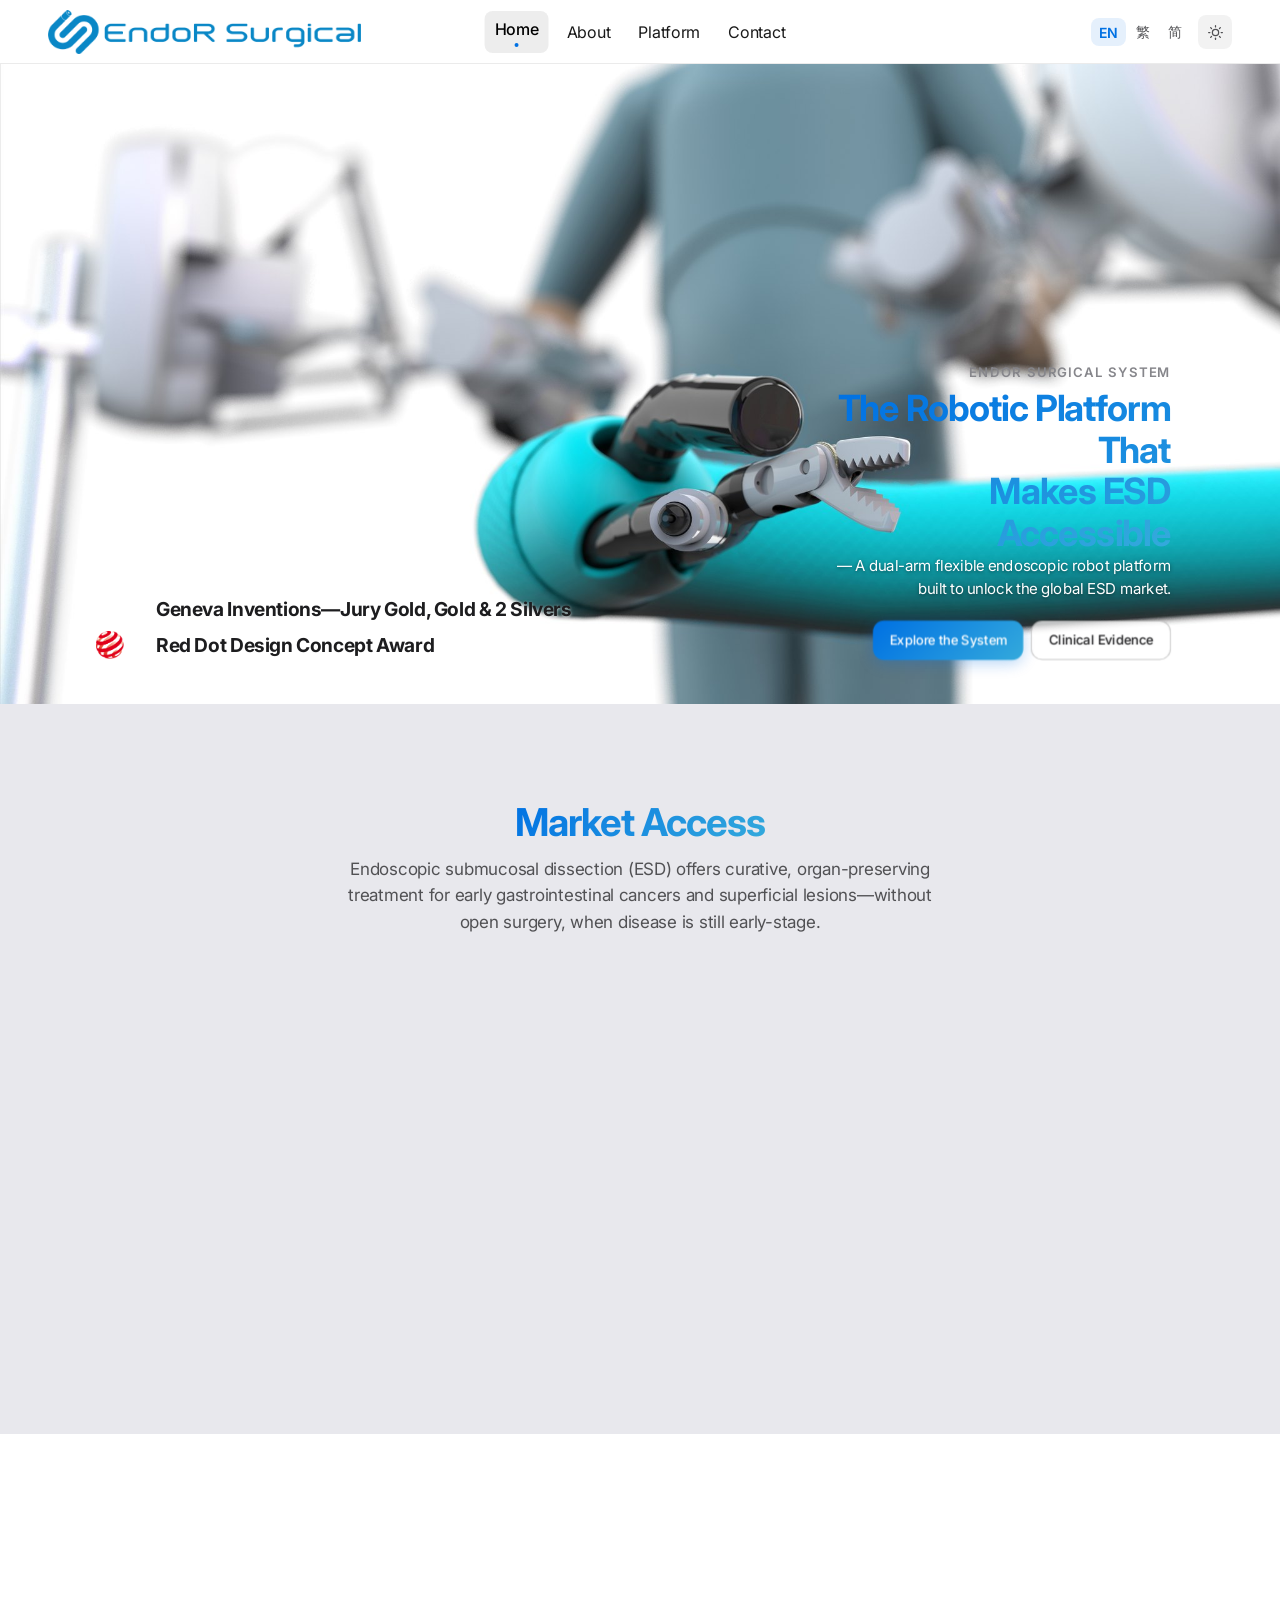
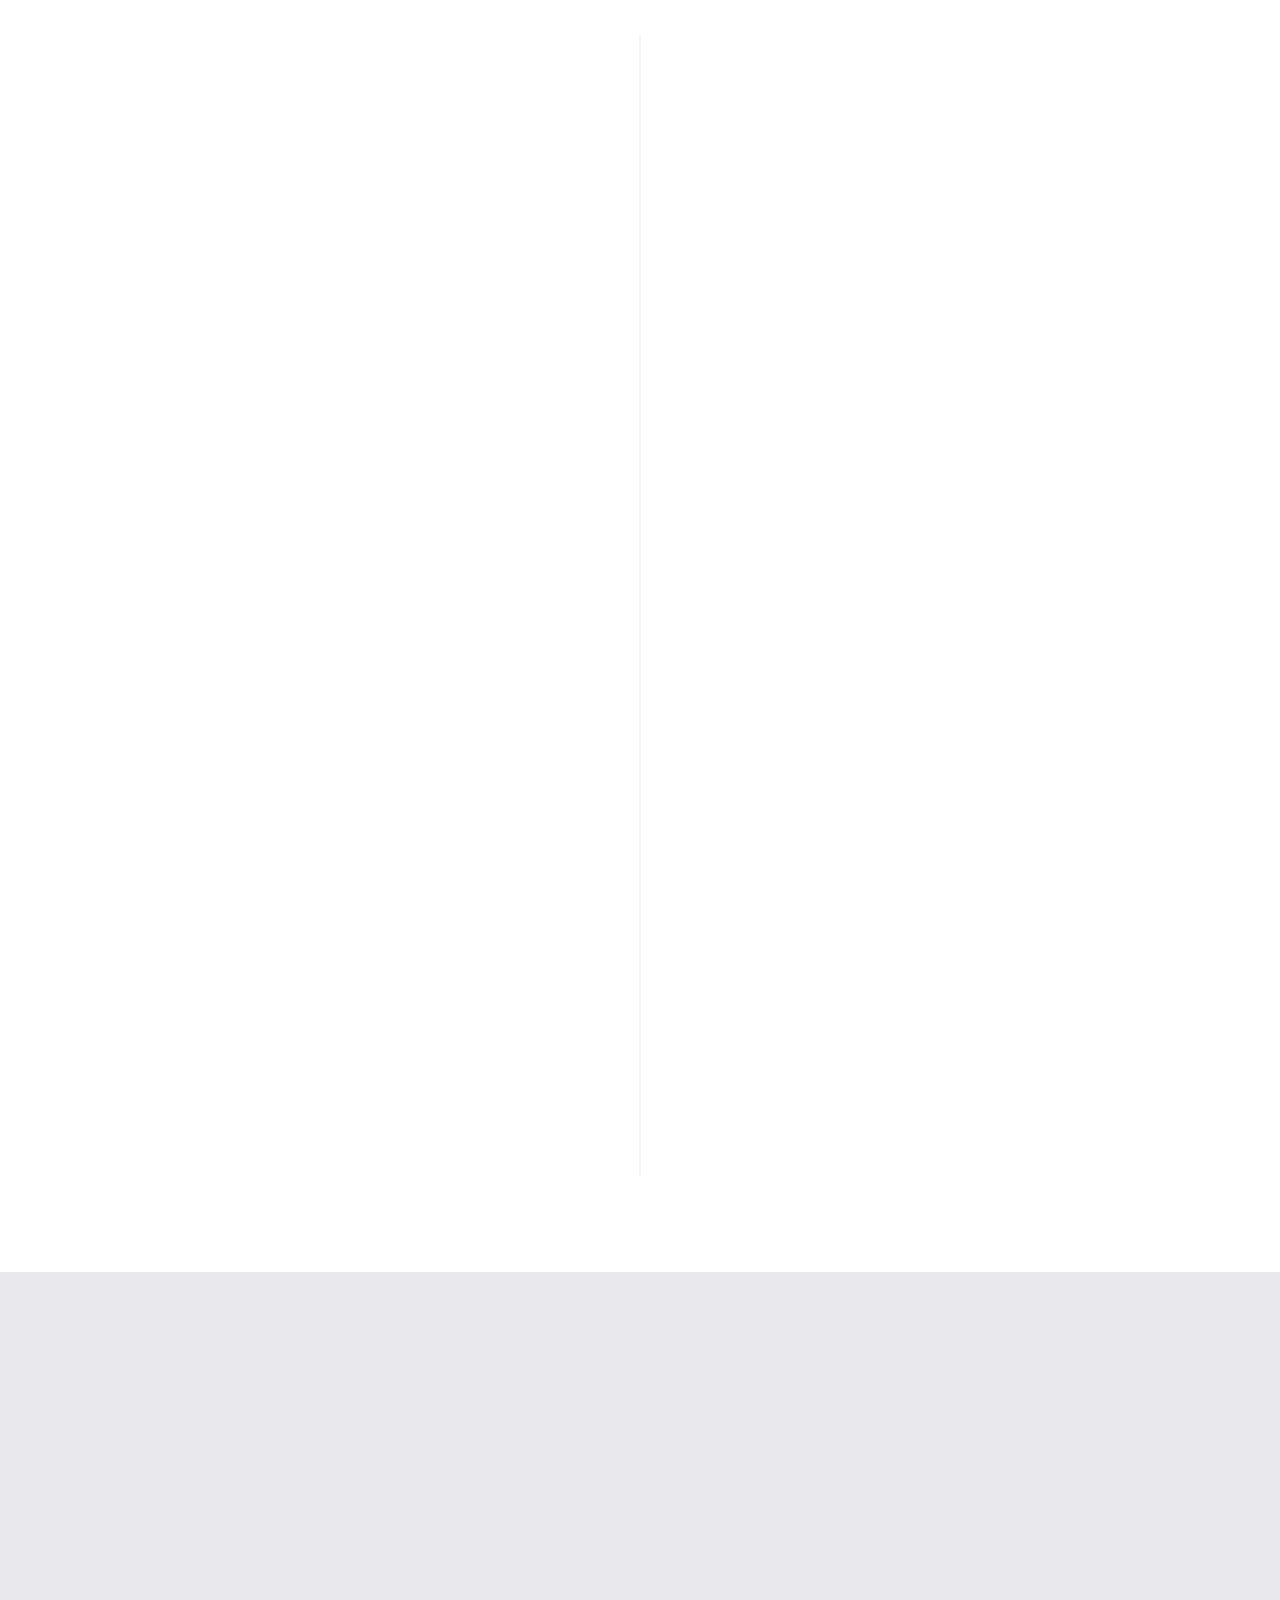
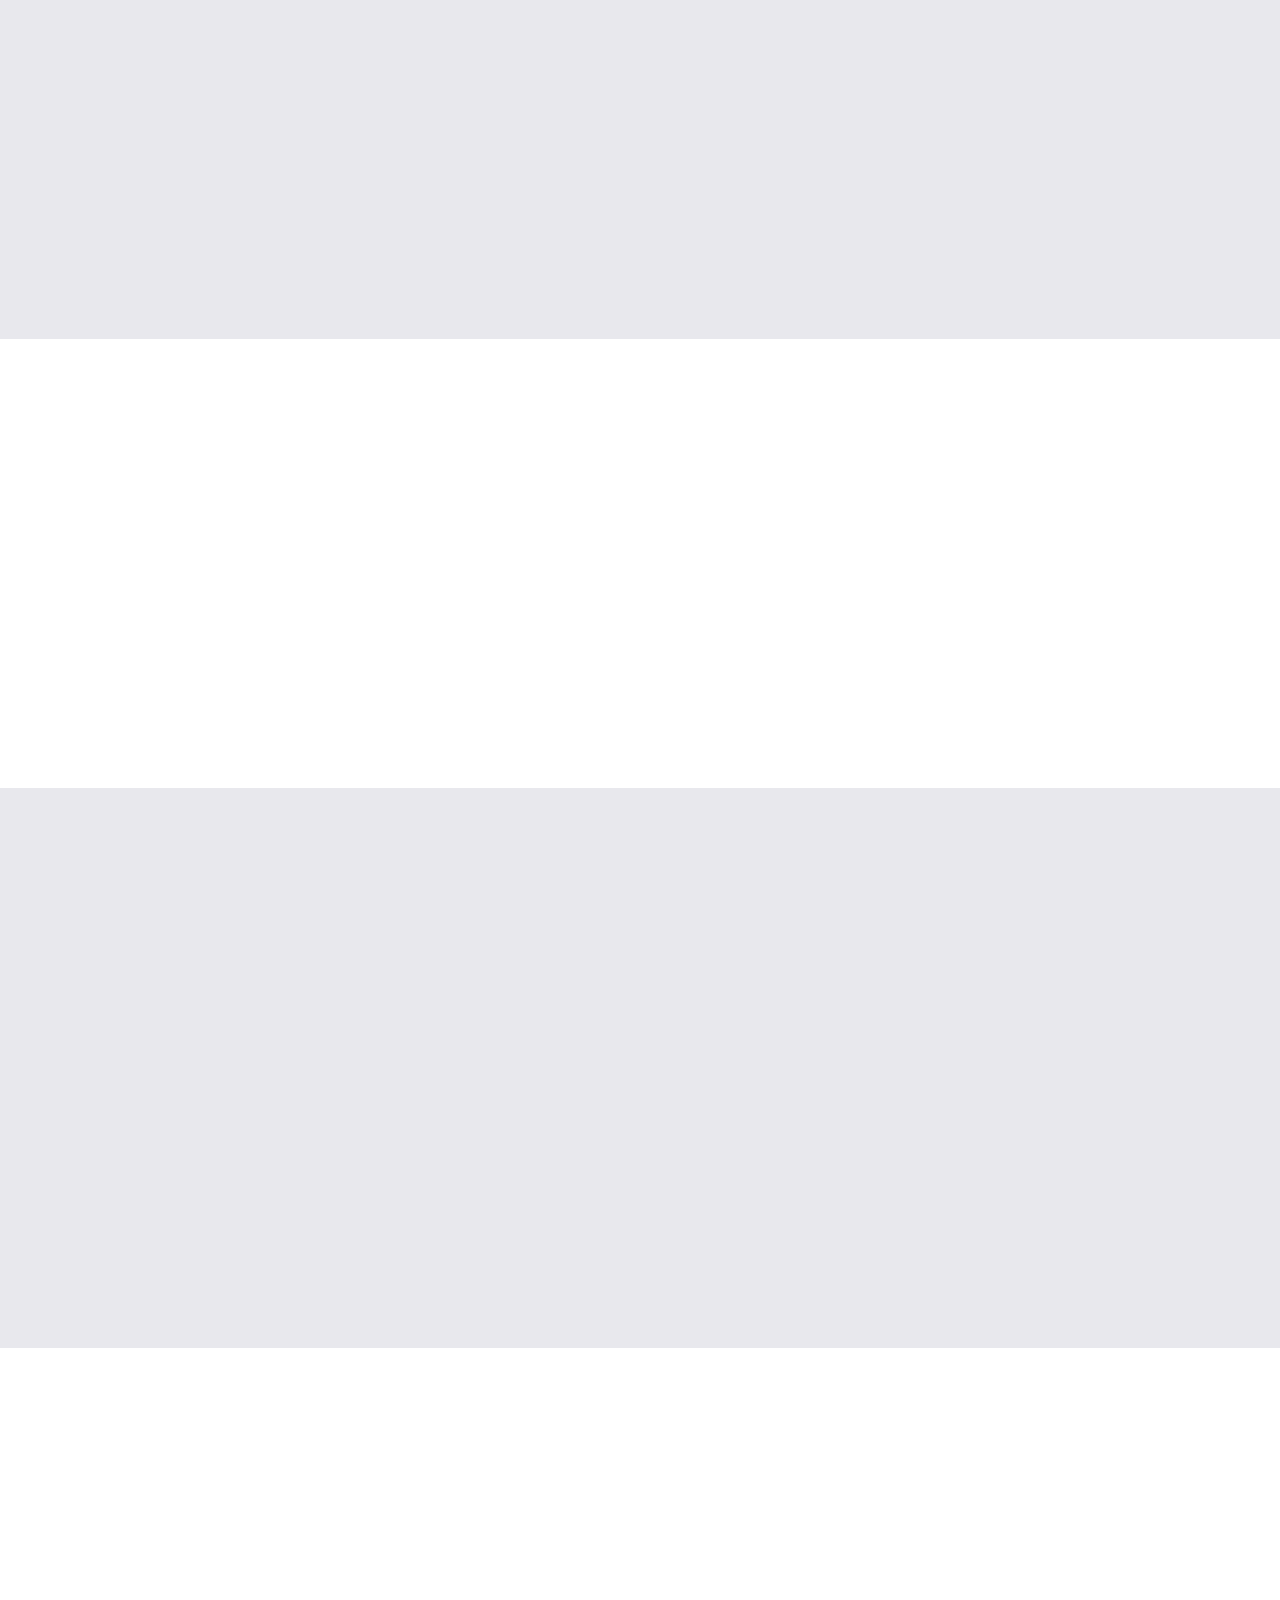
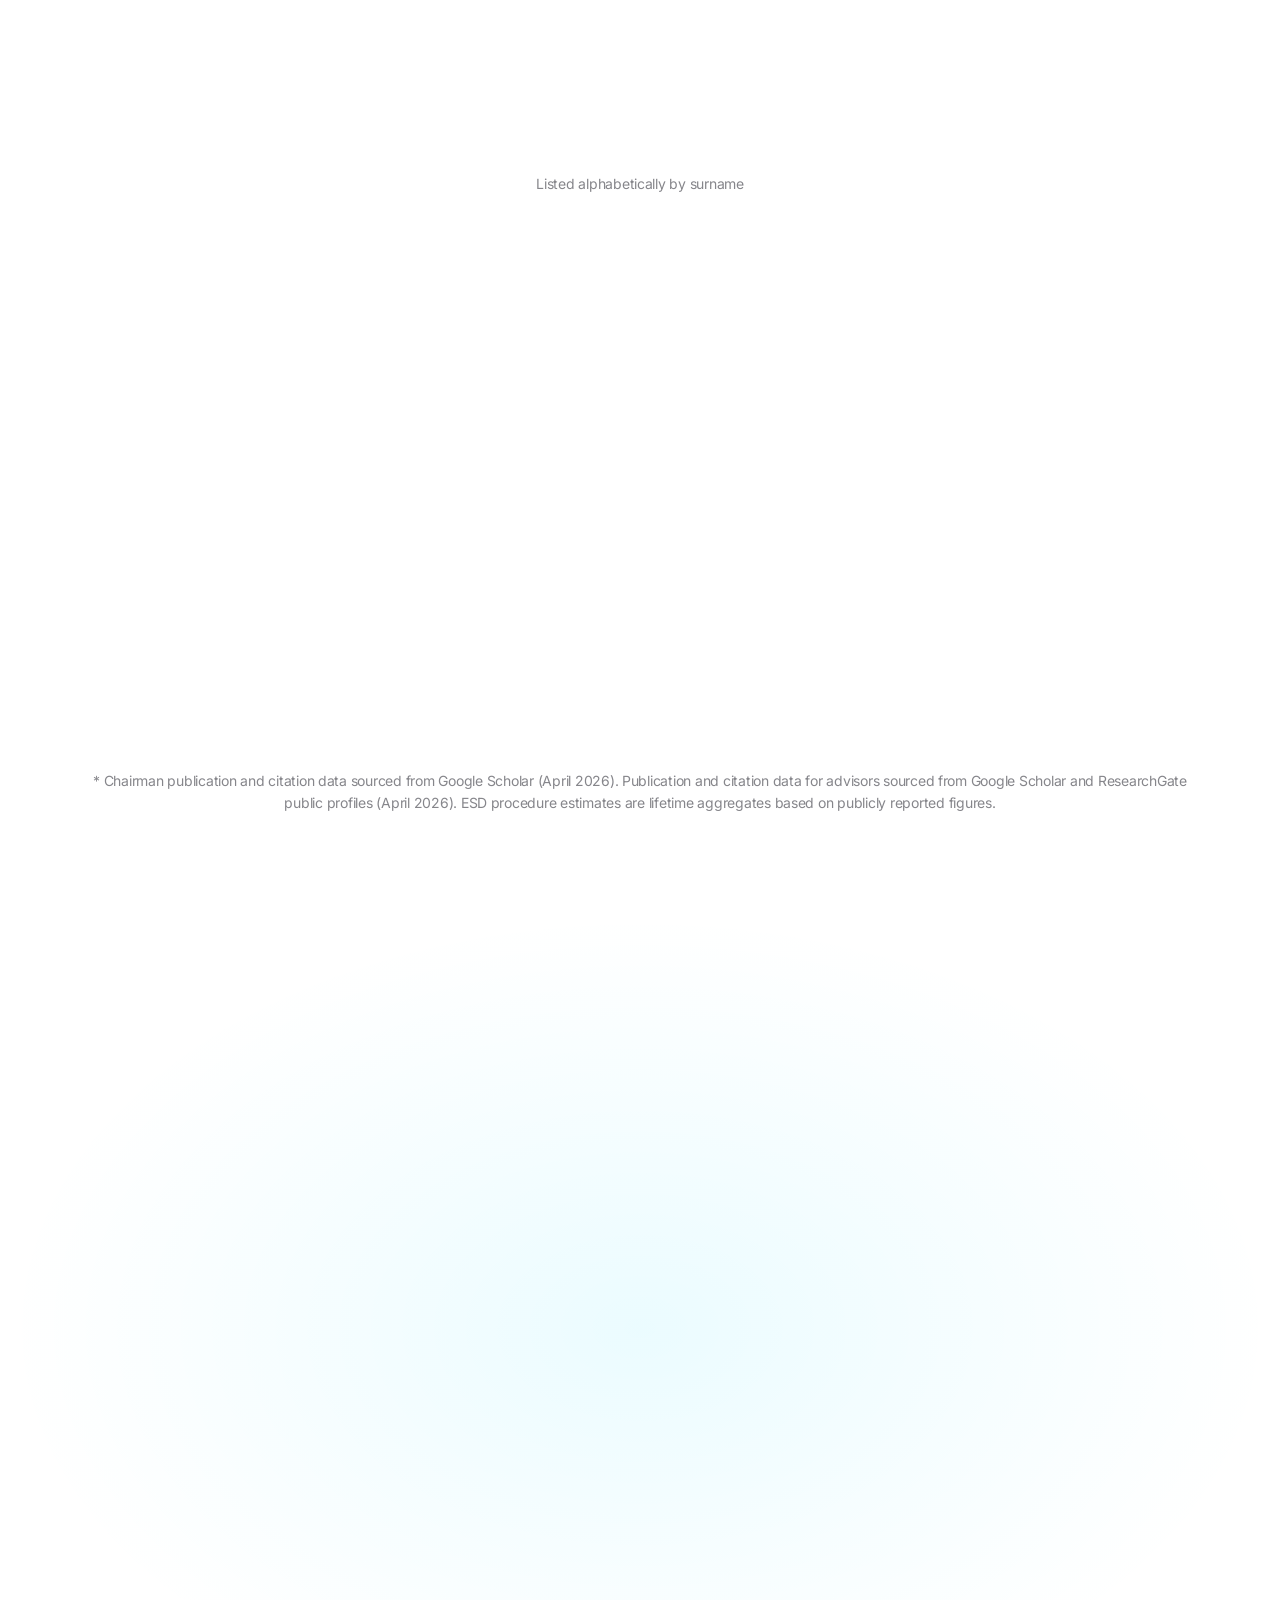
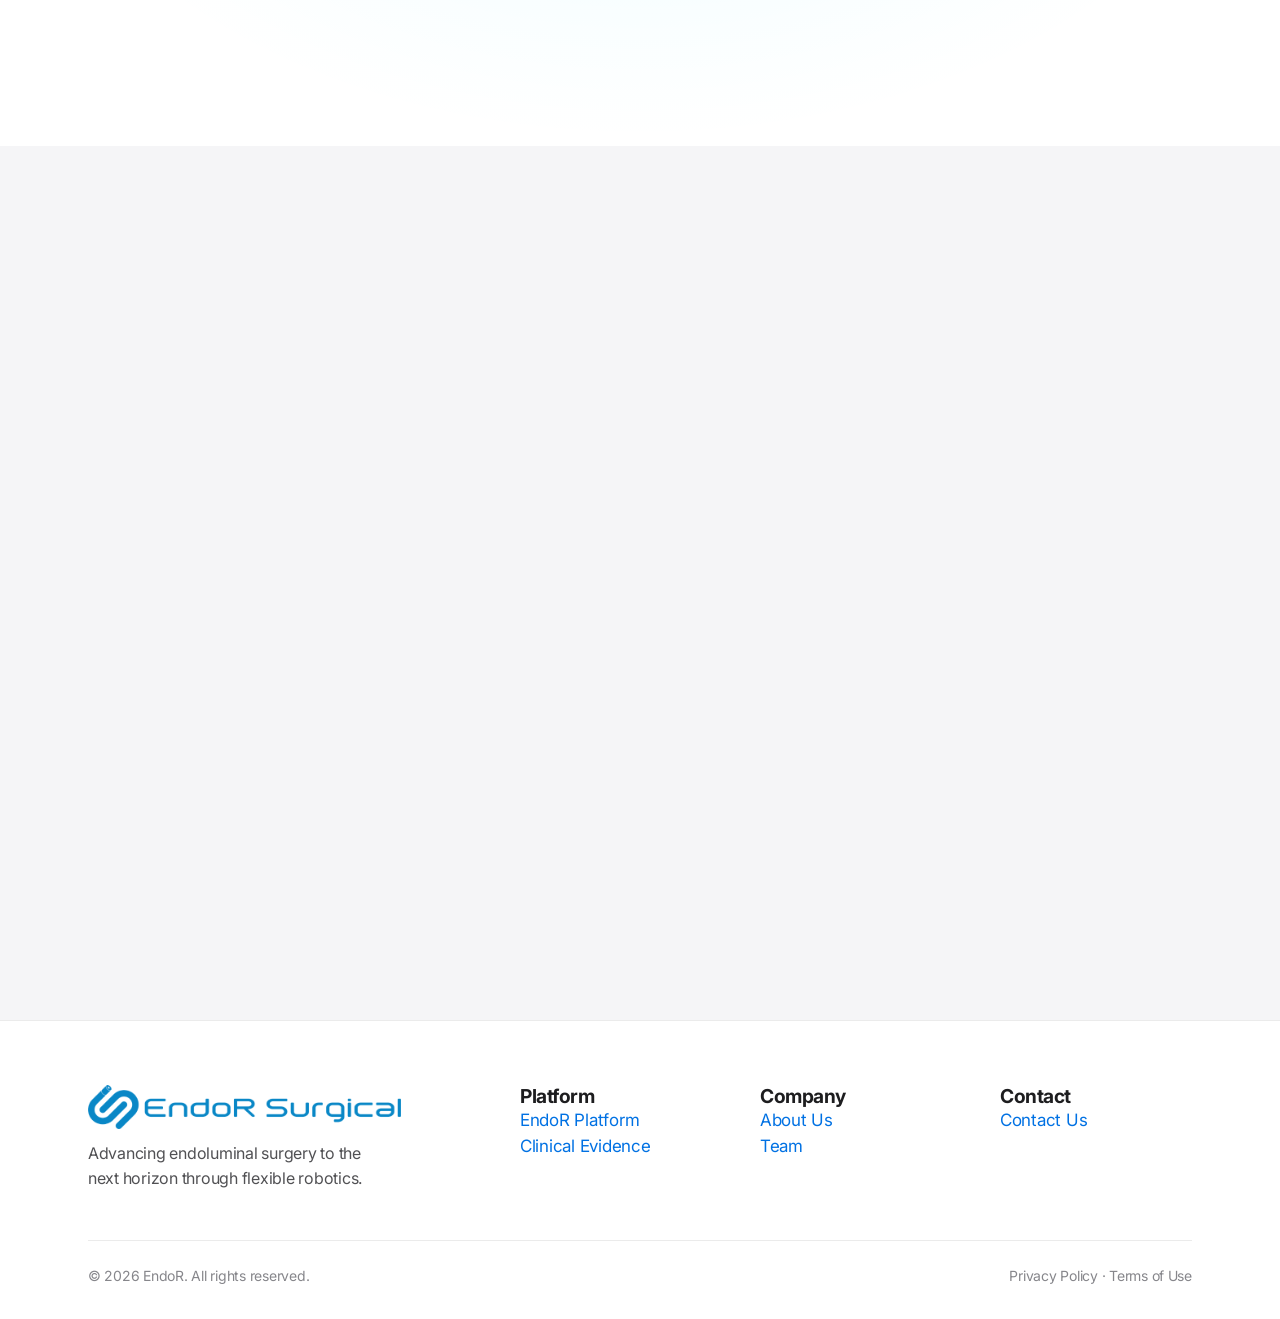
<file: index.html>
<!DOCTYPE html>
<html lang="en" data-theme="light">
<head>
  <meta charset="UTF-8">
  <meta name="viewport" content="width=device-width, initial-scale=1.0">
  <title>EndoR Surgical — Robotic ESD Platform</title>
  <meta name="description" content="EndoR Surgical System — robotic ESD platform developed at CUHK. First-in-human clinical trial completed in July 2026. Seeking investors and clinical partners for global commercialisation.">
  <link rel="preconnect" href="https://fonts.googleapis.com">
  <link rel="preconnect" href="https://fonts.gstatic.com" crossorigin>
  <link rel="stylesheet" href="https://fonts.googleapis.com/css2?family=Inter:wght@300;400;500;600;700;800;900&family=Noto+Sans+TC:wght@300;400;500;700&family=Noto+Sans+SC:wght@300;400;500;700&display=swap">
  <link rel="stylesheet" href="css/style.css?v=42">
  <link rel="stylesheet" href="css/animations.css?v=3">
</head>
<body class="home-page">

  <!-- Navigation -->
  <nav class="nav">
    <div class="nav__inner">
      <a href="index.html" class="nav__logo">
        <img src="img/logos/endor_logo.png" alt="EndoR Surgical" class="nav__logo-img">
      </a>
      <div class="nav__links">
        <a href="index.html" class="nav__link active" data-i18n="nav.home">Home</a>
        <a href="about.html" class="nav__link" data-i18n="nav.about">About</a>
        <a href="platform.html" class="nav__link" data-i18n="nav.services">Platform</a>
        <a href="contact.html" class="nav__link" data-i18n="nav.contact">Contact</a>
      </div>
      <div class="nav__controls">
      <div class="lang-switcher">
        <button class="lang-btn active" data-lang="en">EN</button>
        <button class="lang-btn" data-lang="zh-Hant">繁</button>
        <button class="lang-btn" data-lang="zh-Hans">简</button>
      </div>
      <button class="theme-toggle" aria-label="Toggle theme" title="Toggle light/dark mode">
        <svg class="icon-sun" xmlns="http://www.w3.org/2000/svg" width="16" height="16" viewBox="0 0 24 24" fill="none" stroke="currentColor" stroke-width="2" stroke-linecap="round" stroke-linejoin="round"><circle cx="12" cy="12" r="5"/><line x1="12" y1="1" x2="12" y2="3"/><line x1="12" y1="21" x2="12" y2="23"/><line x1="4.22" y1="4.22" x2="5.64" y2="5.64"/><line x1="18.36" y1="18.36" x2="19.78" y2="19.78"/><line x1="1" y1="12" x2="3" y2="12"/><line x1="21" y1="12" x2="23" y2="12"/><line x1="4.22" y1="19.78" x2="5.64" y2="18.36"/><line x1="18.36" y1="5.64" x2="19.78" y2="4.22"/></svg>
        <svg class="icon-moon" xmlns="http://www.w3.org/2000/svg" width="16" height="16" viewBox="0 0 24 24" fill="none" stroke="currentColor" stroke-width="2" stroke-linecap="round" stroke-linejoin="round"><path d="M21 12.79A9 9 0 1 1 11.21 3 7 7 0 0 0 21 12.79z"/></svg>
      </button>
      </div>
      <button class="nav__hamburger" data-i18n-aria="nav.menu" aria-label="Menu">
        <span></span><span></span><span></span>
      </button>
    </div>
    <div class="nav__mobile">
      <a href="index.html" data-i18n="nav.home">Home</a>
      <a href="about.html" data-i18n="nav.about">About</a>
      <a href="platform.html" data-i18n="nav.services">Platform</a>
      <a href="contact.html" data-i18n="nav.contact">Contact</a>
    </div>
  </nav>

  <main>
  <!-- Hero Section -->
  <section class="hero hero--photo hero--intro" id="hero">
    <!-- Full photo -->
    <div class="hero__photo-wrap">
      <img src="pictures/transport-system-multichannel.jpg"
           srcset="pictures/transport-system-multichannel.jpg 2048w"
           sizes="100vw"
           alt="EndoR integrated platform in clinical use — multi-channel transport system with robotic instrument arms"
           data-i18n-alt="services.prod.imgAlt"
           class="hero__photo-img"
           loading="eager"
           width="2048" height="1152"
           decoding="async">
      <div class="hero__awards-center" aria-label="Awards">
        <h2 class="hero__award-headline">
          <a href="https://www.inventions-geneva.ch/en/home-en/" class="hero__award-link" target="_blank" rel="noopener noreferrer">
            <img src="img/logos/award-geneva.png" alt="International Exhibition of Inventions Geneva" class="hero__award-logo hero__award-logo--geneva" width="200" height="80" decoding="async">
            <span class="hero__award-text" data-i18n="home.hero.awards.geneva">Geneva Inventions—Jury Gold, Gold &amp; 2 Silvers</span>
          </a>
        </h2>
        <h2 class="hero__award-headline">
          <a href="https://www.red-dot.org/project/endor-surgical-system-65778" class="hero__award-link" target="_blank" rel="noopener noreferrer">
            <img src="img/logos/award-reddot.png" alt="Red Dot Design Award" class="hero__award-logo hero__award-logo--reddot" width="56" height="56" decoding="async">
            <span class="hero__award-text" data-i18n="home.hero.awards.reddot">Red Dot Design Concept Award</span>
          </a>
        </h2>
      </div>
      <!-- Overlaid text — bottom right -->
      <div class="hero__photo-caption">
        <h1 class="hero__photo-brand" data-i18n="home.hero.brand">EndoR Surgical System</h1>
        <p class="hero__photo-title" data-i18n="home.hero.title">
          <span class="text-gradient">The Robotic Platform That<br>Makes ESD Accessible</span>
        </p>
        <p class="hero__photo-sub" data-i18n="home.hero.subtitle">— A dual-arm flexible endoscopic robot platform built to unlock the global ESD market.</p>
        <div class="hero__photo-cta">
          <a href="platform.html" class="btn btn--primary" data-i18n="home.hero.cta1">Explore the System</a>
          <a href="platform.html#clinical-evidence" class="btn btn--ghost-white" data-i18n="home.hero.cta2">Clinical Evidence</a>
        </div>
      </div>
    </div>
  </section>

  <!-- Milestones -->
  <section id="market-opportunity">
    <div class="container">
      <div class="text-center" style="margin-bottom: var(--space-2xl);">
        <h2 data-animate="slide-up" data-delay="100" data-i18n="home.mkt.title"><span class="text-gradient">Market Access</span></h2>
        <p class="text-secondary" style="max-width: 600px; margin: var(--space-md) auto 0; font-size: var(--fs-body);" data-animate="blur-in" data-delay="200" data-i18n="home.mkt.desc">Endoscopic submucosal dissection (ESD) offers curative, organ-preserving treatment for early gastrointestinal cancers and superficial lesions—without open surgery, when disease is still early-stage.</p>
      </div>
      <div class="grid grid--3">
        <div class="card" data-animate="slide-up" data-delay="100">
          <h3 class="card__title" data-i18n="home.mkt.c1.title">Market of GI Cancer</h3>
          <p class="card__text" data-i18n="home.mkt.c1.text">An estimated 3.4 million new GI cancer cases arise each year (stomach, colorectum &amp; esophagus combined; GLOBOCAN 2020). In multicentre early gastric cancer data, curative resection was achieved in ~90% of patients, with at least five years of follow-up and favourable cancer-specific survival (<a href="https://doi.org/10.3390/cancers14143311" style="color:var(--color-accent);">Yoshikawa et al., <em>Cancers</em> 2022</a>).</p>
          <p class="card__source" style="font-size: var(--fs-small); color: var(--color-text-tertiary); margin-top: var(--space-sm);" data-i18n="home.mkt.c1.src">GLOBOCAN 2020; Yoshikawa et al., <em>Cancers</em> 2022</p>
        </div>
        <div class="card" data-animate="slide-up" data-delay="200">
          <h3 class="card__title" data-i18n="home.mkt.c3.title">57% Mortality Drop</h3>
          <p class="card__text" data-i18n="home.mkt.c3.text">One-time endoscopic screening cuts upper GI cancer mortality by 57% (Pan et al. Gut 2021). Wider screening uptake and guideline-driven endoscopy volume increase early lesion detection — expanding clinical need for organ-sparing endoscopic resection, including ESD.</p>
          <p class="card__source" style="font-size: var(--fs-small); color: var(--color-text-tertiary); margin-top: var(--space-sm);" data-i18n="home.mkt.c3.src">Pan et al. <em>Gut</em> 2021</p>
        </div>
        <div class="card" data-animate="slide-up" data-delay="300">
          <h3 class="card__title" data-i18n="home.mkt.c2.title">US Push for ESD Reimbursement Code</h3>
          <p class="card__text" data-i18n="home.mkt.c2.text">CMS established dedicated hospital reimbursement (HCPCS C9779) for ESD in 2024, averaging USD 3,649 per case. USPSTF lowered screening age from 50 to 45 in 2021 — adding millions to the eligible population overnight.</p>
          <p class="card__source" style="font-size: var(--fs-small); color: var(--color-text-tertiary); margin-top: var(--space-sm);" data-i18n="home.mkt.c2.src">USPSTF 2021 Final Recommendation &amp; CMS 2024 Payment Policy</p>
        </div>
      </div>
    </div>
  </section>

  <!-- Milestones -->
  <section class="timeline-section">
    <div class="container">
      <div class="text-center" style="margin-bottom: var(--space-3xl);">
        <p class="eyebrow" data-animate="fade-in" data-i18n="home.timeline.eyebrow">Milestones</p>
        <h2 data-animate="slide-down" data-delay="100" data-i18n="home.timeline.title">Pioneering<span class="text-gradient"> Endoluminal Robotics</span></h2>
      </div>
      <div class="timeline">
        <div class="timeline__item" data-animate="slide-right" data-delay="100">
          <span class="timeline__dot" aria-hidden="true"></span>
          <div class="timeline__year">2015</div>
          <p class="timeline__text" data-i18n="home.tm2015">Government funding awarded — endoluminal robotics programme launched at CUHK.</p>
        </div>
        <div class="timeline__item" data-animate="slide-left" data-delay="200">
          <span class="timeline__dot" aria-hidden="true"></span>
          <div class="timeline__year">2019</div>
          <p class="timeline__text" data-i18n="home.tm2019">First prototype of dual-arm flexible endoscopic robotic system completed.</p>
        </div>
        <div class="timeline__item" data-animate="slide-right" data-delay="300">
          <span class="timeline__dot" aria-hidden="true"></span>
          <div class="timeline__year">2020</div>
          <p class="timeline__text" data-i18n="home.tm2020">Multi-Scale Medical Robotics Center (MRC) Programme 1.1 — endoluminal robotics programme funded for 2020–2024.</p>
        </div>
        <div class="timeline__item" data-animate="slide-left" data-delay="400" hidden>
          <span class="timeline__dot" aria-hidden="true"></span>
          <div class="timeline__year">2022</div>
          <p class="timeline__text" data-i18n="home.tm2022">7 provisional patents filed; additional patent applications ongoing.</p>
        </div>
        <div class="timeline__item" data-animate="slide-right" data-delay="500">
          <span class="timeline__dot" aria-hidden="true"></span>
          <div class="timeline__year">2023</div>
          <p class="timeline__text" data-i18n="home.tm2023">Received a Gold Medal with Congratulations of the Jury at the 48th International Exhibition of Inventions of Geneva, and the Red Dot Design Concept Award.</p>
        </div>
        <div class="timeline__item" data-animate="slide-left" data-delay="600">
          <span class="timeline__dot" aria-hidden="true"></span>
          <div class="timeline__year">2024</div>
          <p class="timeline__text" data-i18n="home.tm2024">Next-gen system unveiled and validated in live demonstration. <a href="platform.html#clinical-evidence" style="color:var(--color-accent);">View details</a>.</p>
        </div>
        <div class="timeline__item" data-animate="slide-right" data-delay="700">
          <span class="timeline__dot" aria-hidden="true"></span>
          <div class="timeline__year">2025</div>
          <p class="timeline__text" data-i18n="home.tm2025">Successful application for RAISe+ Stage II public–private financing. Clinical trial approved.</p>
        </div>
        <div class="timeline__item" data-animate="scale-in" data-delay="800">
          <span class="timeline__dot" aria-hidden="true"></span>
          <div class="timeline__year">2026</div>
          <p class="timeline__text" data-i18n="home.tm2026">First-in-human clinical trial completed (July 2026). CUHK Shenzhen Qianhai office inaugurated.</p>
        </div>
      </div>
    </div>
  </section>

  <!-- Company Structure -->
  <section>

    <div class="container">
      <div class="text-center" style="margin-bottom: var(--space-2xl);">
        <p class="eyebrow" data-animate="fade-in" data-i18n="home.str.eyebrow">Strategy &amp; Structure</p>
        <h2 data-animate="slide-up" data-delay="100" data-i18n="home.str.title">Hong Kong Base,<span class="text-gradient"> China and Global Reach</span></h2>
      </div>
      <div class="grid grid--3" style="gap: var(--space-lg); align-items: stretch;">
        <div class="card" data-animate="slide-up" data-delay="100">
          <p class="eyebrow" style="margin-bottom: var(--space-sm);" data-i18n="home.str.c1.eyebrow">Corporate Structure</p>
          <h3 class="card__title" data-i18n="home.str.c1.title">Shenzhen Qianhai</h3>
          <p class="card__text" data-i18n="home.str.c1.text">A Shenzhen Qianhai office supports Greater Bay Area clinical collaboration and regional supply-chain and manufacturing engagement. Corporate structure supports international investment and capital markets access.</p>
        </div>
        <div class="card" data-animate="slide-up" data-delay="200">
          <p class="eyebrow" style="margin-bottom: var(--space-sm);" data-i18n="home.str.c2.eyebrow">GBA Advantage</p>
          <h3 class="card__title" data-i18n="home.str.c2.title">Access to the World's Largest ESD Market</h3>
          <p class="card__text" data-i18n="home.str.c2.text">The Greater Bay Area is one of the world&apos;s largest integrated hubs for medical technology and advanced manufacturing. Direct access to mainland China and APEC hospital networks supports clinical collaboration and adoption at scale, and provides the base from which the platform reaches global markets.</p>
        </div>
        <div class="card" data-animate="slide-up" data-delay="300">
          <p class="eyebrow" style="margin-bottom: var(--space-sm);" data-i18n="home.str.c3.eyebrow">Policy &amp; Funding</p>
          <h3 class="card__title" data-i18n="home.str.c3.title">Hong Kong Innovation Support</h3>
          <p class="card__text" data-i18n="home.str.c3.text">The endoluminal robotics programme is supported by multi-year Hong Kong government research and innovation funding. RAISe+ Stage II programme financing totals HKD 76.2M — a HKD 36.2M government grant plus USD 5M private co-investment — which supported delivery of the first-in-human trial and continues to fund platform maturation and scale-up.</p>
        </div>
      </div>
    </div>
  </section>

  <!-- Team (from former Team page) — above CTA -->
  <div id="team">
    <!-- CEO — Philip Chiu profile appears under Scientific Advisory Board below -->
    <section id="ceo-leadership" class="chairman-hero">
      <div class="container">
        <div class="text-center" style="margin-bottom: var(--space-3xl);">
          <p class="eyebrow" data-animate="fade-in" data-i18n="team.hero.eyebrow">Our Team</p>
          <h2 data-animate="slide-up" data-delay="100" data-i18n="team.hero.title"><span class="text-gradient">World-Class Surgeons &amp; Biomedical Engineers</span></h2>
        </div>
      <div class="chairman-hero__duo chairman-hero__duo--single">

        <!-- CEO -->
        <div class="chairman-hero__inner" data-animate="blur-in" data-delay="150">
          <div class="chairman-hero__photo">
            <img src="pictures/david-wong.jpg" 
                 alt="David Wong Yuk Ming, CEO" 
                 style="width: 160px; height: 160px; border-radius: 50%; object-fit: cover;"
                 loading="lazy"
                 width="160" height="160">
          </div>
          <div class="chairman-hero__content">
            <p class="eyebrow" style="margin-bottom: var(--space-sm);" data-i18n="team.ceo.eyebrow">CEO</p>
            <h2 class="chairman-hero__name">Ir David Wong</h2>
          </div>
        </div>

      </div>
      </div>
    </section>

    <!-- EndoR Team -->
    <section id="endor-team">
      <div class="container">
        <div class="text-center" style="margin-bottom: var(--space-3xl);">
          <p class="eyebrow" data-animate="fade-in" data-i18n="team.endorteam.eyebrow">Founding Team</p>
          <h2 data-animate="slide-up" data-i18n="team.endorteam.title">Meet the <span class="text-gradient">Founders</span></h2>
        </div>
        <div class="grid grid--4">
          <div class="card team-card" data-animate="slide-up" data-delay="100">
            <div class="team-card__avatar" style="padding: 0; overflow: hidden; background: none;" aria-hidden="true">
              <img src="pictures/Professor CHIU Wai Yan Philip.webp"
                   alt="Prof. Philip Wai Yan Chiu"
                   style="width: 100%; height: 100%; object-fit: cover; border-radius: 50%; display: block;"
                   loading="lazy"
                   width="180" height="180">
            </div>
            <h3 class="team-card__name">Prof. Philip Wai Yan Chiu <span class="name-zh" data-i18n="team.chairman.name.zh"></span></h3>
            <p class="team-card__role" data-i18n="team.philip.role">Founding Chairman</p>
          </div>
          <div class="card team-card" data-animate="slide-up" data-delay="125">
            <div class="team-card__avatar" style="padding: 0; overflow: hidden; background: none;" aria-hidden="true">
              <img src="pictures/9_1632715388_1632715431_1632715548.webp" 
                   alt="Prof. Yeung Yam" 
                   style="width: 100%; height: 100%; object-fit: cover; border-radius: 50%; display: block;"
                   loading="lazy"
                   width="180" height="180">
            </div>
            <h3 class="team-card__name">Prof. Yeung Yam <span class="name-zh" data-i18n="team.yam.name.zh"></span></h3>
            <p class="team-card__role" data-i18n="team.yam.role">Mechanical Engineering, Robotics &amp; Automation</p>
          </div>
          <div class="card team-card" data-animate="slide-up" data-delay="150">
            <div class="team-card__avatar" style="padding: 0; overflow: hidden; background: none;" aria-hidden="true">
              <img src="pictures/Yip-Hon-Chi.jpg" 
                   alt="Dr. Hon Chi Yip" 
                   style="width: 100%; height: 100%; object-fit: cover; border-radius: 50%; display: block;"
                   loading="lazy"
                   width="180" height="180">
            </div>
            <h3 class="team-card__name">Dr. Hon Chi Yip <span class="name-zh" data-i18n="team.yip.name.zh"></span></h3>
            <p class="team-card__role" data-i18n="team.yip.role">Clinical Specialist (Surgeon Endoscopist)</p>
          </div>
          <div class="card team-card" data-animate="slide-up" data-delay="200">
            <div class="team-card__avatar" style="padding: 0; overflow: hidden; background: none;" aria-hidden="true">
              <img src="pictures/15_1632976271.webp" 
                   alt="Dr. K.C. Lau" 
                   style="width: 100%; height: 100%; object-fit: cover; border-radius: 50%; display: block;"
                   loading="lazy"
                   width="180" height="180">
            </div>
            <h3 class="team-card__name">Dr. K.C. Lau <span class="name-zh" data-i18n="team.lau.name.zh"></span></h3>
            <p class="team-card__role" data-i18n="team.lau.role">Robotics Engineer</p>
          </div>
        </div>
      </div>
    </section>

    <!-- Advisory Board — normal flow (rich content) -->
    <section id="advisory">
      <div class="container">

        <div class="text-center" style="margin-bottom: var(--space-3xl);">
          <p class="eyebrow" data-animate="fade-in" data-i18n="team.advisory.eyebrow">Global KOL Clinical &amp; Scientific Advisors</p>
          <h2 data-animate="slide-up" data-i18n="team.advisory.title">Scientific <span class="text-gradient">Advisory Board</span></h2>
          <p class="text-secondary" style="max-width: 640px; margin: var(--space-md) auto 0; font-size: var(--fs-body);" data-animate="blur-in" data-delay="100" data-i18n="team.advisory.subtitle">
            World-leading surgeon endoscopists and procedural pioneers — among the highest-volume ESD operators globally.
          </p>
        </div>

        <!-- Combined stats -->
        <div class="advisory-stats">
          <div class="stat" style="text-align: center;" data-animate="scale-in" data-delay="100">
            <div class="stat__number text-gradient">20,000+</div>
            <p class="stat__label" data-i18n="team.advisory.stat1">Est. Combined Endoscopic Procedures</p>
            <p class="stat__source" data-i18n="team.advisory.stat1.src">Lifetime aggregate across advisory board &amp; founding chairman; includes ESD, POEM, EFTR &amp; STER</p>
          </div>
          <div class="stat" style="text-align: center;" data-animate="scale-in" data-delay="200">
            <div class="stat__number text-gradient">2,800+</div>
            <p class="stat__label" data-i18n="team.advisory.stat2">Est. Combined Publications</p>
            <p class="stat__source" data-i18n="team.advisory.stat2.src">Google Scholar / ResearchGate public profiles (April 2026)</p>
          </div>
        </div>

        <p class="text-center text-tertiary" style="font-size: var(--fs-caption); margin: 0 0 var(--space-xl);" data-i18n="team.advisory.sortnote">Listed alphabetically by surname</p>

        <!-- Advisor cards (surname A–Z) -->
        <div class="grid grid--2" style="gap: var(--space-xl);">

          <!-- Chiu -->
          <div class="card advisor-card" data-surname="Chiu" data-animate="slide-up" data-delay="100">
            <div class="team-card__avatar" style="padding: 0; overflow: hidden; background: none;" aria-hidden="true">
              <img src="pictures/Professor CHIU Wai Yan Philip.webp"
                   alt="Prof. Philip Wai Yan Chiu"
                   style="width: 100%; height: 100%; object-fit: cover; border-radius: 50%; display: block;"
                   loading="lazy"
                   width="140" height="140">
            </div>
            <h3 class="advisor-card__name">Prof. Philip Wai Yan Chiu <span class="name-zh" data-i18n="team.chairman.name.zh"></span></h3>
            <p class="advisor-card__title" data-i18n="team.chiuadvisor.title">Founding Chairman · Dean, Faculty of Medicine</p>
            <p class="advisor-card__inst" data-i18n="team.chiuadvisor.role">The Chinese University of Hong Kong</p>
            <div class="advisor-card__pubrow">
              <span class="advisor-card__pubstat text-gradient">318</span>
              <span class="advisor-card__publabel" data-i18n="team.chiuadvisor.pubstat">publications &nbsp;·&nbsp; h-index 67 &nbsp;·&nbsp; 17,000+ citations</span>
            </div>
            <p class="advisor-card__note" data-i18n="team.chiuadvisor.note">
              Surgeon–endoscopist and pioneer of flexible robotic ESD — first in the world to perform the procedure. Led the world&apos;s first robotic gastric ESD (2011) and robotic colorectal ESD (2020); Principal Investigator of the world-first robotic colorectal ESD clinical trial (<em>Chiu PW et al. Endoscopy</em>, 2024).
            </p>
            <div class="chairman-hero__accordion advisor-card__accordion">
              <details class="chairman-hero__awards-details">
                <summary class="chairman-hero__awards-heading" data-i18n="team.chiuadvisor.expand">Full profile &amp; milestones</summary>
                <ul class="chairman-hero__milestones advisor-card__milestones">
                  <li data-i18n="team.chairman.t1">Surgeon Endoscopist</li>
                  <li data-i18n="team.chairman.t2">Dean, Faculty of Medicine, The Chinese University of Hong Kong</li>
                  <li data-i18n="team.chairman.t3">Director, Multi-Scale Medical Robotics Center</li>
                  <li data-i18n="team.chairman.t4">First in the world to perform flexible Robotic ESD</li>
                </ul>
                <p class="advisor-card__subhead" data-i18n="team.chiuadvisor.expertise.eyebrow">Clinical focus</p>
                <ul class="chairman-hero__milestones advisor-card__milestones">
                  <li data-i18n="team.chairman.e1">Upper Gastrointestinal Surgery</li>
                  <li data-i18n="team.chairman.e2">Minimally Invasive and Robotic Surgery</li>
                  <li data-i18n="team.chairman.e3">Endoscopic Surgery</li>
                </ul>
                <div class="chairman-hero__research advisor-card__research">
                  <div class="chairman-hero__stats">
                    <div class="chairman-hero__stat">
                      <span class="chairman-hero__stat-num text-gradient">20+</span>
                      <span class="chairman-hero__stat-label" data-i18n="team.chairman.stat.yrs">Years Experience</span>
                    </div>
                    <div class="chairman-hero__stat">
                      <span class="chairman-hero__stat-num text-gradient">318</span>
                      <span class="chairman-hero__stat-label" data-i18n="team.chairman.stat.pub">Publications*</span>
                    </div>
                    <div class="chairman-hero__stat">
                      <span class="chairman-hero__stat-num text-gradient">17,000+</span>
                      <span class="chairman-hero__stat-label" data-i18n="team.chairman.stat.cit">Citations · h-index 67*</span>
                    </div>
                  </div>
                  <ul class="chairman-hero__milestones advisor-card__milestones">
                    <li data-i18n="team.chairman.m1">World's first robotic gastric ESD (2011)</li>
                    <li data-i18n="team.chairman.m2">World's first robotic colorectal ESD (2020)</li>
                    <li data-i18n="team.chairman.m3">Principal Investigator, world-first robotic colorectal ESD clinical trial (<em>Chiu PW et al. Endoscopy</em>, 2024) — <a href="platform.html#clinical-evidence" style="color:var(--color-accent);">full data on Platform</a></li>
                  </ul>
                </div>
                <div class="chairman-hero__accordion advisor-card__accordion advisor-card__accordion--nested">
                  <details class="chairman-hero__awards-details">
                    <summary class="chairman-hero__awards-heading" data-i18n="team.chairman.awards.label">Awards &amp; Honours</summary>
                    <ul class="chairman-hero__awards-list">
                      <li data-i18n="team.chairman.a1">Karl-Storz Harold Hopkins Golden Telescope Award, The Hamlyn Symposium on Medical Robotics, Imperial College London (2023)</li>
                      <li data-i18n="team.chairman.a2">Honorary Member, European Association for Endoscopic Surgery and other Interventional Techniques (EAES) (2023)</li>
                      <li data-i18n="team.chairman.a3">Gold Medal with Congratulations of the Jury, Gold Medal and 2 Silver Medals, International Exhibition of Inventions of Geneva (2023)</li>
                      <li data-i18n="team.chairman.a4">International Honorary Member, Japan Society of Endoscopic Surgery (JSES) (2021)</li>
                      <li data-i18n="team.chairman.a5">Outstanding Team Award (PWH Endoscopy), Hospital Authority, Hong Kong (2021)</li>
                      <li data-i18n="team.chairman.a6">Bronze Medal, International Exhibition of Inventions of Geneva (2021)</li>
                      <li data-i18n="team.chairman.a7">Spirit of Hong Kong Award on Innovation (2020)</li>
                      <li data-i18n="team.chairman.a8">Gold Medal with Congratulations of the Jury, 47th International Exhibition of Inventions of Geneva (2019)</li>
                      <li data-i18n="team.chairman.a9">JGH Emerging Leader Lectureship Award, Asia Pacific Digestive Week (2016)</li>
                      <li data-i18n="team.chairman.a10">Global Chinese Outstanding Youth Award (2016)</li>
                      <li data-i18n="team.chairman.a11">Outstanding Contribution Award, Chinese Society of Digestive Endoscopy (2015)</li>
                      <li data-i18n="team.chairman.a12">Champion of the World Cup of Endoscopy, American Society for Gastrointestinal Endoscopy (2012)</li>
                      <li data-i18n="team.chairman.a13">Higher Education Outstanding Scientific Research Output Award — Second-class Award in Technological Advancement, Ministry of Education of PRC (2011)</li>
                      <li data-i18n="team.chairman.a14">Research Abstract awarded Best of Digestive Disease Week, United States (2011)</li>
                      <li data-i18n="team.chairman.a15">State Scientific &amp; Technological Progress Award, State Council of PRC (2007)</li>
                    </ul>
                  </details>
                </div>
              </details>
            </div>
          </div>

          <!-- Hwang (temporarily hidden) -->
          <div class="card advisor-card" data-surname="Hwang" data-animate="slide-up" data-delay="150" hidden>
            <div class="team-card__avatar" style="padding: 0; overflow: hidden; background: none;" aria-hidden="true">
              <img src="pictures/Dr. Joo Ha Hwang.jpg"
                   alt="Dr. Joo Ha Hwang"
                   style="width: 100%; height: 100%; object-fit: cover; border-radius: 50%; display: block;"
                   loading="lazy"
                   width="140" height="140">
            </div>
            <h3 class="advisor-card__name">Dr. Joo Ha Hwang</h3>
            <p class="advisor-card__title" data-i18n="team.hwang.title">Fortinet Founders Endowed Professor of Medicine</p>
            <p class="advisor-card__inst" data-i18n="team.hwang.role">Stanford University School of Medicine</p>
            <div class="advisor-card__pubrow">
              <span class="advisor-card__pubstat text-gradient">238</span>
              <span class="advisor-card__publabel" data-i18n="team.hwang.pubstat">publications &nbsp;·&nbsp; h-index 55 &nbsp;·&nbsp; 3,200+ citations</span>
            </div>
            <p class="advisor-card__note" data-i18n="team.hwang.note">
              Chief, Division of Gastroenterology &amp; Hepatology at Stanford; Fortinet Founders Endowed Professor. Leads the GAstric Precancerous conditions Study (GAPS) and focuses on early GI cancer detection and advanced therapeutic endoscopy (including POEM, ESD &amp; EFTR).
            </p>
          </div>

          <!-- Inoue (temporarily hidden) -->
          <div class="card advisor-card" data-surname="Inoue" data-animate="slide-up" data-delay="200" hidden>
            <div class="team-card__avatar" style="padding: 0; overflow: hidden; background: none;" aria-hidden="true">
              <img src="pictures/Prof. Haruhiro Inoue.jpeg"
                   alt="Prof. Haruhiro Inoue"
                   style="width: 100%; height: 100%; object-fit: cover; border-radius: 50%; display: block;"
                   loading="lazy"
                   width="140" height="140">
            </div>
            <h3 class="advisor-card__name">Prof. Haruhiro Inoue <span class="name-zh" data-i18n="team.inoue.name.zh"></span></h3>
            <p class="advisor-card__title" data-i18n="team.inoue.title">Director, Digestive Disease Centre</p>
            <p class="advisor-card__inst" data-i18n="team.inoue.role">Showa University Koto-Toyosu Hospital, Tokyo</p>
            <div class="advisor-card__pubrow">
              <span class="advisor-card__pubstat text-gradient">573</span>
              <span class="advisor-card__publabel" data-i18n="team.inoue.pubstat">research items (ResearchGate)</span>
            </div>
            <p class="advisor-card__note" data-i18n="team.inoue.note">
              Pioneer of POEM — performed the world's first clinical POEM (2008). Director, Digestive Disease Centre at Showa University; former President of the Japan Gastroenterological Endoscopy Society. Crystal Award, ASGE (2006 &amp; 2013); George Berci Lifetime Achievement Award, SAGES (2022).
            </p>
          </div>

          <!-- Reddy (temporarily hidden) -->
          <div class="card advisor-card" data-surname="Reddy" data-animate="slide-up" data-delay="250" hidden>
            <div class="team-card__avatar" style="padding: 0; overflow: hidden; background: none;" aria-hidden="true">
              <img src="pictures/reddy.jpg"
                   alt="Dr. D. Nageshwar Reddy"
                   style="width: 100%; height: 100%; object-fit: cover; border-radius: 50%; display: block;"
                   loading="lazy"
                   width="140" height="140">
            </div>
            <h3 class="advisor-card__name">Dr. D. Nageshwar Reddy</h3>
            <p class="advisor-card__title" data-i18n="team.reddy.title">Chairman &amp; Chief of Gastroenterology</p>
            <p class="advisor-card__inst" data-i18n="team.reddy.role">Asian Institute of Gastroenterology, Hyderabad, India</p>
            <div class="advisor-card__pubrow">
              <span class="advisor-card__pubstat text-gradient">63</span>
              <span class="advisor-card__publabel" data-i18n="team.reddy.pubstat">h-index (Google Scholar) &nbsp;·&nbsp; 20,000+ citations</span>
            </div>
            <p class="advisor-card__note" data-i18n="team.reddy.note">
              Chairman, Asian Institute of Gastroenterology (AIG), Hyderabad; Past President of the World Endoscopy Organization. Recipient of the <strong>Padma Vibhushan 2025</strong> — India&apos;s second-highest civilian honour — recognised for landmark contributions to therapeutic GI endoscopy.
            </p>
          </div>

          <!-- Thompson (temporarily hidden) -->
          <div class="card advisor-card" data-surname="Thompson" data-animate="slide-up" data-delay="300" hidden>
            <div class="team-card__avatar" style="padding: 0; overflow: hidden; background: none;" aria-hidden="true">
              <img src="pictures/chistopherthompson-headshot.jpg"
                   alt="Dr. Christopher C. Thompson"
                   style="width: 100%; height: 100%; object-fit: cover; border-radius: 50%; display: block;"
                   loading="lazy"
                   width="140" height="140">
            </div>
            <h3 class="advisor-card__name">Dr. Christopher C. Thompson</h3>
            <p class="advisor-card__title" data-i18n="team.thompson.title">Professor of Medicine, Harvard Medical School</p>
            <p class="advisor-card__inst" data-i18n="team.thompson.role">Brigham and Women’s Hospital, Boston, MA</p>
            <div class="advisor-card__pubrow">
              <span class="advisor-card__pubstat text-gradient">300+</span>
              <span class="advisor-card__publabel" data-i18n="team.thompson.pubstat">publications &nbsp;·&nbsp; h-index 83</span>
            </div>
            <p class="advisor-card__note" data-i18n="team.thompson.note">
              Pioneer in foregut &amp; bariatric endoscopy — developed TORe and performed first-in-human endoscopic sleeve gastroplasty (ESG) cases. Director of Endoscopy &amp; Therapeutic Endoscopy at Brigham and Women’s Hospital and PI of the Developmental Endoscopy Laboratory, advancing novel endoscopic platforms into clinical practice.
            </p>
          </div>

          <!-- Zhou (temporarily hidden) -->
          <div class="card advisor-card" data-surname="Zhou" data-animate="slide-up" data-delay="350" hidden>
            <div class="team-card__avatar" style="padding: 0; overflow: hidden; background: none;" aria-hidden="true">
              <img src="pictures/Prof. Pinghong Zhou.jpeg"
                   alt="Prof. Pinghong Zhou"
                   style="width: 100%; height: 100%; object-fit: cover; border-radius: 50%; display: block;"
                   loading="lazy"
                   width="140" height="140">
            </div>
            <h3 class="advisor-card__name">Prof. Pinghong Zhou <span class="name-zh" data-i18n="team.zhou.name.zh"></span></h3>
            <p class="advisor-card__title" data-i18n="team.zhou.title">Chief, Endoscopy Center · Vice President, CSDE</p>
            <p class="advisor-card__inst" data-i18n="team.zhou.role">Zhongshan Hospital, Fudan University, Shanghai</p>
            <div class="advisor-card__pubrow">
              <span class="advisor-card__pubstat text-gradient">454</span>
              <span class="advisor-card__publabel" data-i18n="team.zhou.pubstat">research items (ResearchGate) &nbsp;·&nbsp; ~7,870 citations</span>
            </div>
            <p class="advisor-card__note" data-i18n="team.zhou.note">
              Director of the Endoscopy Center at Zhongshan Hospital, Fudan University; a pioneer in advanced endoscopic surgery in China, including ESD, EFTR and POEM. Co-developed STER (submucosal tunneling endoscopic resection) and is recognised internationally for high-volume complex endoluminal procedures.
            </p>
          </div>

        </div><!-- /grid -->

        <p class="text-center text-tertiary" style="font-size: var(--fs-caption); margin-top: var(--space-2xl);" data-i18n="team.advisory.disclaimer">
          * Chairman publication and citation data sourced from Google Scholar (April 2026). Publication and citation data for advisors sourced from Google Scholar and ResearchGate public profiles (April 2026). ESD procedure estimates are lifetime aggregates based on publicly reported figures.
        </p>

      </div>
    </section>
  </div>

  <!-- CTA (sticky center dwell) -->
  <div class="sticky-section sticky-section--cta sticky-section--scroll-dwell">
    <div class="sticky-section__sticky sticky-section__sticky--cta-bg" style="display: flex; align-items: center; justify-content: center;">
      <div class="sticky-section__content sticky-section__content--cta" style="text-align: center;">
        <h2 data-animate="blur-in" style="margin-bottom: var(--space-md); text-align: center;" data-i18n="home.cta.title">
          Interested in<br><span class="text-gradient">Investing or Partnering?</span>
        </h2>
        <div data-animate="blur-in" data-delay="400" class="home-cta-sticky__actions">
          <a href="contact.html" class="btn btn--primary home-cta-sticky__btn" data-i18n="home.cta.btn">Get in Touch</a>
          <a href="platform.html#clinical-evidence" class="btn btn--ghost home-cta-sticky__btn" data-i18n="home.cta.btn2">View Clinical Data</a>
        </div>
      </div>
    </div>
  </div>
  </main>
  <!-- Footer -->
  <div id="site-footer"></div>

  <script src="js/footer.js"></script>
  <script src="js/translations.js"></script>
  <script src="js/i18n.js"></script>
  <script src="js/app.js"></script>
  <script src="js/scroll.js?v=3"></script>
</body>
</html>
</file>
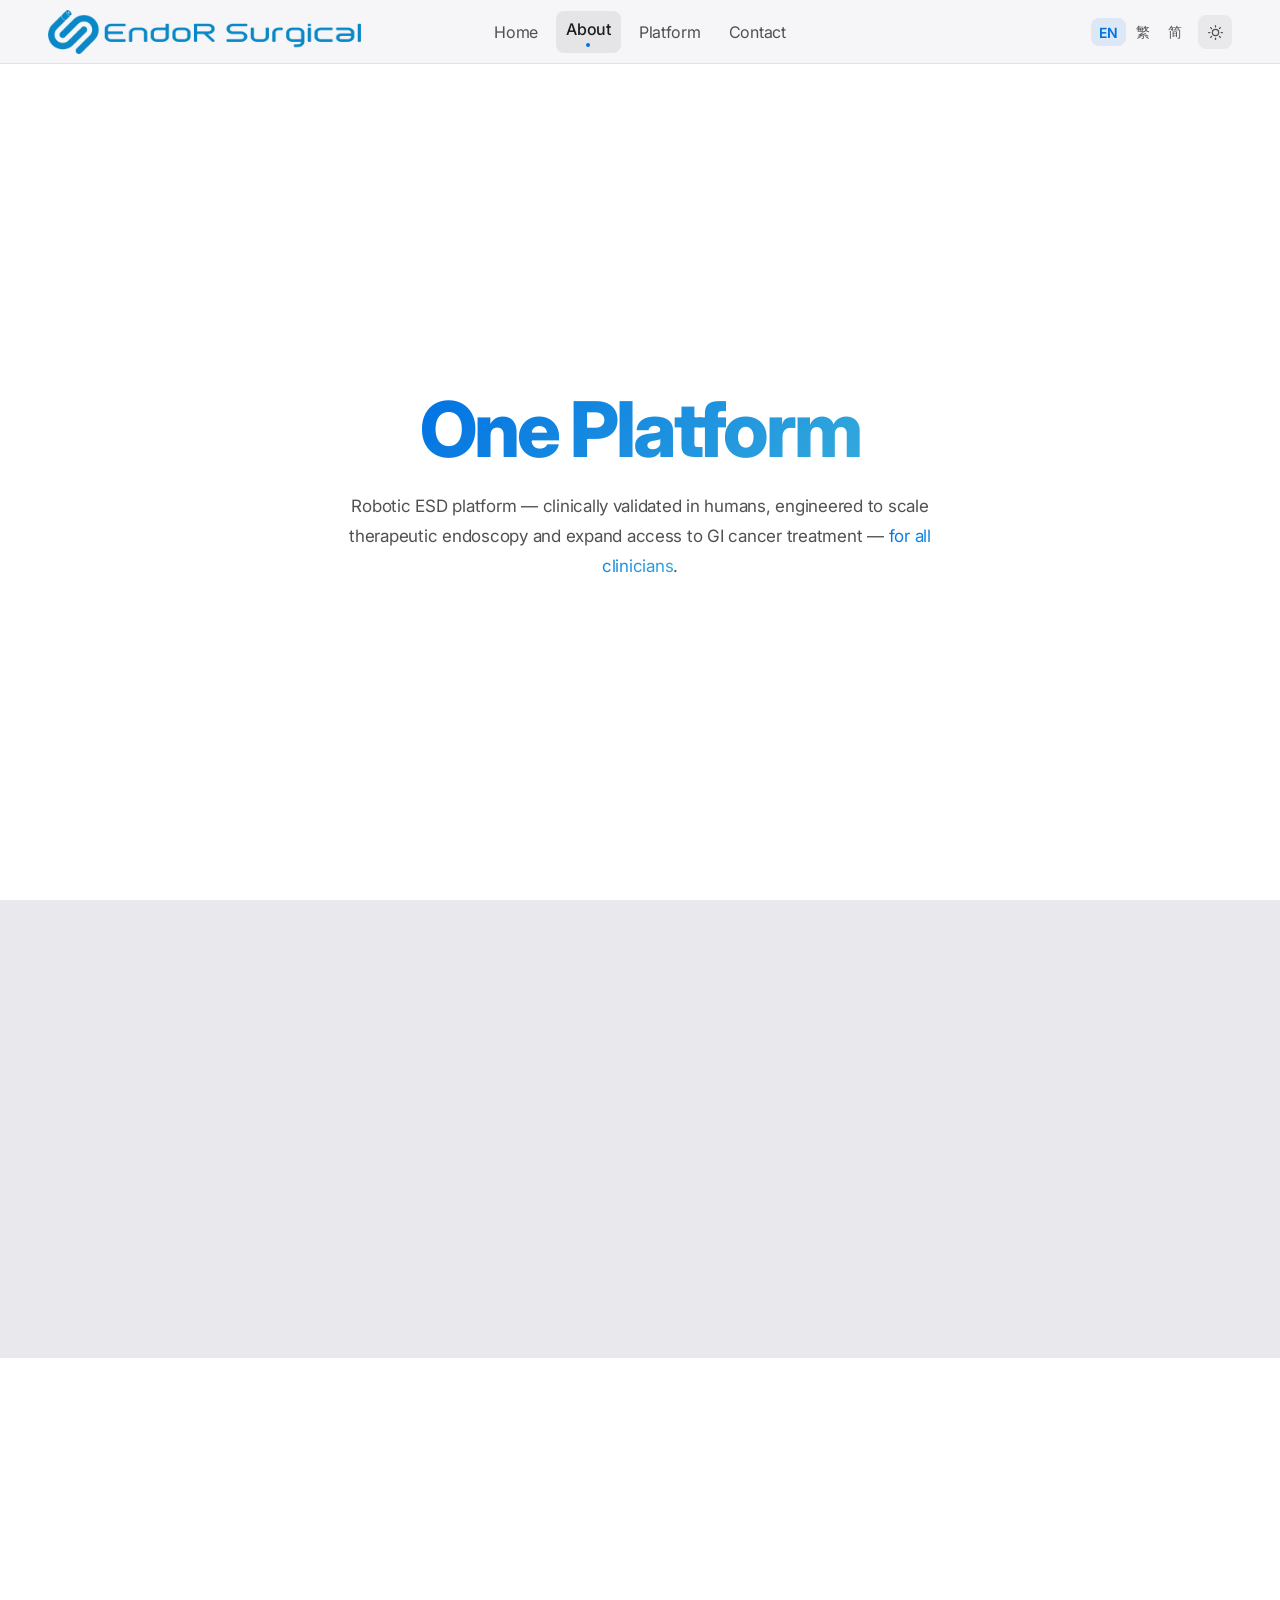
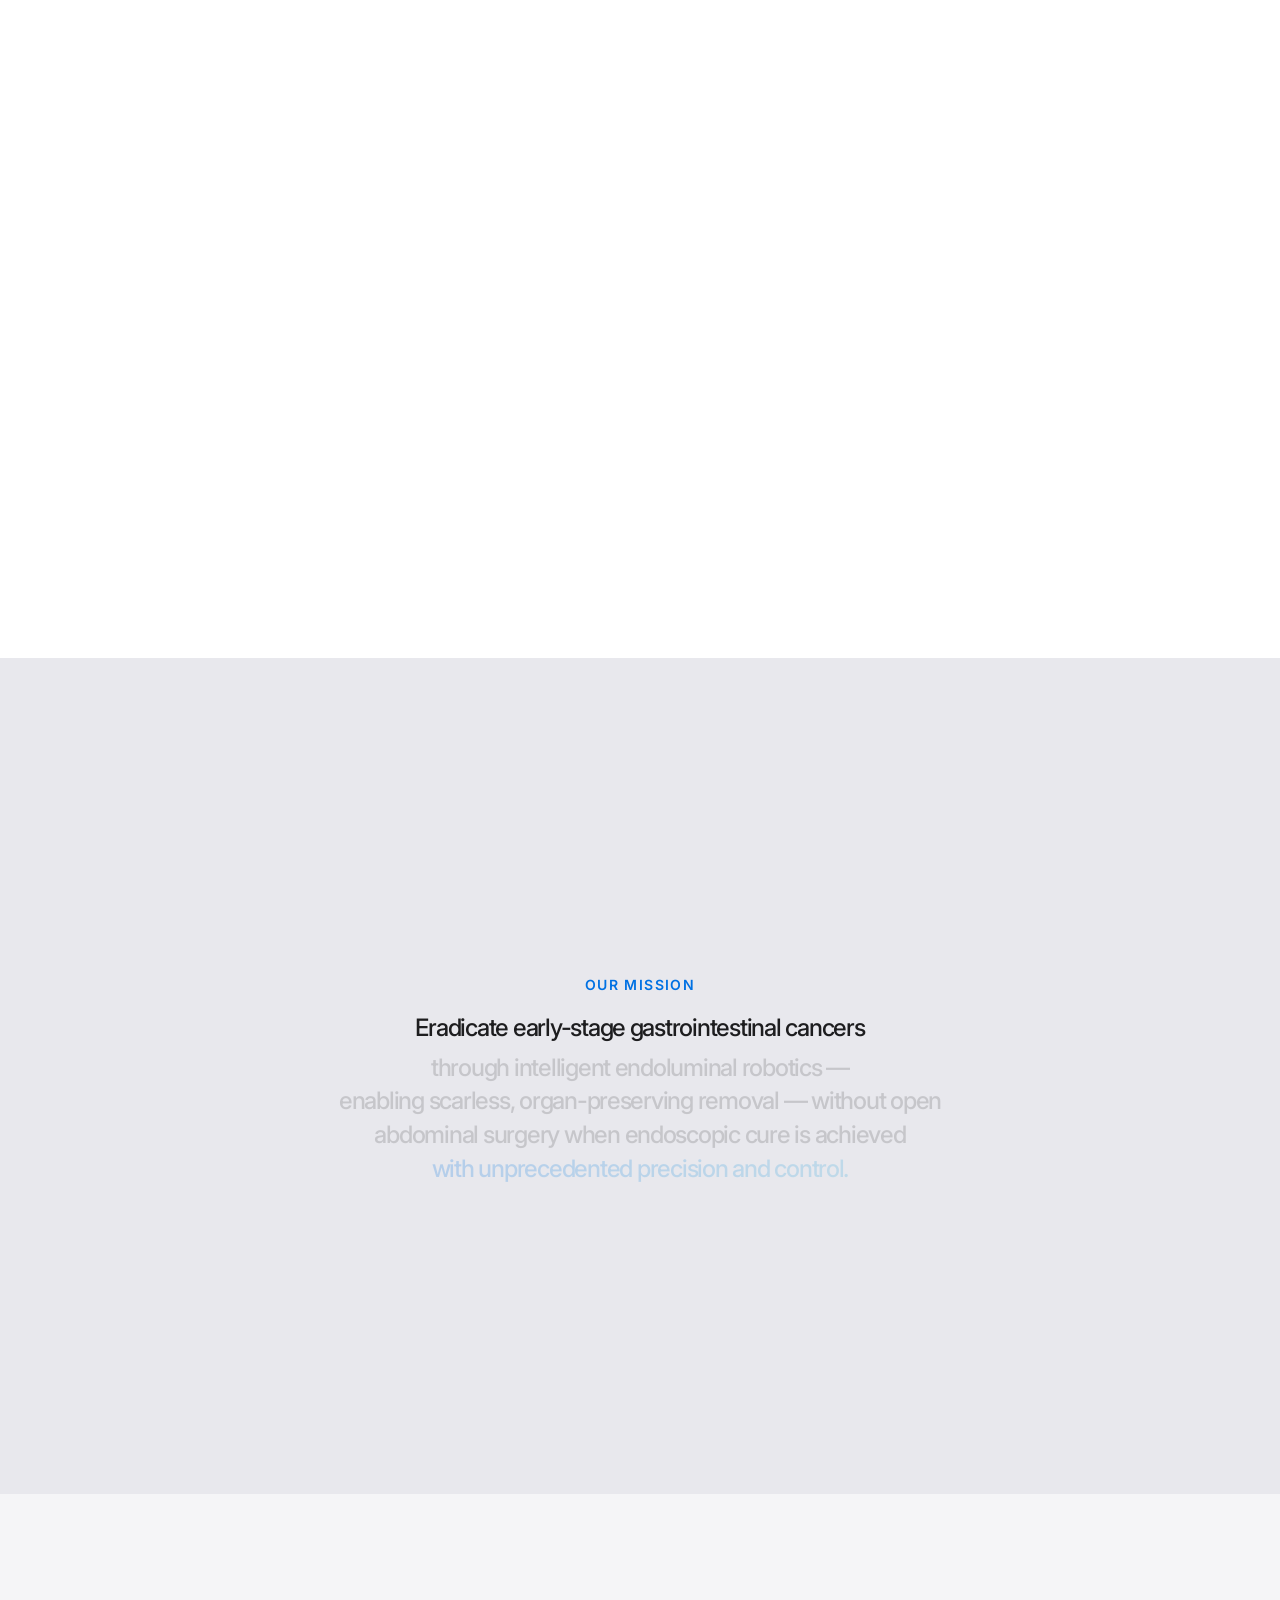
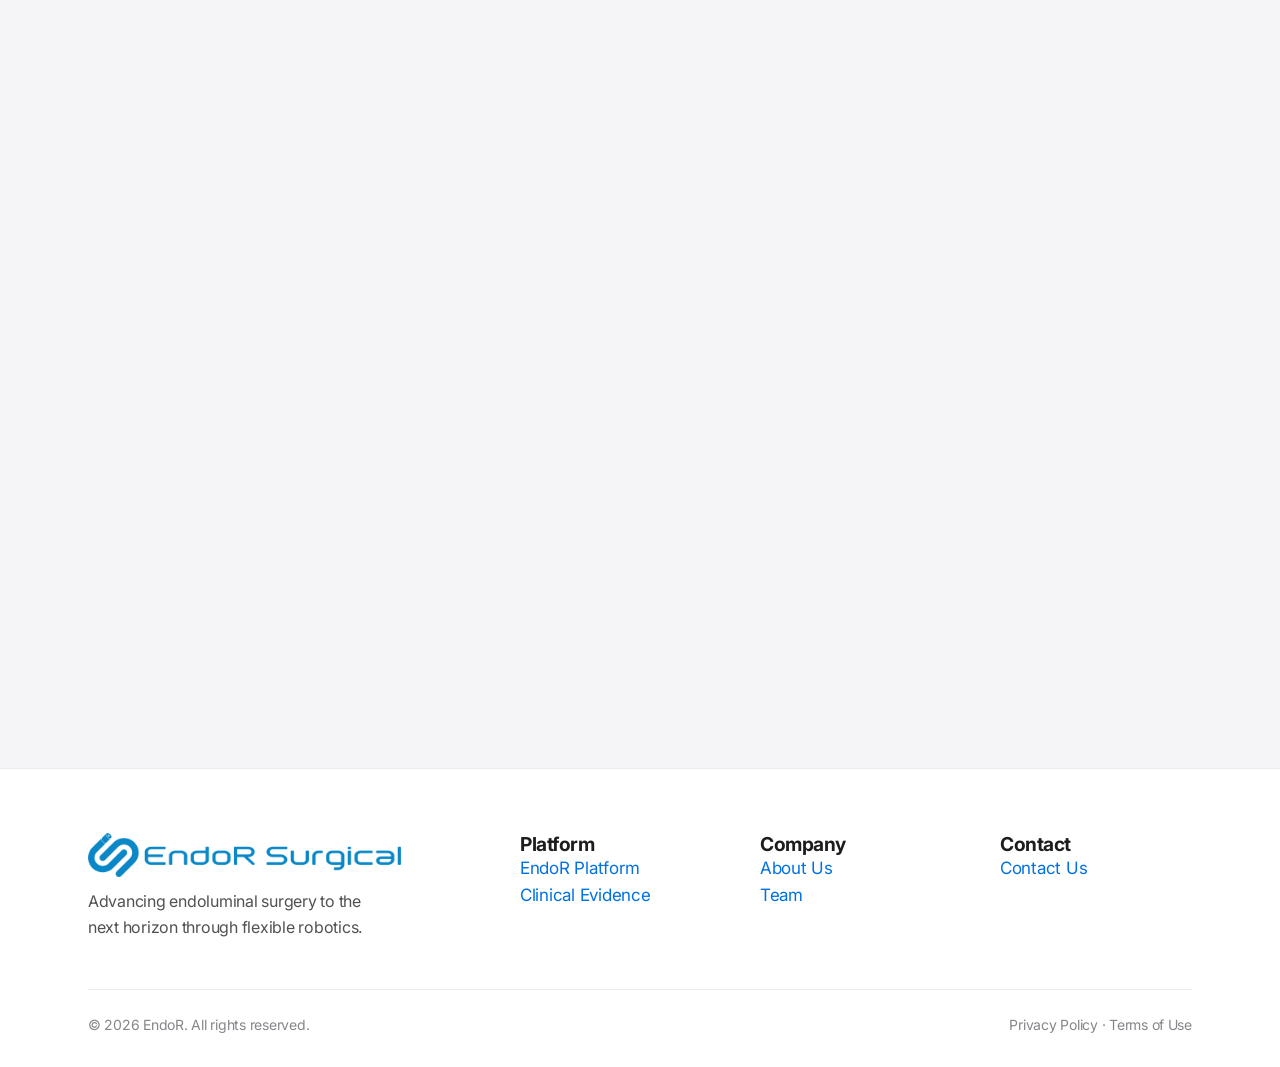
<file: about.html>
<!DOCTYPE html>
<html lang="en" data-theme="light">
<head>
  <meta charset="UTF-8">
  <meta name="viewport" content="width=device-width, initial-scale=1.0">
  <title>About — EndoR Surgical</title>
  <meta name="description" content="EndoR Surgical System — developed at CUHK and the Multi-Scale Medical Robotics Center. Clinical principles, mission, and path to scale.">
  <link rel="preconnect" href="https://fonts.googleapis.com">
  <link rel="preconnect" href="https://fonts.gstatic.com" crossorigin>
  <link rel="stylesheet" href="https://fonts.googleapis.com/css2?family=Inter:wght@300;400;500;600;700;800;900&family=Noto+Sans+TC:wght@300;400;500;700&family=Noto+Sans+SC:wght@300;400;500;700&display=swap">
  <link rel="stylesheet" href="css/style.css?v=42">
  <link rel="stylesheet" href="css/animations.css">
</head>
<body class="about-page">

  <nav class="nav">
    <div class="nav__inner">
      <a href="index.html" class="nav__logo">
        <img src="img/logos/endor_logo.png" alt="EndoR Surgical" class="nav__logo-img">
      </a>
      <div class="nav__links">
        <a href="index.html" class="nav__link" data-i18n="nav.home">Home</a>
        <a href="about.html" class="nav__link active" data-i18n="nav.about">About</a>
        <a href="platform.html" class="nav__link" data-i18n="nav.services">Platform</a>
        <a href="contact.html" class="nav__link" data-i18n="nav.contact">Contact</a>
      </div>
      <div class="nav__controls">
      <div class="lang-switcher">
        <button class="lang-btn active" data-lang="en">EN</button>
        <button class="lang-btn" data-lang="zh-Hant">繁</button>
        <button class="lang-btn" data-lang="zh-Hans">简</button>
      </div>
      <button class="theme-toggle" aria-label="Toggle theme" title="Toggle light/dark mode">
        <svg class="icon-sun" xmlns="http://www.w3.org/2000/svg" width="16" height="16" viewBox="0 0 24 24" fill="none" stroke="currentColor" stroke-width="2" stroke-linecap="round" stroke-linejoin="round"><circle cx="12" cy="12" r="5"/><line x1="12" y1="1" x2="12" y2="3"/><line x1="12" y1="21" x2="12" y2="23"/><line x1="4.22" y1="4.22" x2="5.64" y2="5.64"/><line x1="18.36" y1="18.36" x2="19.78" y2="19.78"/><line x1="1" y1="12" x2="3" y2="12"/><line x1="21" y1="12" x2="23" y2="12"/><line x1="4.22" y1="19.78" x2="5.64" y2="18.36"/><line x1="18.36" y1="5.64" x2="19.78" y2="4.22"/></svg>
        <svg class="icon-moon" xmlns="http://www.w3.org/2000/svg" width="16" height="16" viewBox="0 0 24 24" fill="none" stroke="currentColor" stroke-width="2" stroke-linecap="round" stroke-linejoin="round"><path d="M21 12.79A9 9 0 1 1 11.21 3 7 7 0 0 0 21 12.79z"/></svg>
      </button>
      </div>
      <button class="nav__hamburger" data-i18n-aria="nav.menu" aria-label="Menu">
        <span></span><span></span><span></span>
      </button>
    </div>
    <div class="nav__mobile">
      <a href="index.html" data-i18n="nav.home">Home</a>
      <a href="about.html" data-i18n="nav.about">About</a>
      <a href="platform.html" data-i18n="nav.services">Platform</a>
      <a href="contact.html" data-i18n="nav.contact">Contact</a>
    </div>
  </nav>

  <main>
  <section class="page-hero">
    <div class="page-hero__bg" data-parallax="0.22" aria-hidden="true"></div>
    <div class="container text-center" style="position: relative; z-index: 1;">
      <h1 class="text-hero" data-animate="slide-up" data-delay="100" data-i18n="about.hero.title">
        <span class="text-gradient">One Platform</span>
      </h1>
      <p class="text-secondary" style="font-size: var(--fs-body-lg); max-width: 640px; margin: var(--space-lg) auto 0; line-height: var(--lh-relaxed);" data-animate="blur-in" data-delay="200" data-i18n="about.hero.subtitle">
        Robotic ESD platform — clinically validated in humans, engineered to scale therapeutic endoscopy and expand access to GI cancer treatment — <span class="text-gradient">for all clinicians</span>.
      </p>
    </div>
  </section>

  <section id="gba" class="about-gba">
    <div class="container">
      <div class="text-center" style="max-width: 760px; margin: 0 auto;">
        <p class="eyebrow" data-animate="fade-in" data-i18n="about.gba.eyebrow">Greater Bay Area Company</p>
        <h2 data-animate="slide-up" data-delay="100" data-i18n="about.gba.title">Dual-Hub Strategy — <span class="text-gradient">Hong Kong × Shenzhen</span></h2>
        <p class="about-gba__narrative" data-animate="blur-in" data-delay="125" data-i18n="about.gba.narrative">
          A Greater Bay Area medtech company — <span class="text-gradient">Hong Kong-led research, clinical translation and global access</span>; Shenzhen-backed manufacturing scale, China and global market reach.
        </p>
      </div>
      <p class="text-center text-secondary" style="font-size: var(--fs-body); line-height: var(--lh-relaxed); max-width: 720px; margin: var(--space-2xl) auto 0;" data-animate="blur-in" data-delay="200" data-i18n="about.gba.outro">
        Together, Hong Kong and Shenzhen give EndoR a path from laboratory innovation to clinical adoption in the world&apos;s largest therapeutic endoscopy market.
      </p>
    </div>
  </section>

  <section class="about-principles">
    <div class="container">
      <div class="text-center" style="margin-bottom: var(--space-2xl);">
        <h2 data-animate="slide-up" data-delay="100" style="margin-bottom: var(--space-md);" data-i18n="about.vision.title">
          Principle of <span class="text-gradient">EndoR</span>
        </h2>
        <p class="text-secondary" style="font-size: var(--fs-body-lg); line-height: var(--lh-relaxed); max-width: 720px; margin: var(--space-md) auto 0;" data-animate="blur-in" data-delay="150" data-i18n="about.principles.lead">
          EndoR is engineered to simplify advanced ESD into a stable, safe, repeatable robotic system.
        </p>
      </div>
      <div class="grid grid--3">
          <div class="card" data-animate="slide-up" data-delay="100">
            <div class="text-gradient" style="font-size: var(--fs-h1); font-weight: var(--fw-heavy); line-height: 1; margin-bottom: var(--space-md);">01</div>
            <h3 class="card__title" data-i18n="about.v1.title">Safety — The Adoption Barrier, Solved</h3>
            <p class="card__text" data-i18n="about.v1.text">A dual-arm architecture separates traction from electrosurgical dissection and haemostasis, improving control when fibrosis and submucosal anatomy are unpredictable. Perforation, intra-procedural bleeding, and delayed bleeding are key reasons hospitals cap ESD volume — and submucosal planes can be fibrotic and hard to predict, compounding risk. Robotic stabilisation and controlled traction address those hazards and help more centres offer advanced ESD with confidence.</p>
          </div>
          <div class="card" data-animate="slide-up" data-delay="200">
            <div class="text-gradient" style="font-size: var(--fs-h1); font-weight: var(--fw-heavy); line-height: 1; margin-bottom: var(--space-md);">02</div>
            <h3 class="card__title" data-i18n="about.v2.title">Efficiency</h3>
              <p class="card__text" data-i18n="about.v2.text">Steadier robotic traction and more controlled dissection help shorten procedure time and reduce unnecessarily prolonged, high-risk attempts when submucosal planes are difficult — without asking centres to rebuild their ESD service from scratch.</p>
          </div>
          <div class="card" data-animate="slide-up" data-delay="300">
            <div class="text-gradient" style="font-size: var(--fs-h1); font-weight: var(--fw-heavy); line-height: 1; margin-bottom: var(--space-md);">03</div>
            <h3 class="card__title" data-i18n="about.v3.title">Ease of Use</h3>
            <p class="card__text" data-i18n="about.v3.text">A stable robotic workflow lowers reliance on assistant-held traction and accessory juggling, so experienced teams can onboard colleagues and run advanced ESD more consistently across sites.</p>
          </div>
        </div>
    </div>
  </section>

  <!-- Mission Sticky (grey band — alternates with white principles above) -->
  <div class="sticky-section sticky-section--pull-up sticky-section--scroll-dwell about-page--mission-band">
    <div class="sticky-section__sticky">
      <div class="sticky-section__content sticky-section__content--mission">
        <p class="eyebrow mission-sticky__eyebrow" data-i18n="home.mission.eyebrow">Our Mission</p>
        <h2 class="mission-sticky__headline">
          <span class="sticky-text-line" data-i18n="home.mission.line1">Eradicate early-stage gastrointestinal cancers</span>
          <span class="sticky-text-line" data-i18n="home.mission.line2">through intelligent endoluminal robotics —</span>
          <span class="sticky-text-line" data-i18n="home.mission.line3">enabling scarless, organ-preserving removal — without open abdominal surgery when endoscopic cure is achieved</span>
          <span class="sticky-text-line" data-i18n="home.mission.line4"><span class="text-gradient">with unprecedented precision and control.</span></span>
        </h2>
      </div>
    </div>
  </div>

  <!-- Vision Sticky (grey band — alternates with white mission above) -->
  <!-- (removed) Vision Sticky block -->

  </main>
  <div id="site-footer"></div>

  <script src="js/footer.js"></script>
  <script src="js/translations.js"></script>
  <script src="js/i18n.js"></script>
  <script src="js/app.js"></script>
  <script src="js/scroll.js?v=3"></script>
</body>
</html>
</file>
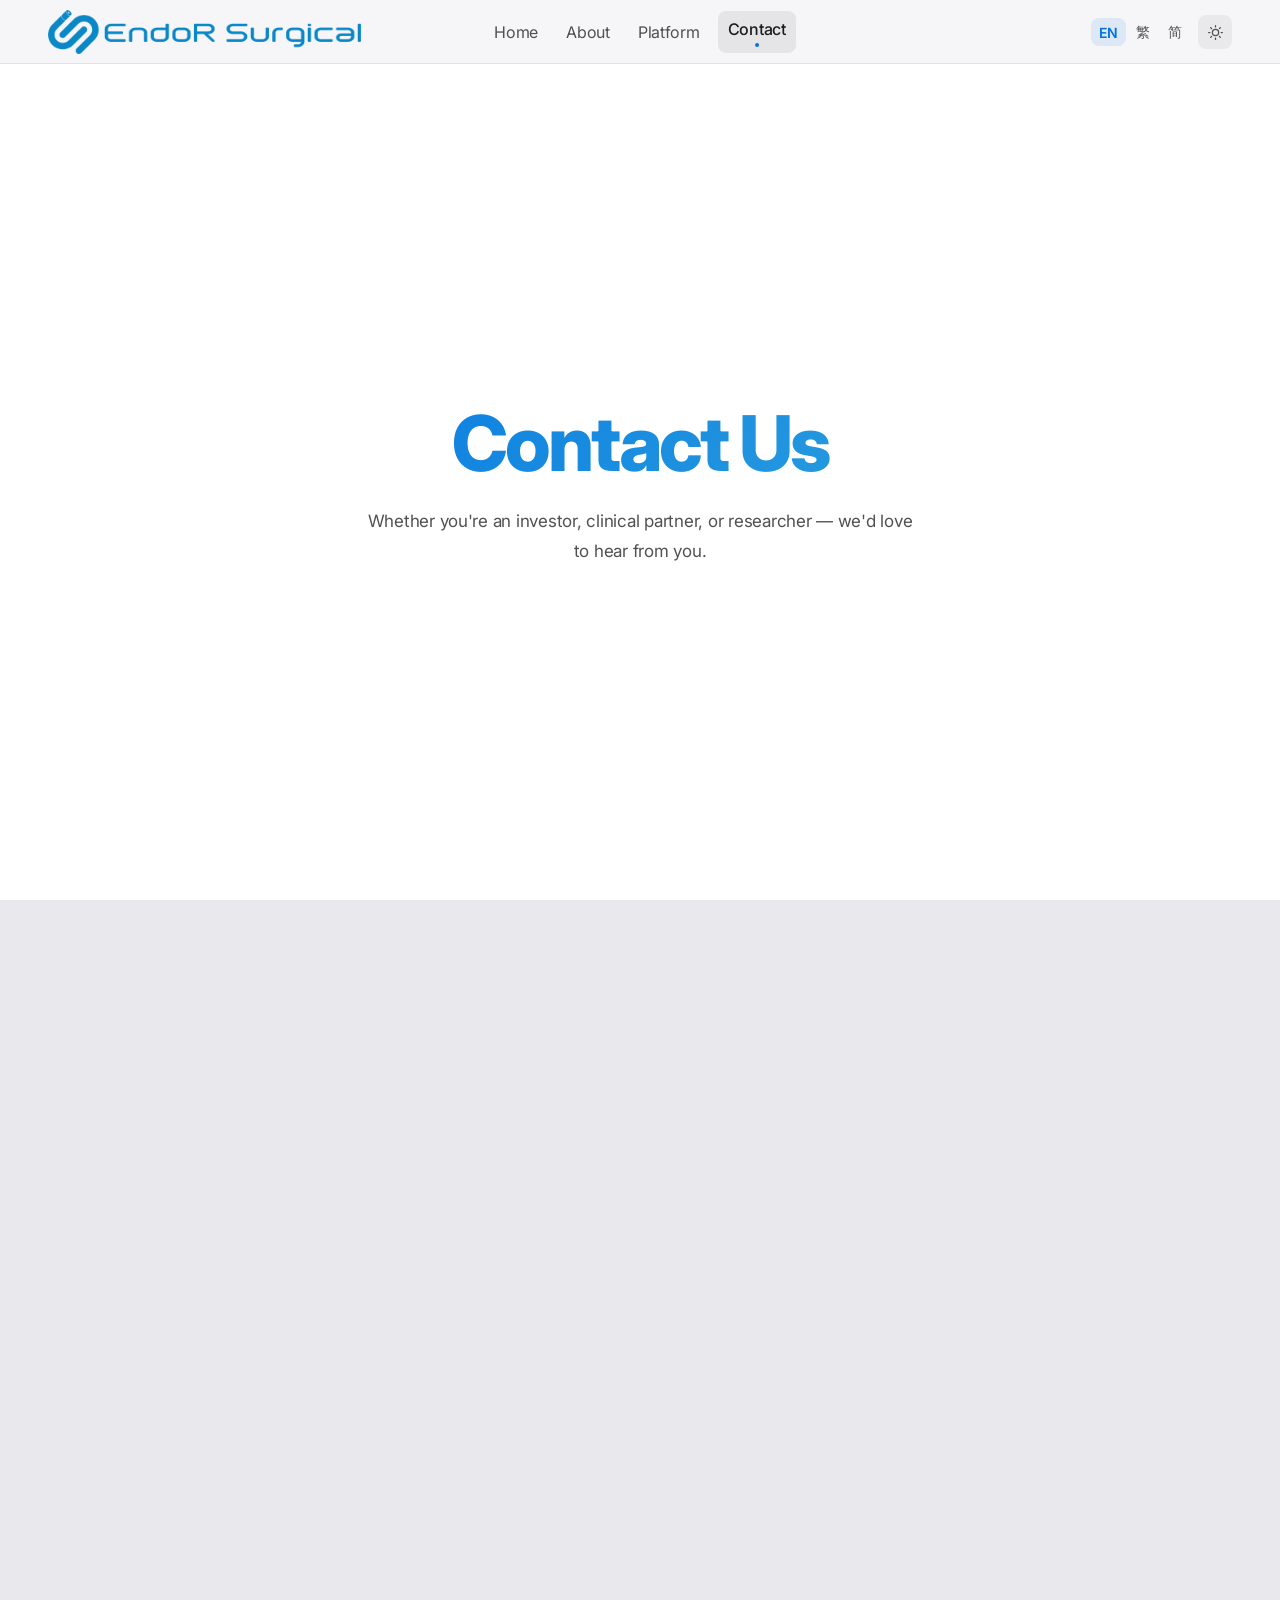
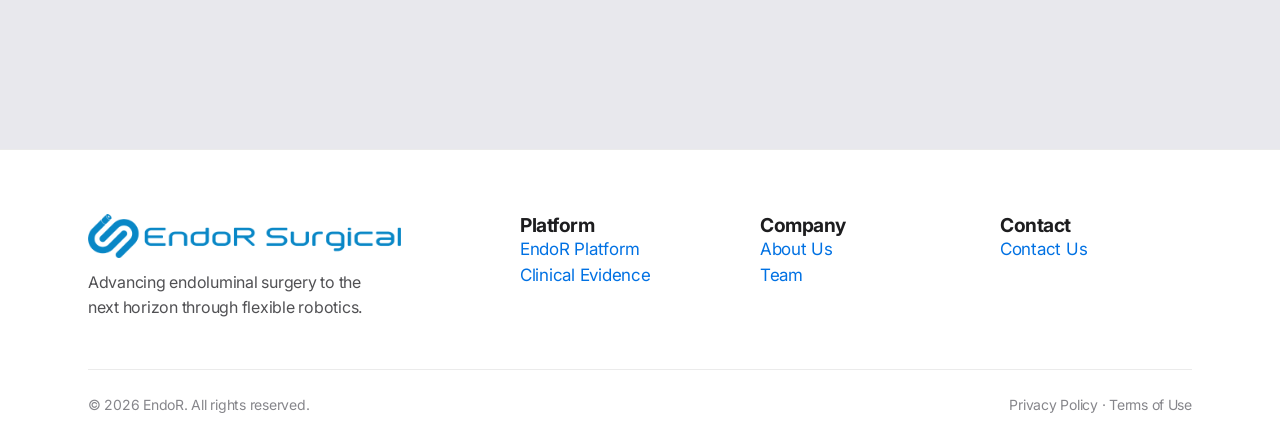
<file: contact.html>
<!DOCTYPE html>
<html lang="en" data-theme="light">
<head>
  <meta charset="UTF-8">
  <meta name="viewport" content="width=device-width, initial-scale=1.0">
  <title>Contact — EndoR Surgical</title>
  <meta name="description" content="Contact EndoR: product enquiries, technical partnerships and clinical trial discussions.">
  <link rel="preconnect" href="https://fonts.googleapis.com">
  <link rel="preconnect" href="https://fonts.gstatic.com" crossorigin>
  <link rel="stylesheet" href="https://fonts.googleapis.com/css2?family=Inter:wght@300;400;500;600;700;800;900&family=Noto+Sans+TC:wght@300;400;500;700&family=Noto+Sans+SC:wght@300;400;500;700&display=swap">
  <link rel="stylesheet" href="css/style.css?v=42">
  <link rel="stylesheet" href="css/animations.css">
</head>
<body>

  <nav class="nav">
    <div class="nav__inner">
      <a href="index.html" class="nav__logo"><img src="img/logos/endor_logo.png" alt="EndoR Surgical" class="nav__logo-img"></a>
      <div class="nav__links">
        <a href="index.html" class="nav__link" data-i18n="nav.home">Home</a>
        <a href="about.html" class="nav__link" data-i18n="nav.about">About</a>
        <a href="platform.html" class="nav__link" data-i18n="nav.services">Platform</a>
        <a href="contact.html" class="nav__link active" data-i18n="nav.contact">Contact</a>
      </div>
      <div class="nav__controls">
      <div class="lang-switcher">
        <button class="lang-btn active" data-lang="en">EN</button>
        <button class="lang-btn" data-lang="zh-Hant">繁</button>
        <button class="lang-btn" data-lang="zh-Hans">简</button>
      </div>
      <button class="theme-toggle" aria-label="Toggle theme" title="Toggle light/dark mode">
        <svg class="icon-sun" xmlns="http://www.w3.org/2000/svg" width="16" height="16" viewBox="0 0 24 24" fill="none" stroke="currentColor" stroke-width="2" stroke-linecap="round" stroke-linejoin="round"><circle cx="12" cy="12" r="5"/><line x1="12" y1="1" x2="12" y2="3"/><line x1="12" y1="21" x2="12" y2="23"/><line x1="4.22" y1="4.22" x2="5.64" y2="5.64"/><line x1="18.36" y1="18.36" x2="19.78" y2="19.78"/><line x1="1" y1="12" x2="3" y2="12"/><line x1="21" y1="12" x2="23" y2="12"/><line x1="4.22" y1="19.78" x2="5.64" y2="18.36"/><line x1="18.36" y1="5.64" x2="19.78" y2="4.22"/></svg>
        <svg class="icon-moon" xmlns="http://www.w3.org/2000/svg" width="16" height="16" viewBox="0 0 24 24" fill="none" stroke="currentColor" stroke-width="2" stroke-linecap="round" stroke-linejoin="round"><path d="M21 12.79A9 9 0 1 1 11.21 3 7 7 0 0 0 21 12.79z"/></svg>
      </button>
      </div>
      <button class="nav__hamburger" data-i18n-aria="nav.menu" aria-label="Menu"><span></span><span></span><span></span></button>
    </div>
    <div class="nav__mobile">
      <a href="index.html" data-i18n="nav.home">Home</a>
      <a href="about.html" data-i18n="nav.about">About</a>
      <a href="platform.html" data-i18n="nav.services">Platform</a>
      <a href="contact.html" data-i18n="nav.contact">Contact</a>
    </div>
  </nav>

  <main>
  <section class="page-hero">
    <div class="page-hero__bg" aria-hidden="true"></div>
    <div class="container text-center" style="position: relative; z-index: 1;">
      <h1 class="text-hero text-gradient" data-animate="slide-up" data-delay="100" data-i18n="contact.hero.title">Contact Us</h1>
      <p class="text-secondary" data-animate="blur-in" data-delay="200" style="font-size: var(--fs-body-lg); max-width: 560px; margin: var(--space-lg) auto 0; line-height: var(--lh-relaxed);" data-i18n="contact.hero.subtitle">Whether you're an investor, clinical partner, or researcher — we'd love to hear from you.</p>
    </div>
  </section>

  <section id="contact-main" style="background: var(--color-bg-secondary);">
    <div class="container">
      <div class="grid grid--2" style="align-items: start; gap: var(--s64);">
        <div data-animate="slide-up" data-delay="100">
          <h2 style="font-size: var(--fs-h3); margin-bottom: var(--space-lg);" data-i18n="contact.form.title">Send a Message</h2>
          <form id="contact-form" action="#" method="post">
            <div class="form-group">
              <label class="form-label" for="contact-name" data-i18n="contact.form.name">Name</label>
              <input class="form-input" type="text" id="contact-name" name="name" required autocomplete="name"
                data-i18n-placeholder="contact.form.name.ph" placeholder="Your name">
            </div>
            <div class="form-group">
              <label class="form-label" for="contact-email" data-i18n="contact.form.email">Email</label>
              <input class="form-input" type="email" id="contact-email" name="email" required autocomplete="email"
                data-i18n-placeholder="contact.form.email.ph" placeholder="name@example.com">
            </div>
            <div class="form-group">
              <label class="form-label" for="contact-org" data-i18n="contact.form.org">Company / Hospital</label>
              <input class="form-input" type="text" id="contact-org" name="organization" autocomplete="organization"
                data-i18n-placeholder="contact.form.org.ph" placeholder="Institution name">
            </div>
            <div class="form-group">
              <label class="form-label" for="contact-subject" data-i18n="contact.form.subject">Subject</label>
              <select class="form-input" id="contact-subject" name="subject" required>
                <option value="" disabled selected data-i18n="contact.form.subject.ph">Select a subject</option>
                <option value="investment" data-i18n="contact.form.s1">Investment Enquiry</option>
                <option value="clinical" data-i18n="contact.form.s2">Clinical Partnership / Trial</option>
                <option value="tech" data-i18n="contact.form.s3">Technology Enquiry</option>
                <option value="media" data-i18n="contact.form.s4">Media Relations</option>
                <option value="other" data-i18n="contact.form.s5">Other</option>
              </select>
            </div>
            <div class="form-group">
              <label class="form-label" for="contact-message" data-i18n="contact.form.message">Message</label>
              <textarea class="form-input" id="contact-message" name="message" required
                data-i18n-placeholder="contact.form.message.ph" placeholder="Describe your needs or questions..."></textarea>
            </div>
            <button type="submit" class="btn btn--primary" style="width: 100%;" data-i18n="contact.form.submit">Send Message</button>
          </form>
        </div>

        <div class="contact-info-card" data-animate="slide-up" data-delay="200">
          <h2 style="font-size: var(--fs-h3); margin-bottom: var(--space-md);" data-i18n="contact.info.title">Contact Information</h2>

          <div class="contact-info-item">
            <div class="contact-info-icon" aria-hidden="true">
              <svg width="20" height="20" viewBox="0 0 24 24" fill="none" stroke="currentColor" stroke-width="1.5" stroke-linecap="round" stroke-linejoin="round">
                <path d="M21 10c0 7-9 13-9 13s-9-6-9-13a9 9 0 0 1 18 0z"/>
                <circle cx="12" cy="10" r="3"/>
              </svg>
            </div>
            <div>
              <p class="contact-info-label" data-i18n="contact.info.hk.label">Hong Kong</p>
              <p class="contact-info-value" data-i18n="contact.info.hk.value">05-15, 13A/F South Tower, World Finance Center, Harbour City, 17 Canton Road, Tsim Sha Tsui, Kowloon, Hong Kong</p>
            </div>
          </div>

          <div class="contact-info-item">
            <div class="contact-info-icon" aria-hidden="true">
              <svg width="20" height="20" viewBox="0 0 24 24" fill="none" stroke="currentColor" stroke-width="1.5" stroke-linecap="round" stroke-linejoin="round">
                <path d="M21 10c0 7-9 13-9 13s-9-6-9-13a9 9 0 0 1 18 0z"/>
                <circle cx="12" cy="10" r="3"/>
              </svg>
            </div>
            <div>
              <p class="contact-info-label" data-i18n="contact.info.qh.label">Shenzhen Qianhai</p>
              <p class="contact-info-value" data-i18n="contact.info.qh.value">Room 502C6, Building B, North District, Qianhai Shenzhen-Hong Kong Youth Innovation and Entrepreneur Hub, 5188 Menghai Avenue, Nanshan District, Shenzhen, Guangdong Province, China</p>
            </div>
          </div>


        </div>
      </div>
    </div>
  </section>

  </main>
  <div id="site-footer"></div>

  <script src="js/footer.js"></script>
  <script src="js/translations.js"></script>
  <script src="js/i18n.js"></script>
  <script src="js/app.js"></script>
  <script src="js/scroll.js?v=3"></script>
  <script src="js/form-validation.js"></script>
</body>
</html>
</file>
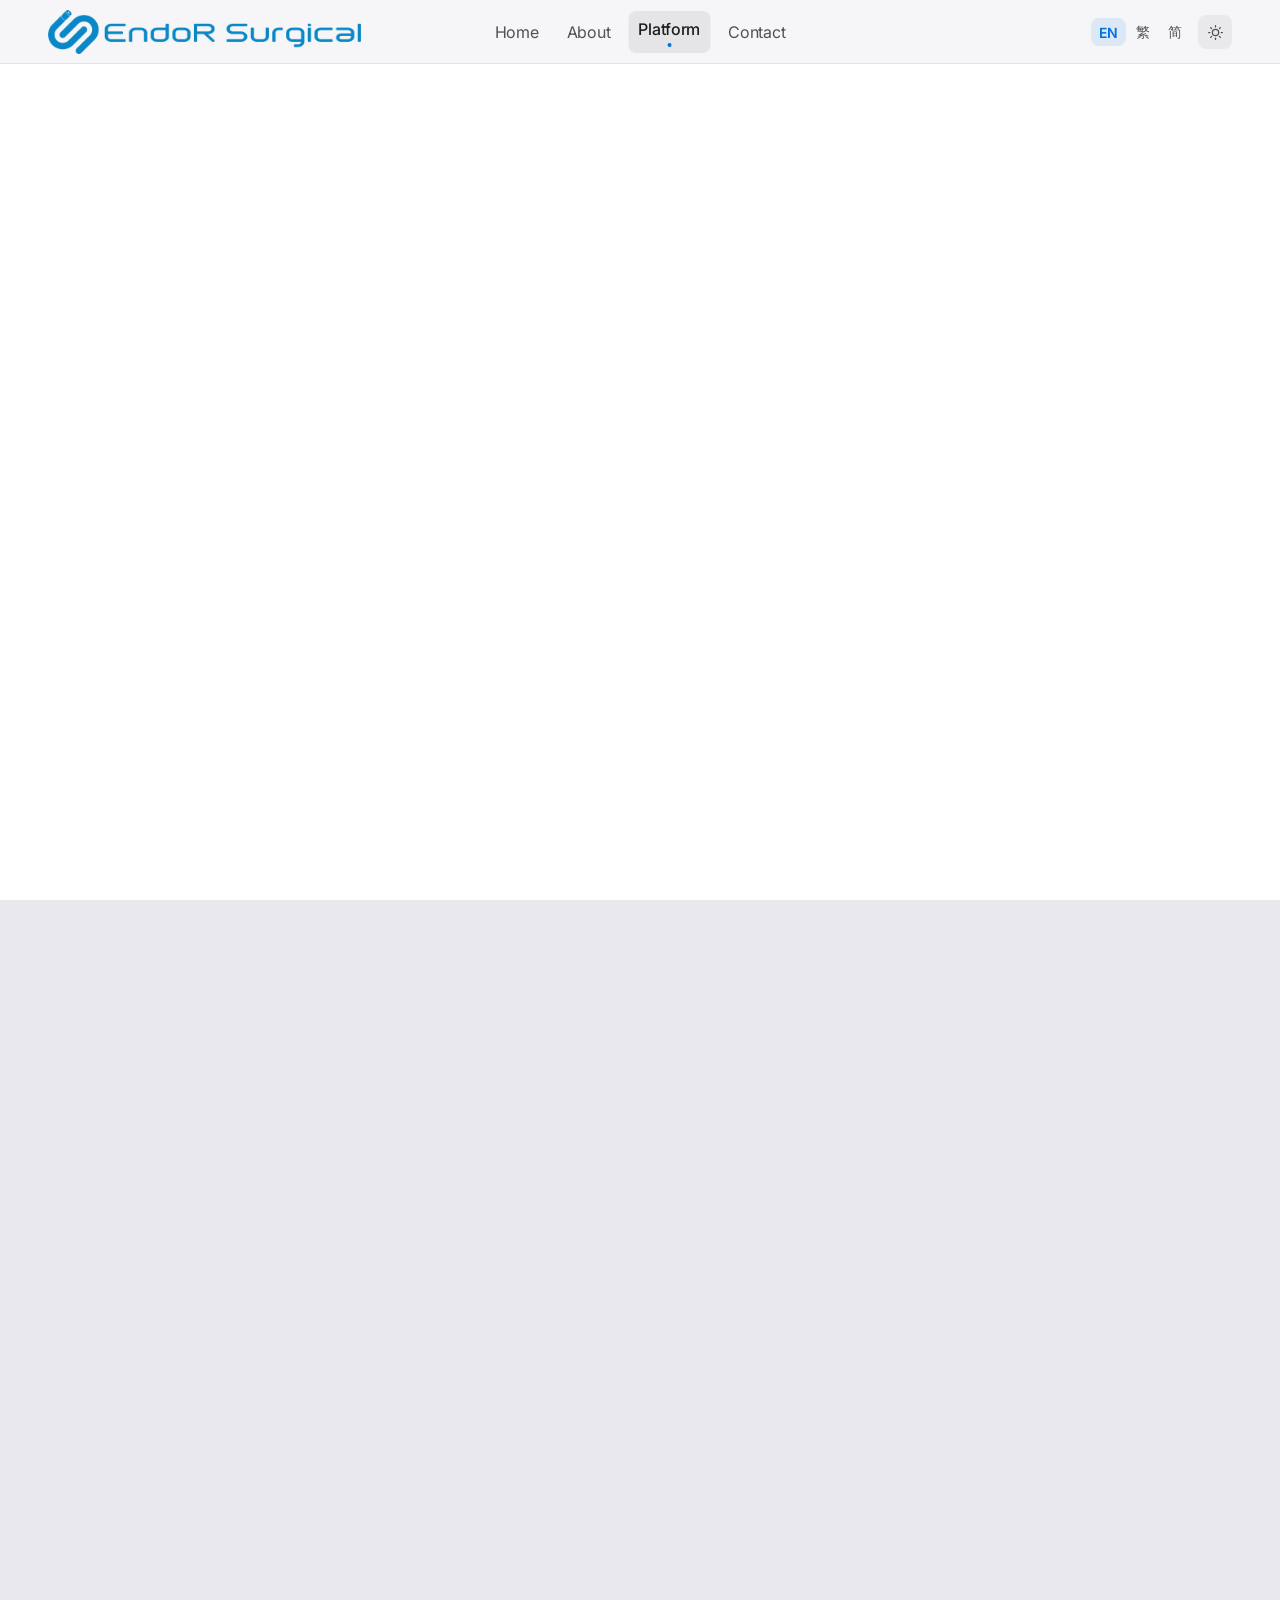
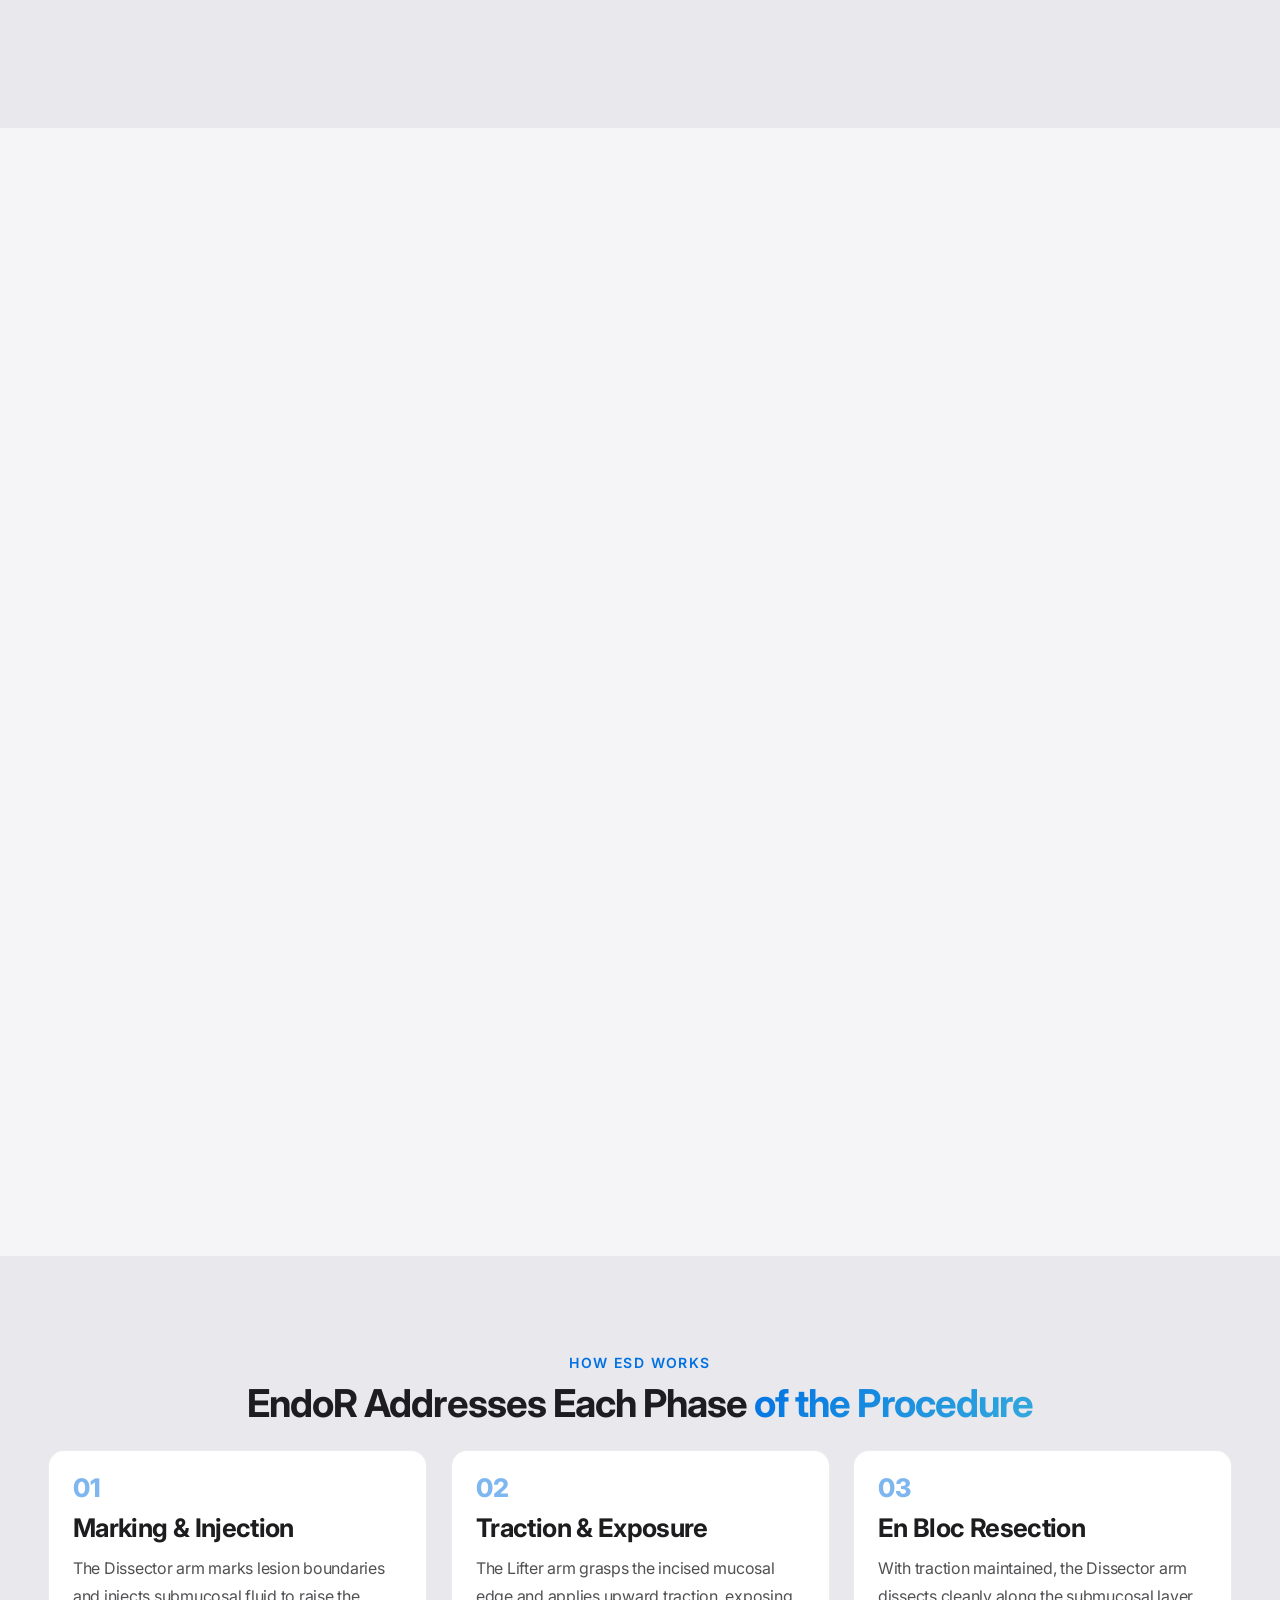
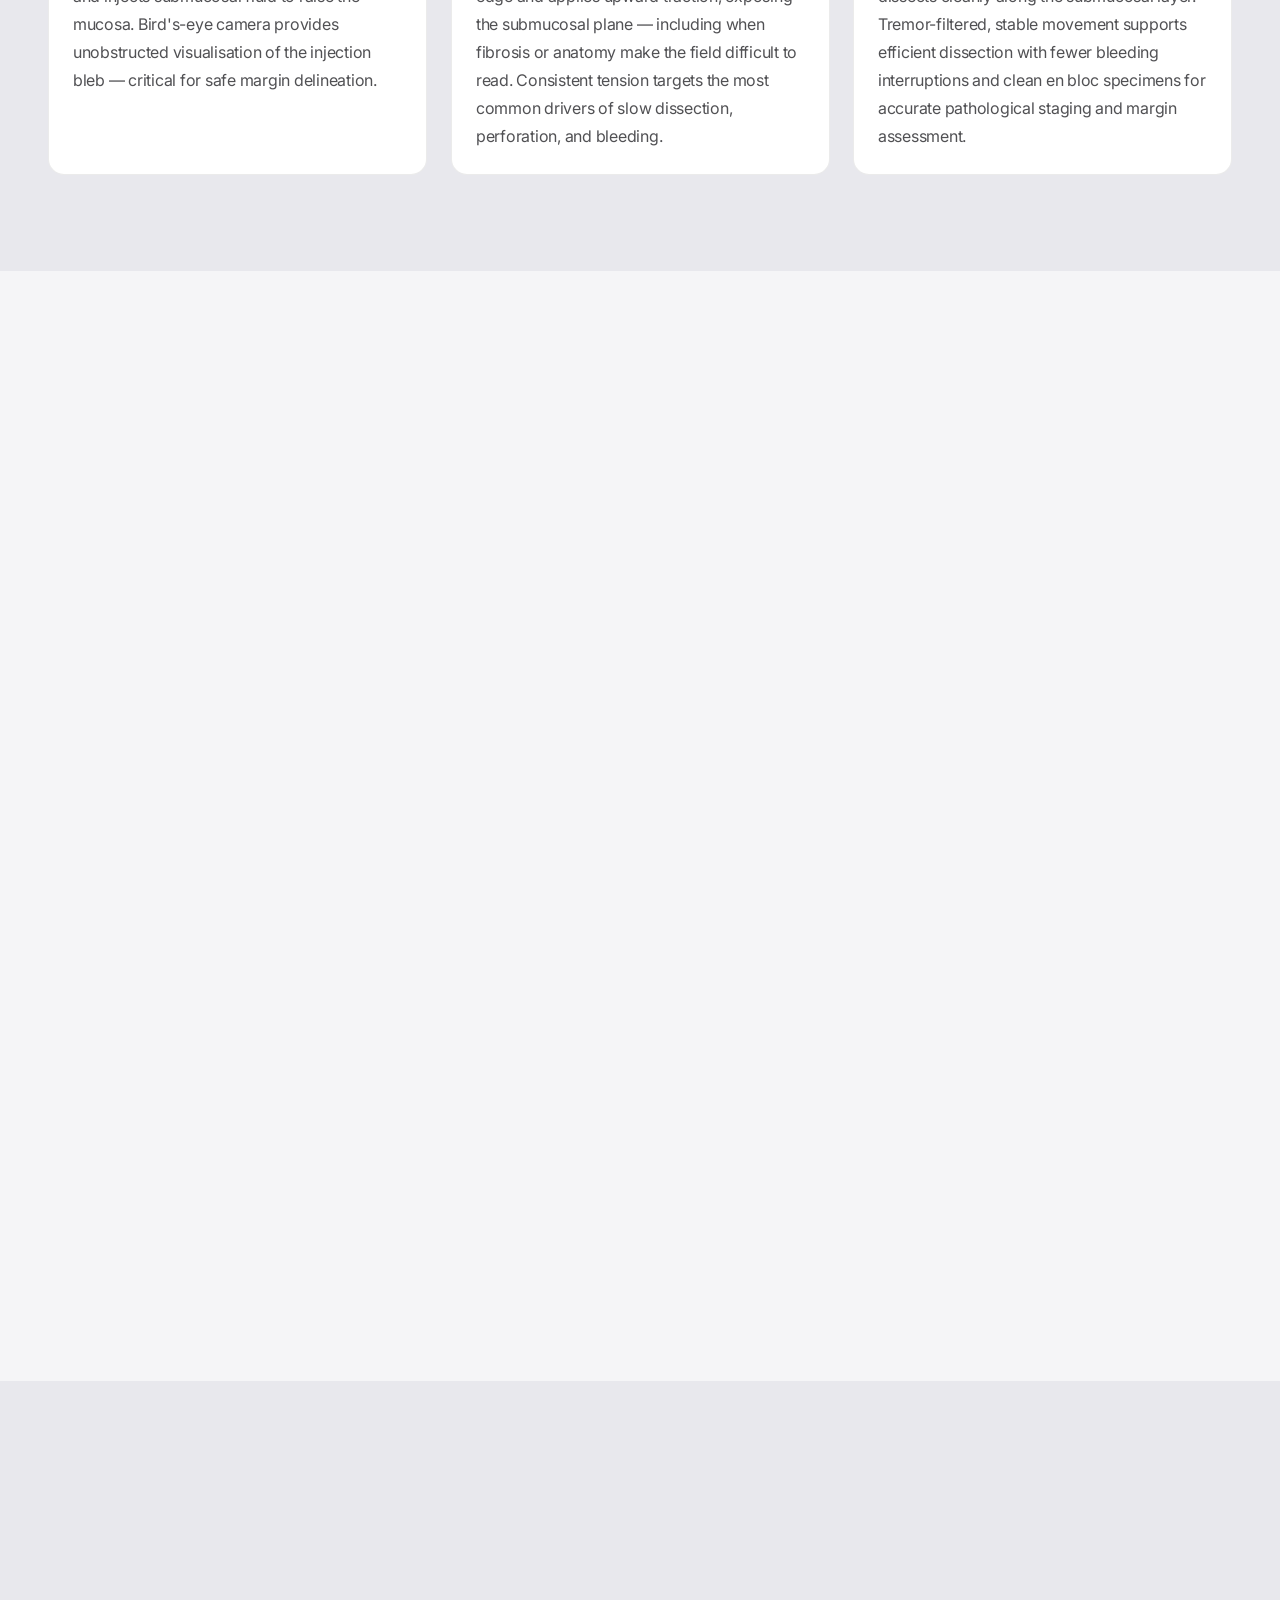
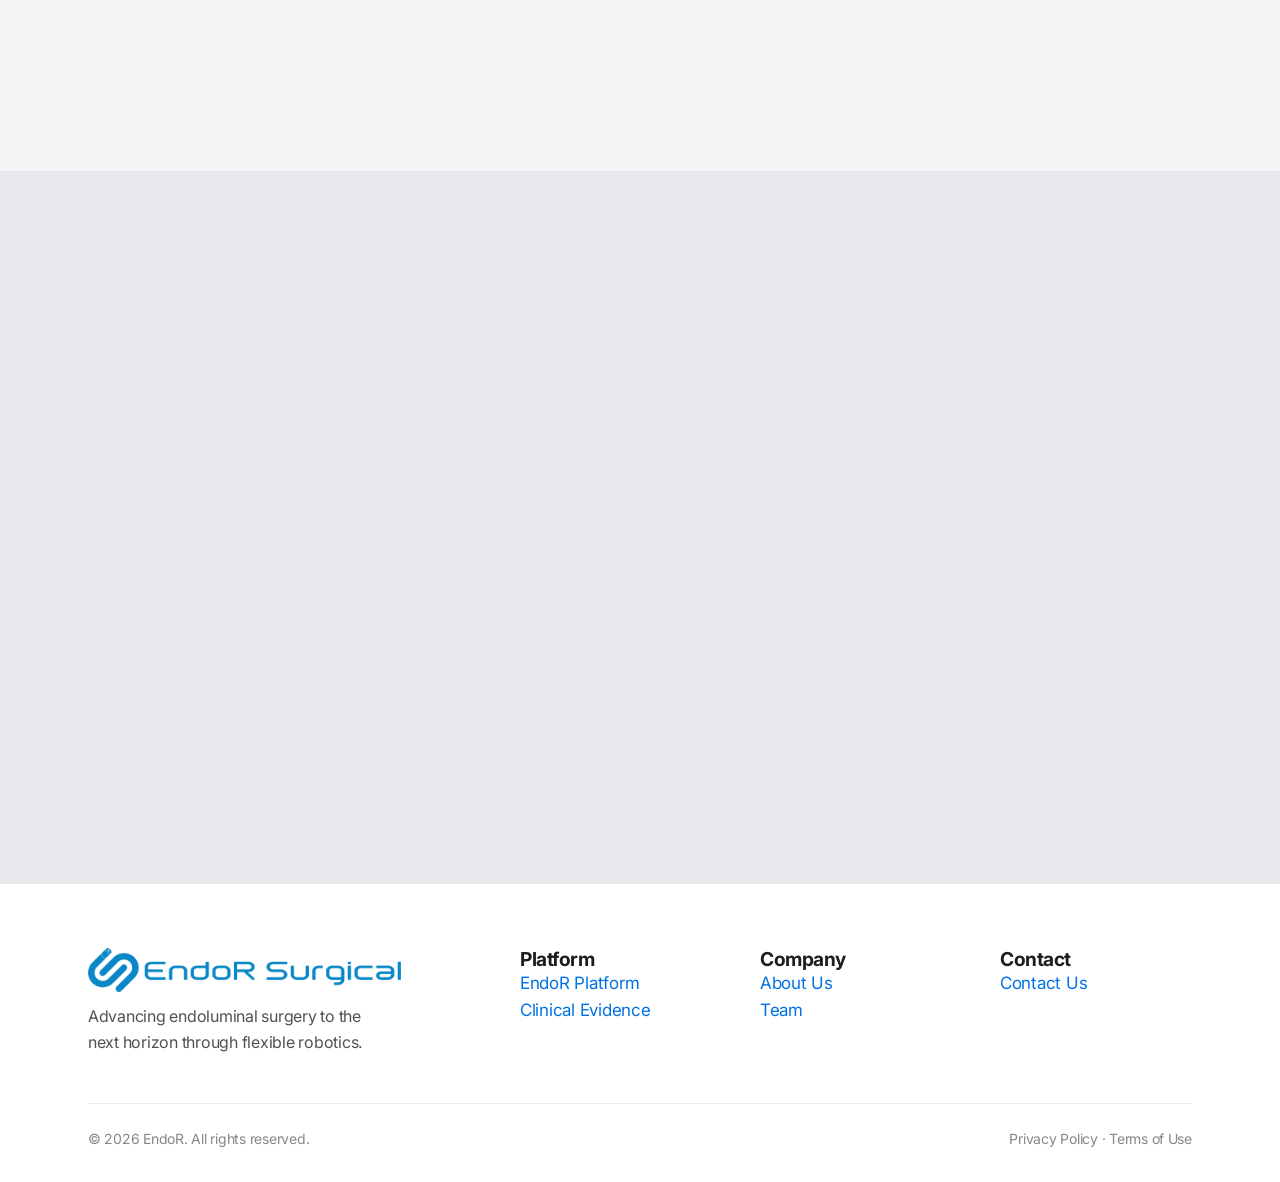
<file: platform.html>
<!DOCTYPE html>
<html lang="en" data-theme="light">
<head>
  <meta charset="UTF-8">
  <meta name="viewport" content="width=device-width, initial-scale=1.0">
  <title>Platform — EndoR Surgical</title>
  <meta name="description" content="EndoR Surgical System: a dual-arm fully robotized flexible endoscopic platform for ESD. Lifter arm, Dissector arm, master console — first-in-human clinical trial completed in July 2026.">
  <link rel="preconnect" href="https://fonts.googleapis.com">
  <link rel="preconnect" href="https://fonts.gstatic.com" crossorigin>
  <link rel="stylesheet" href="https://fonts.googleapis.com/css2?family=Inter:wght@300;400;500;600;700;800;900&family=Noto+Sans+TC:wght@300;400;500;700&family=Noto+Sans+SC:wght@300;400;500;700&display=swap">
  <link rel="stylesheet" href="css/style.css?v=42">
  <link rel="stylesheet" href="css/animations.css">
  <style>
    .service-card__tags {
      display: flex;
      flex-wrap: wrap;
      gap: var(--space-xs);
      margin-top: var(--space-md);
    }
    .service-card__stat {
      font-size: var(--fs-h4);
      font-weight: var(--fw-black);
      margin-top: var(--space-md);
      margin-bottom: var(--space-xs);
      line-height: 1;
      display: flex;
      align-items: baseline;
      justify-content: flex-start;
      min-height: 2rem;
    }
    
    
    /* Tech Specs Cards */
    .tech-specs-grid {
      gap: var(--space-md);
      grid-template-columns: repeat(4, 1fr);
      max-width: 1200px;
      margin: 0 auto;
    }
    
    .tech-specs-card {
      padding: var(--space-lg);
      width: 280px;
      margin: 0 auto;
    }
    
    .tech-specs-number {
      font-size: var(--fs-h2);
      font-weight: var(--fw-black);
      color: var(--color-accent);
      margin-bottom: var(--space-sm);
      text-align: center;
    }
    
    .tech-specs-title {
      text-align: left;
      margin-bottom: var(--space-md);
    }
    
    .tech-specs-text {
      text-align: left;
      line-height: var(--lh-relaxed);
    }
    
    @media (max-width: 768px) {
      .platform-nav__list {
        gap: var(--space-sm);
      }
      .platform-nav__link {
        padding: 0.5rem 0.75rem;
        font-size: var(--fs-caption);
      }
      
      .tech-specs-grid {
        grid-template-columns: repeat(2, 1fr);
      }
      
      .tech-specs-card {
        width: 100%;
        padding: var(--space-md);
      }
    }
    
    @media (max-width: 480px) {
      .tech-specs-grid {
        grid-template-columns: 1fr;
      }
    }
  </style>
</head>
<body>

  <nav class="nav">
    <div class="nav__inner">
      <a href="index.html" class="nav__logo"><img src="img/logos/endor_logo.png" alt="EndoR Surgical" class="nav__logo-img"></a>
      <div class="nav__links">
        <a href="index.html" class="nav__link" data-i18n="nav.home">Home</a>
        <a href="about.html" class="nav__link" data-i18n="nav.about">About</a>
        <a href="platform.html" class="nav__link active" data-i18n="nav.services">Platform</a>
        <a href="contact.html" class="nav__link" data-i18n="nav.contact">Contact</a>
      </div>
      <div class="nav__controls">
      <div class="lang-switcher">
        <button class="lang-btn active" data-lang="en">EN</button>
        <button class="lang-btn" data-lang="zh-Hant">繁</button>
        <button class="lang-btn" data-lang="zh-Hans">简</button>
      </div>
      <button class="theme-toggle" aria-label="Toggle theme" title="Toggle light/dark mode">
        <svg class="icon-sun" xmlns="http://www.w3.org/2000/svg" width="16" height="16" viewBox="0 0 24 24" fill="none" stroke="currentColor" stroke-width="2" stroke-linecap="round" stroke-linejoin="round"><circle cx="12" cy="12" r="5"/><line x1="12" y1="1" x2="12" y2="3"/><line x1="12" y1="21" x2="12" y2="23"/><line x1="4.22" y1="4.22" x2="5.64" y2="5.64"/><line x1="18.36" y1="18.36" x2="19.78" y2="19.78"/><line x1="1" y1="12" x2="3" y2="12"/><line x1="21" y1="12" x2="23" y2="12"/><line x1="4.22" y1="19.78" x2="5.64" y2="18.36"/><line x1="18.36" y1="5.64" x2="19.78" y2="4.22"/></svg>
        <svg class="icon-moon" xmlns="http://www.w3.org/2000/svg" width="16" height="16" viewBox="0 0 24 24" fill="none" stroke="currentColor" stroke-width="2" stroke-linecap="round" stroke-linejoin="round"><path d="M21 12.79A9 9 0 1 1 11.21 3 7 7 0 0 0 21 12.79z"/></svg>
      </button>
      </div>
      <button class="nav__hamburger" data-i18n-aria="nav.menu" aria-label="Menu">
        <span></span><span></span><span></span>
      </button>
    </div>
    <div class="nav__mobile">
      <a href="index.html" data-i18n="nav.home">Home</a>
      <a href="about.html" data-i18n="nav.about">About</a>
      <a href="platform.html" data-i18n="nav.services">Platform</a>
      <a href="contact.html" data-i18n="nav.contact">Contact</a>
    </div>
  </nav>

  <main>
  <section class="page-hero">
    <div class="page-hero__bg" aria-hidden="true"></div>
    <div class="container text-center" style="position: relative; z-index: 1;">
      <h1 class="text-hero" data-animate="slide-up" data-delay="100" data-i18n="services.hero.title">
        Dual-Arm Fully Robotized<br><span class="text-gradient">Flexible Endoscopic Platform</span>
      </h1>
      <p class="text-secondary" data-animate="blur-in" data-delay="200" style="font-size: var(--fs-body-lg); max-width: 640px; margin: var(--space-lg) auto 0; line-height: var(--lh-relaxed);" data-i18n="services.hero.subtitle">
        An endoluminal robot that has completed its first-in-human clinical trial (July 2026) — coordinating independent traction and energy-based dissection for clearer vision, steadier exposure, and faster, more controlled submucosal dissection.
      </p>
      <div style="margin-top: var(--space-xl);" data-animate="scale-in" data-delay="300">
        <a href="contact.html" class="btn btn--ghost" data-i18n="services.hero.cta2">Request Information</a>
      </div>
    </div>
  </section>


  <!-- System Components -->
  <section id="system-components" style="background: var(--color-bg-secondary);">
    <div class="container">
      <div class="text-center" style="margin-bottom: var(--space-2xl);">
        <p class="eyebrow" data-animate="fade-in" data-i18n="services.prod.eyebrow">System Components</p>
        <h2 data-animate="slide-up" data-delay="100" data-i18n="services.prod.title">
          Three Components,<span class="text-gradient"> One Integrated Platform</span>
        </h2>
        <p class="text-secondary" style="max-width: 640px; margin: var(--space-lg) auto 0; font-size: var(--fs-body);" data-animate="blur-in" data-delay="200" data-i18n="services.prod.subtitle">Lifter arm, Dissector arm, and Master Console — two instrument arms for traction and multifunction energy-based dissection, orchestrated from one console through a single all-in-one endoscopic interface, designed from the ground up for ESD.</p>
      </div>
      <div class="grid grid--3">
          <article class="card" data-animate="slide-up" data-delay="100">
            <div>
              <p class="eyebrow" style="margin-bottom: var(--space-xs);" data-i18n="services.camera.label">Transport System</p>
              <h3 class="card__title" data-i18n="services.camera.title">All-in-One Endoscopic Platform</h3>
              <p class="card__text" data-i18n="services.camera.text">
                Delivers independent channels into the GI tract through a single natural-orifice interface — a 3.5 mm scope channel, two 3.8 mm instrument arms, and a spare utility channel for suction, irrigation and CO₂ insufflation. Integrated bird's-eye camera is decoupled from the instruments for stable, clear visualisation throughout ESD.
              </p>
              <div class="service-card__stat text-gradient">14.0mm</div>
              <p class="text-tertiary" style="font-size: var(--fs-caption); margin-top: var(--space-xs);" data-i18n="services.camera.stat">All-in-one transport outer diameter</p>
            </div>
          </article>
          <article class="card" data-animate="slide-up" data-delay="200">
            <div>
              <p class="eyebrow" style="margin-bottom: var(--space-xs);" data-i18n="services.lifter.label">Robotic Arm 1</p>
              <h3 class="card__title" data-i18n="services.lifter.title">Lifter Arm — Precision Traction</h3>
              <p class="card__text" data-i18n="services.lifter.text">
                Grasps the mucosal flap and applies consistent, adjustable traction — optimal submucosal exposure without additional accessories.
              </p>
              <div class="service-card__stat text-gradient">3.8mm</div>
              <p class="text-tertiary" style="font-size: var(--fs-caption); margin-top: var(--space-xs);" data-i18n="services.lifter.stat">Robotic instrument diameter</p>
            </div>
          </article>
          <article class="card" data-animate="slide-up" data-delay="300">
            <div>
              <p class="eyebrow" style="margin-bottom: var(--space-xs);" data-i18n="services.dissector.label">Robotic Arm 2</p>
              <h3 class="card__title" data-i18n="services.dissector.title">Dissector Arm — Multi-functional ESD Knife</h3>
              <p class="card__text" data-i18n="services.dissector.text">
                Multi-functional ESD knife performing injection, cutting and electrosurgical haemostasis on one energy-capable instrument. Tremor-free movement matches expert-level dissection speed.
              </p>
              <div class="service-card__stat text-gradient">170 mm²/min</div>
              <p class="text-tertiary" style="font-size: var(--fs-caption); margin-top: var(--space-xs);" data-i18n="services.dissector.stat">robotic ESD dissection speed</p>
            </div>
          </article>
        </div>
    </div>
  </section>

  <!-- Published Clinical Trial -->
  <section id="clinical-evidence">
    <div class="container">
      <div class="text-center" style="margin-bottom: var(--space-2xl);">
        <h2 data-animate="slide-up" data-delay="100" data-i18n="cases.trial.title">Live Demonstration &<span class="text-gradient"> Pre-clinical Validation</span></h2>
      </div>
      <div class="grid" style="grid-template-columns: 1fr; gap: var(--space-xl); max-width: 56rem; margin-inline: auto;">
        <div class="card" data-animate="slide-up" data-delay="100">
          <figure style="margin: 0 0 var(--space-md); border-radius: var(--r-md); overflow: hidden;">
            <img src="pictures/图片_20260518090621_1_2.png"
                 alt="Hong Kong Live Endoscopy, December 2024 — live demonstration in theatre with endoscopic view"
                 style="display: block; width: 100%; height: auto;"
                 loading="lazy">
          </figure>
          <p class="eyebrow" style="margin-bottom: var(--space-sm);" data-i18n="cases.trial.demo">Live Demonstration</p>
          <h3 class="card__title" data-i18n="cases.trial.demo.title">Hong Kong Live Endoscopy — December 2024</h3>
          <p class="card__text" data-i18n="cases.trial.demo.text">At Hong Kong Live Endoscopy in December 2024, the EndoR Surgical System was demonstrated live on site — part of an international workshop that draws 600+ delegates from more than 20 countries and regions each year, marking a major public milestone for the platform.</p>
        </div>
        <div class="card" data-animate="slide-up" data-delay="200">
          <p class="eyebrow" style="margin-bottom: var(--space-sm);" data-i18n="cases.trial.preclinical">Pre-clinical Validation</p>
          <h3 class="card__title" data-i18n="cases.trial.preclinical.title">25+ Porcine Model Experiments</h3>
          <p class="card__text" data-i18n="cases.trial.preclinical.text">25+ porcine model experiments for robotic colonic ESD completed using the 2025 system — validating safety, consistency and instrument performance prior to human trials.</p>
        </div>
      </div>
    </div>
  </section>

  <section id="how-esd-works" style="background: var(--color-bg-secondary);">
    <div class="container container--wide">
        <div class="text-center" style="margin-bottom: var(--space-2xl);">
          <p class="eyebrow" data-i18n="services.sticky.eyebrow">How ESD Works</p>
          <h2 data-i18n="services.sticky.title">EndoR Addresses Each Phase<span class="text-gradient"> of the Procedure</span></h2>
        </div>
        <div class="grid grid--3" style="max-width: var(--container-wide); margin: 0 auto;">
          <div class="step-item" data-animate="slide-up" data-delay="100">
            <div class="step-number">01</div>
            <h3 data-i18n="services.sticky.v.title">Marking &amp; Injection</h3>
            <p class="text-secondary" style="font-size: var(--fs-small); line-height: var(--lh-relaxed);" data-i18n="services.sticky.v.text">
              The Dissector arm marks lesion boundaries and injects submucosal fluid to raise the mucosa. Bird's-eye camera provides unobstructed visualisation of the injection bleb — critical for safe margin delineation.
            </p>
          </div>
          <div class="step-item" data-animate="slide-up" data-delay="200">
            <div class="step-number">02</div>
            <h3 data-i18n="services.sticky.r.title">Traction &amp; Exposure</h3>
            <p class="text-secondary" style="font-size: var(--fs-small); line-height: var(--lh-relaxed);" data-i18n="services.sticky.r.text">
              The Lifter arm grasps the incised mucosal edge and applies upward traction, exposing the submucosal plane — including when fibrosis or anatomy make the field difficult to read. Consistent tension targets the most common drivers of slow dissection, perforation, and bleeding.
            </p>
          </div>
          <div class="step-item" data-animate="slide-up" data-delay="300">
            <div class="step-number">03</div>
            <h3 data-i18n="services.sticky.m.title">En Bloc Resection</h3>
            <p class="text-secondary" style="font-size: var(--fs-small); line-height: var(--lh-relaxed);" data-i18n="services.sticky.m.text">
              With traction maintained, the Dissector arm dissects cleanly along the submucosal layer. Tremor-filtered, stable movement supports efficient dissection with fewer bleeding interruptions and clean en bloc specimens for accurate pathological staging and margin assessment.
            </p>
          </div>
        </div>
    </div>
  </section>

  <!-- Key Differentiators -->
  <section>

    <div class="container">
      <div class="text-center" style="margin-bottom: var(--space-xl);">
        <p class="eyebrow" data-animate="fade-in" data-i18n="services.diff.eyebrow">Why EndoR</p>
        <h2 data-animate="blur-in" data-delay="100" data-i18n="services.diff.title">
          Built Different, <span class="text-gradient">with Specialist Input</span>
        </h2>
      </div>
      <figure style="margin: 0 auto var(--space-xl); border-radius: var(--r-md); overflow: hidden; max-width: 40rem;" data-animate="scale-in" data-delay="150">
        <img src="pictures/transport-system-interface.png"
             alt="EndoR ultra-slim dual-arm instrument design — integrated multi-channel interface"
             data-i18n-alt="services.diff.imgAlt"
             style="display: block; width: 100%; height: auto;"
             width="867"
             height="741"
             loading="lazy"
             decoding="async">
      </figure>
      <div class="grid grid--3">
        <div class="card" data-animate="slide-up" data-delay="100">
          <p class="eyebrow" data-i18n="services.diff.d1.label">Instrument Design</p>
          <p style="font-size: var(--fs-h4); font-weight: var(--fw-bold); color: var(--color-accent); margin: var(--space-sm) 0;" data-i18n="services.diff.d1.value">Ultra-Slim Dual-Arm</p>
          <p data-i18n="services.diff.d1.desc">Ultra-slim dual-arm design passes through a standard all-in-one endoscope — no custom scope required, compatible with existing hospital infrastructure.</p>
        </div>
        <div class="card" data-animate="slide-up" data-delay="200">
          <p class="eyebrow" data-i18n="services.diff.d2.label">Coverage</p>
          <p style="font-size: var(--fs-h4); font-weight: var(--fw-bold); color: var(--color-accent); margin: var(--space-sm) 0;" data-i18n="services.diff.d2.value">Upper &amp; Lower GI</p>
          <p data-i18n="services.diff.d2.desc">Targets both upper and lower GI tract — a flexible endoluminal robotic system designed for full-GI ESD coverage.</p>
        </div>
        <div class="card" data-animate="slide-up" data-delay="300">
          <p class="eyebrow" data-i18n="services.diff.d3.label">Material</p>
          <p style="font-size: var(--fs-h4); font-weight: var(--fw-bold); color: var(--color-accent); margin: var(--space-sm) 0;" data-i18n="services.diff.d3.value">Medical Grade</p>
          <p data-i18n="services.diff.d3.desc">Instruments made from medical-grade materials — lighter, safer, and disposable-ready compared to conventional metal counterparts.</p>
        </div>
      </div>
    </div>
  </section>

  <!-- Robotic Workstation -->
  <section id="robotic-control" style="background: var(--color-bg-secondary);">
    <div class="container">
      <div class="text-center" style="margin-bottom: var(--space-2xl);">
        <p class="eyebrow" data-animate="fade-in" data-i18n="plat.control.eyebrow">Robotic Workstation</p>
        <h2 data-animate="slide-up" data-delay="100" data-i18n="plat.control.title">Fully Robotized Control<span class="text-gradient"> — Intuitive by Design</span></h2>
        <p class="text-secondary" style="max-width: 720px; margin: var(--space-md) auto 0; font-size: var(--fs-body);" data-animate="blur-in" data-delay="150" data-i18n="plat.control.lead">How the master console, haptic controls, and workflow design make robotized ESD intuitive in daily practice.</p>
      </div>
      <div class="grid grid--2" style="gap: var(--space-xl);">
        <div class="card" data-animate="slide-up" data-delay="100">
          <p style="font-size: var(--fs-h4); font-weight: var(--fw-bold); color: var(--color-accent); margin: 0 0 var(--space-sm);" data-i18n="plat.control.c1.value">Console-Mapped Control</p>
          <p class="card__text" data-i18n="plat.control.c1.desc">Building on the dual-arm platform above, each instrument arm is driven from the master console — not by manual instrument hand-offs through a single endoscope channel.</p>
        </div>
        <div class="card" data-animate="slide-up" data-delay="150">
          <p style="font-size: var(--fs-h4); font-weight: var(--fw-bold); color: var(--color-accent); margin: 0 0 var(--space-sm);" data-i18n="plat.control.c2.value">Intuitive Arm Control</p>
          <p class="card__text" data-i18n="plat.control.c2.desc">Medical-grade haptic master controllers map familiar two-handed ESD gestures to both arms — supporting precise submucosal work with less cognitive load.</p>
        </div>
        <div class="card" data-animate="slide-up" data-delay="200">
          <p style="font-size: var(--fs-h4); font-weight: var(--fw-bold); color: var(--color-accent); margin: 0 0 var(--space-sm);" data-i18n="plat.control.c3.value">Integrated Master Console</p>
          <p class="card__text" data-i18n="plat.control.c3.desc">Surgeons operate from one workstation: endoscopic vision and both arm controls in a single field of view, switching between traction and dissection without resetting hand position.</p>
        </div>
        <div class="card" data-animate="slide-up" data-delay="250">
          <p style="font-size: var(--fs-h4); font-weight: var(--fw-bold); color: var(--color-accent); margin: 0 0 var(--space-sm);" data-i18n="plat.control.c4.value">Standardized Workflow</p>
          <p class="card__text" data-i18n="plat.control.c4.desc">Console layouts and step sequences are designed to turn specialist craft into a repeatable, teachable robotic ESD workflow — so expert technique can be adopted across more centres.</p>
        </div>
      </div>
    </div>
  </section>

  <!-- Transport System Architecture -->
  <section id="technical-specs">
    <div class="container">
      <div class="text-center" style="margin-bottom: var(--space-2xl);">
        <p class="eyebrow" data-animate="fade-in" data-i18n="plat.spec.eyebrow">Technical Specifications</p>
        <h2 data-animate="slide-up" data-delay="100" data-i18n="plat.spec.title">Transport System<span class="text-gradient"> — Multi-Channel Design</span></h2>
        <p class="text-secondary" style="max-width: 640px; margin: var(--space-md) auto 0; font-size: var(--fs-body);" data-animate="blur-in" data-delay="200" data-i18n="plat.spec.desc">
          Enters the GI tract through the natural orifice, providing independent channels for vision, instrumentation and auxiliary functions — all within a single all-in-one platform.
        </p>
      </div>
      <figure style="margin: 0 auto var(--space-2xl); border-radius: var(--r-md); overflow: hidden; max-width: 56rem;" data-animate="scale-in" data-delay="250">
        <img src="pictures/transport-system-multichannel.png"
             alt="EndoR transport system — flexible multi-channel interface with integrated camera and robotic instrument arms"
             data-i18n-alt="plat.spec.imgAlt"
             style="display: block; width: 100%; height: auto;"
             width="1563"
             height="1124"
             loading="lazy"
             decoding="async">
      </figure>
      <div class="grid grid--4 tech-specs-grid">
        <div class="card tech-specs-card" data-animate="slide-up" data-delay="100">
          <div class="tech-specs-number">3.5mm</div>
          <h3 class="card__title tech-specs-title" data-i18n="plat.spec.c1.title">Endoscope Channel</h3>
          <p class="card__text tech-specs-text" data-i18n="plat.spec.c1.text">Dedicated 3.5mm endoscope channel — independent from the instrument arms to maintain stable, unobstructed operative view throughout the procedure.</p>
        </div>
        <div class="card tech-specs-card" data-animate="slide-up" data-delay="200">
          <div class="tech-specs-number">&times;2</div>
          <h3 class="card__title tech-specs-title" data-i18n="plat.spec.c2.title">Surgical Arm Channels</h3>
          <p class="card__text tech-specs-text" data-i18n="plat.spec.c2.text">Grasper (Lifter) and ESD knife (Dissector) in two independent instrument channels. All instruments and the transport system are single-use disposables.</p>
        </div>
        <div class="card tech-specs-card" data-animate="slide-up" data-delay="300">
          <div class="tech-specs-number">5 DOF</div>
          <h3 class="card__title tech-specs-title" data-i18n="plat.spec.c3.title">Degrees of Freedom</h3>
          <p class="card__text tech-specs-text" data-i18n="plat.spec.c3.text">Motor, wire and pulley actuation delivers 5-DOF dexterity for precise submucosal dissection.</p>
        </div>
        <div class="card tech-specs-card" data-animate="slide-up" data-delay="400">
          <div class="tech-specs-number">+1</div>
          <h3 class="card__title tech-specs-title" data-i18n="plat.spec.c4.title">Auxiliary Channel</h3>
          <p class="card__text tech-specs-text" data-i18n="plat.spec.c4.text">Spare channel for suction, irrigation and CO&#x2082; insufflation.</p>
        </div>
      </div>
    </div>
  </section>

  <!-- AI Platform -->
  <section id="ai-platform" style="background: var(--color-bg-secondary);">
    <div class="container">
      <div class="text-center" style="margin-bottom: var(--space-2xl);">
        <p class="eyebrow" data-animate="fade-in" data-i18n="plat.ai.eyebrow">AI Platform</p>
        <h2 data-animate="slide-up" data-delay="100" data-i18n="plat.ai.title">AI Integration<span class="text-gradient"> — In Development</span></h2>
      </div>
      <div class="grid grid--2">
        <div class="card" data-animate="slide-up" data-delay="100">
          <div class="text-gradient" style="font-size: var(--fs-h1); font-weight: var(--fw-black); line-height: 1; margin-bottom: var(--space-md);">300+</div>
          <h3 class="card__title" data-i18n="plat.ai.c1.title">Patients in AI Training Dataset</h3>
          <p class="card__text" data-i18n="plat.ai.c1.text">AI model in development, trained on endoscopy data and video from 300+ patients accumulated through the team's high-volume ESD practice in Hong Kong.</p>
        </div>
        <div class="card" data-animate="slide-up" data-delay="200">
          <h3 class="card__title" data-i18n="plat.ai.c2.title">Research-Stage AI Capabilities</h3>
          <ul style="list-style: none; padding: 0; display: flex; flex-direction: column; gap: var(--space-md);">
            <li style="display: flex; gap: var(--space-xs); align-items: flex-start;">
              <span class="text-accent" style="font-weight: 700; flex-shrink: 0;">&#9658;</span>
              <span data-i18n="plat.ai.li1"><strong>Tissue Recognition</strong> — submucosal boundary and lesion margin identification</span>
            </li>
            <li style="display: flex; gap: var(--space-xs); align-items: flex-start;">
              <span class="text-accent" style="font-weight: 700; flex-shrink: 0;">&#9658;</span>
              <span data-i18n="plat.ai.li2"><strong>Instrument Guidance</strong> — dissection path optimisation</span>
            </li>
            <li style="display: flex; gap: var(--space-xs); align-items: flex-start;">
              <span class="text-accent" style="font-weight: 700; flex-shrink: 0;">&#9658;</span>
              <span data-i18n="plat.ai.li3"><strong>Decision Support</strong> — intraoperative risk indicators for bleeding and perforation</span>
            </li>
            <li style="display: flex; gap: var(--space-xs); align-items: flex-start;">
              <span class="text-accent" style="font-weight: 700; flex-shrink: 0;">&#9658;</span>
              <span data-i18n="plat.ai.li4"><strong>Personalised Workflow Memory</strong> — adapts to each operator's preferred methods, console habits, and instrument positions</span>
            </li>
            <li style="display: flex; gap: var(--space-xs); align-items: flex-start;">
              <span class="text-accent" style="font-weight: 700; flex-shrink: 0;">&#9658;</span>
              <span data-i18n="plat.ai.li5"><strong>Expert-Informed Guidance</strong> — intraoperative prompts informed by how specialist surgeons have handled similar steps in prior cases</span>
            </li>
          </ul>
        </div>
      </div>
    </div>
  </section>

  </main>
  <div id="site-footer"></div>

  <script src="js/footer.js"></script>
  <script src="js/translations.js"></script>
  <script src="js/i18n.js"></script>
  <script src="js/app.js"></script>
  <script src="js/scroll.js?v=3"></script>
</body>
</html>
</file>
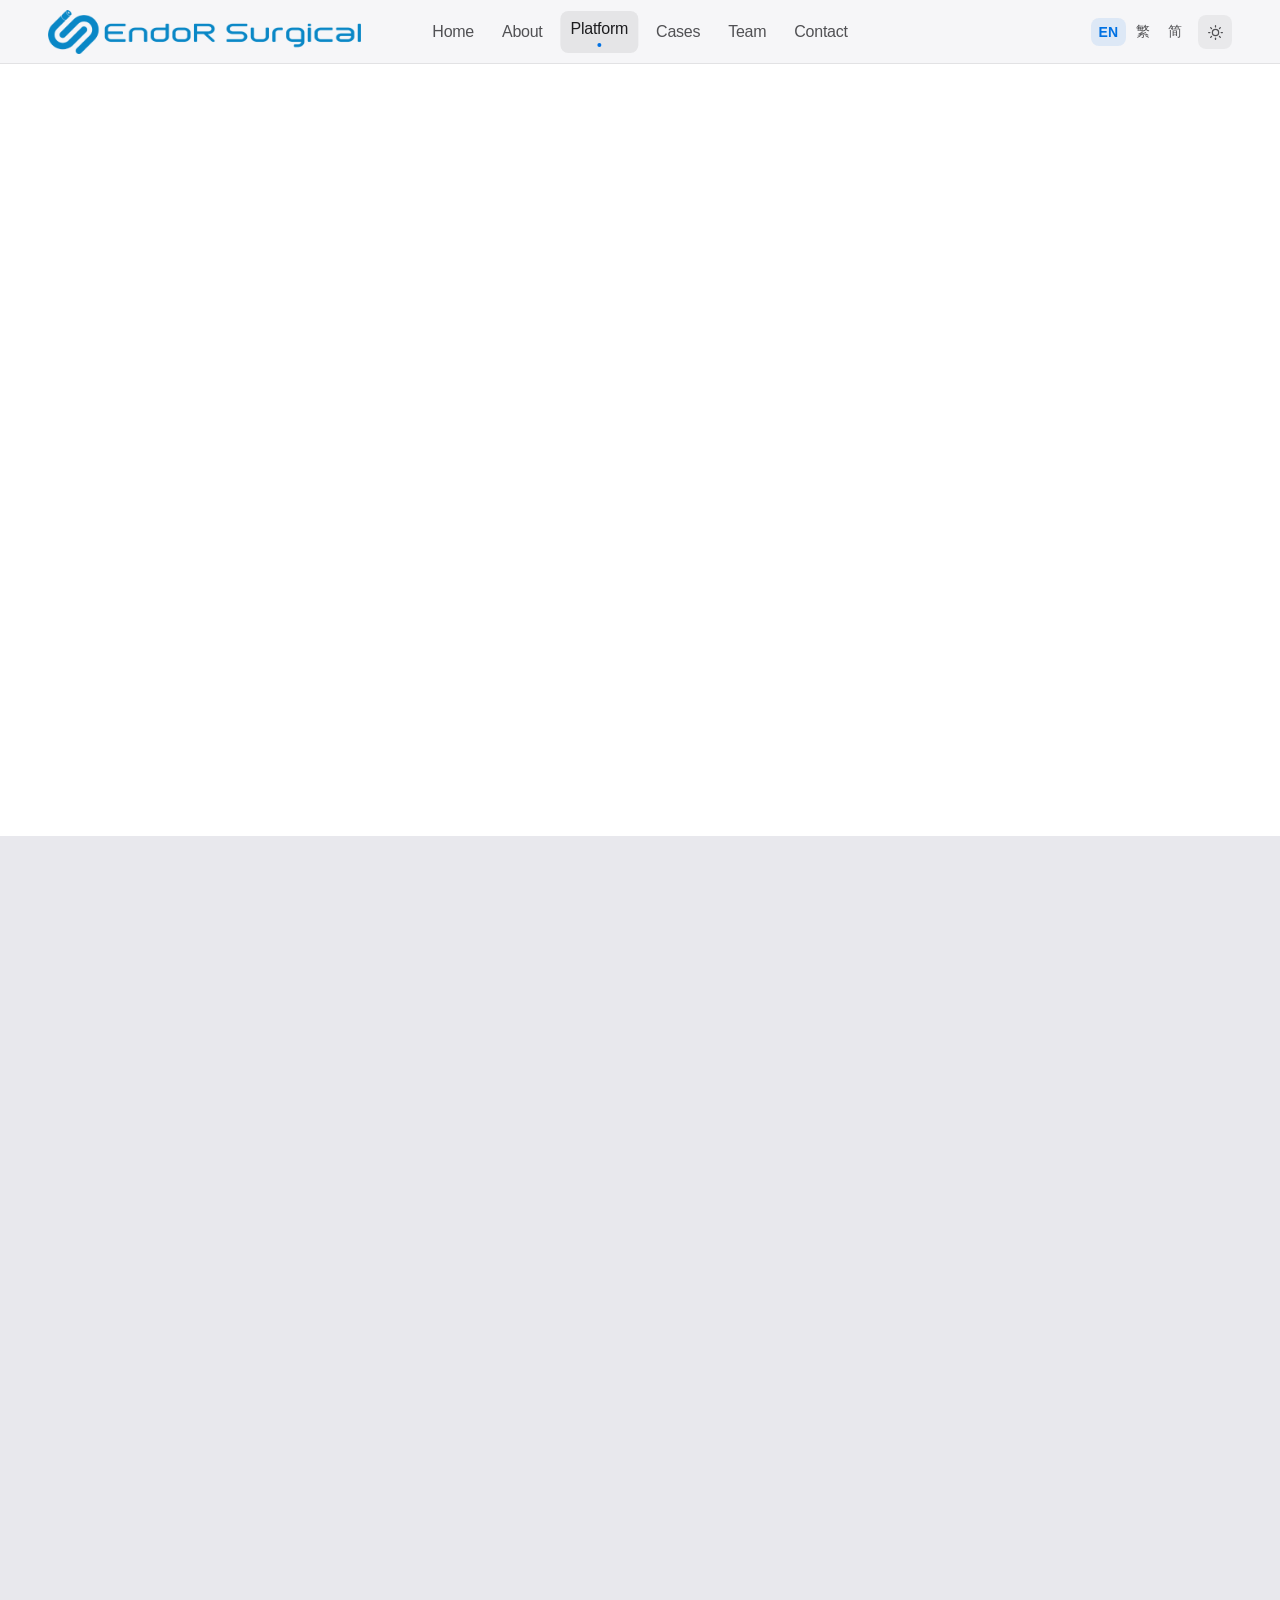
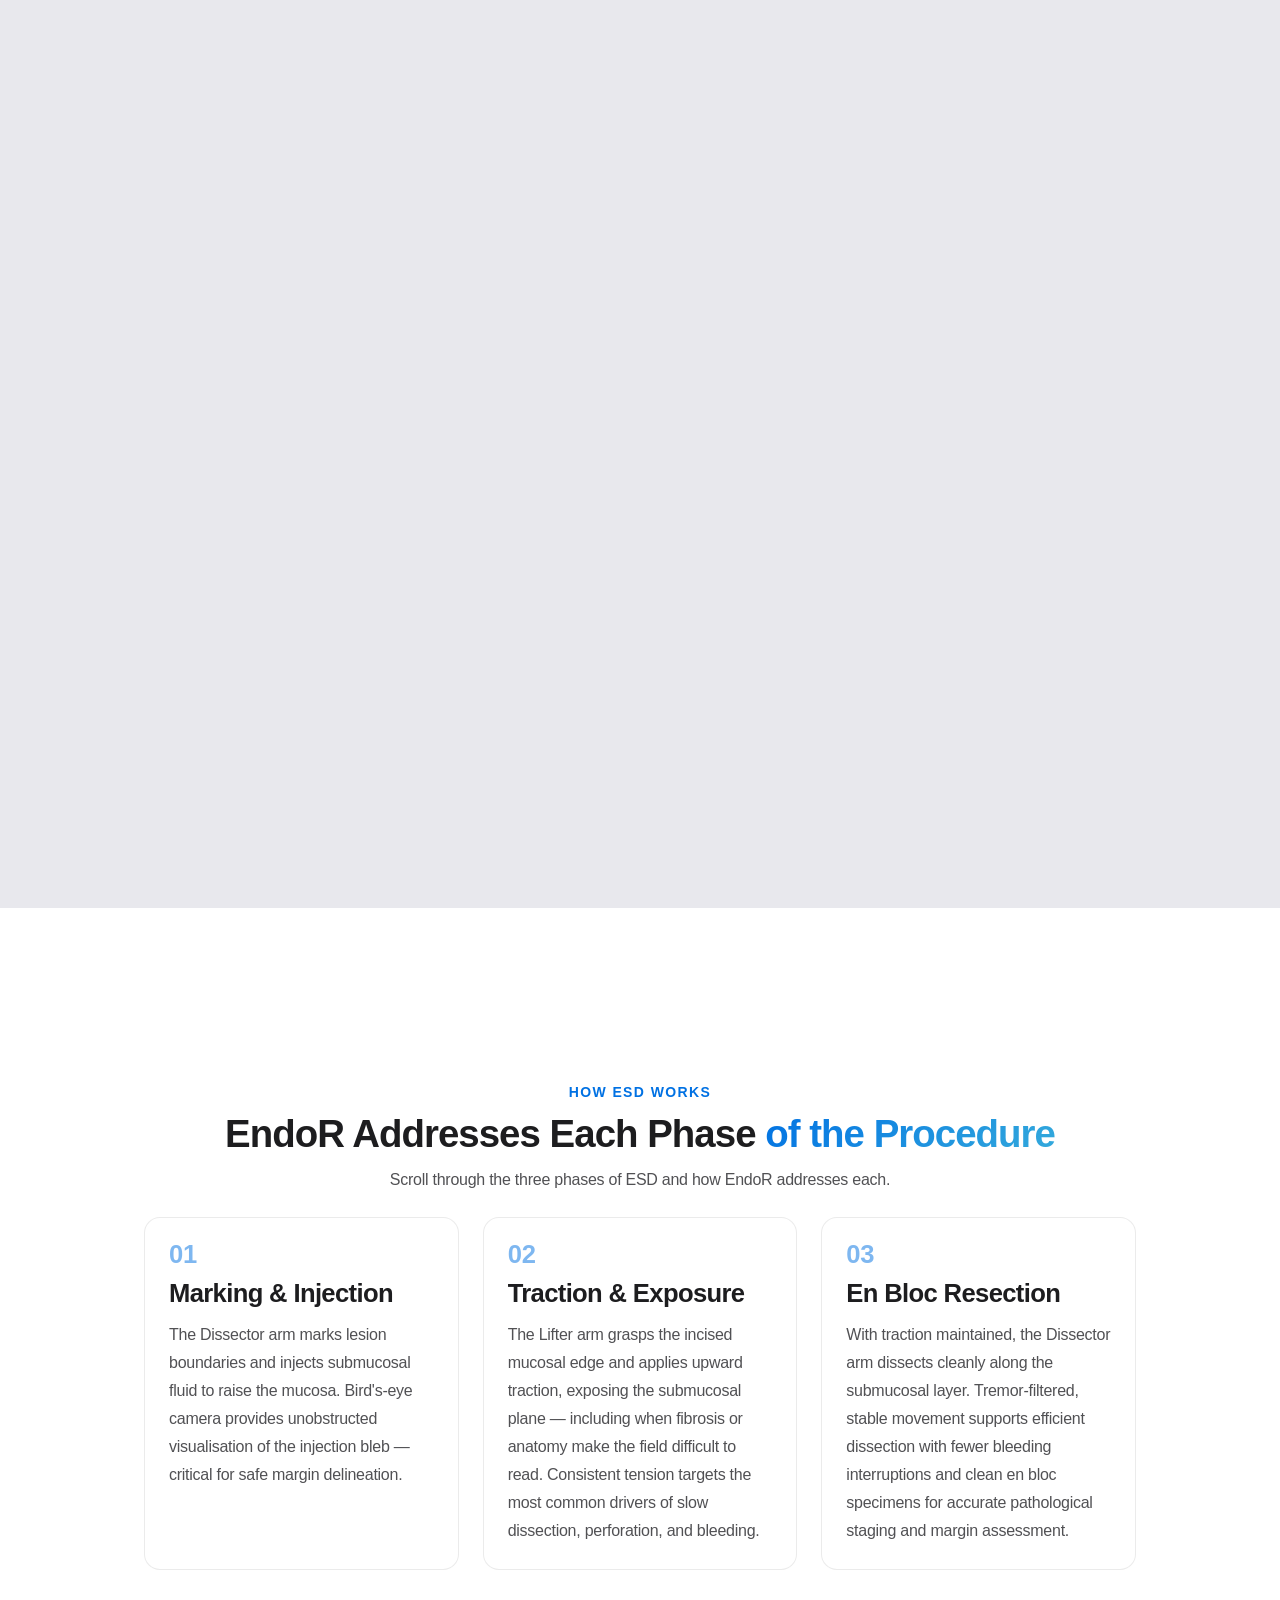
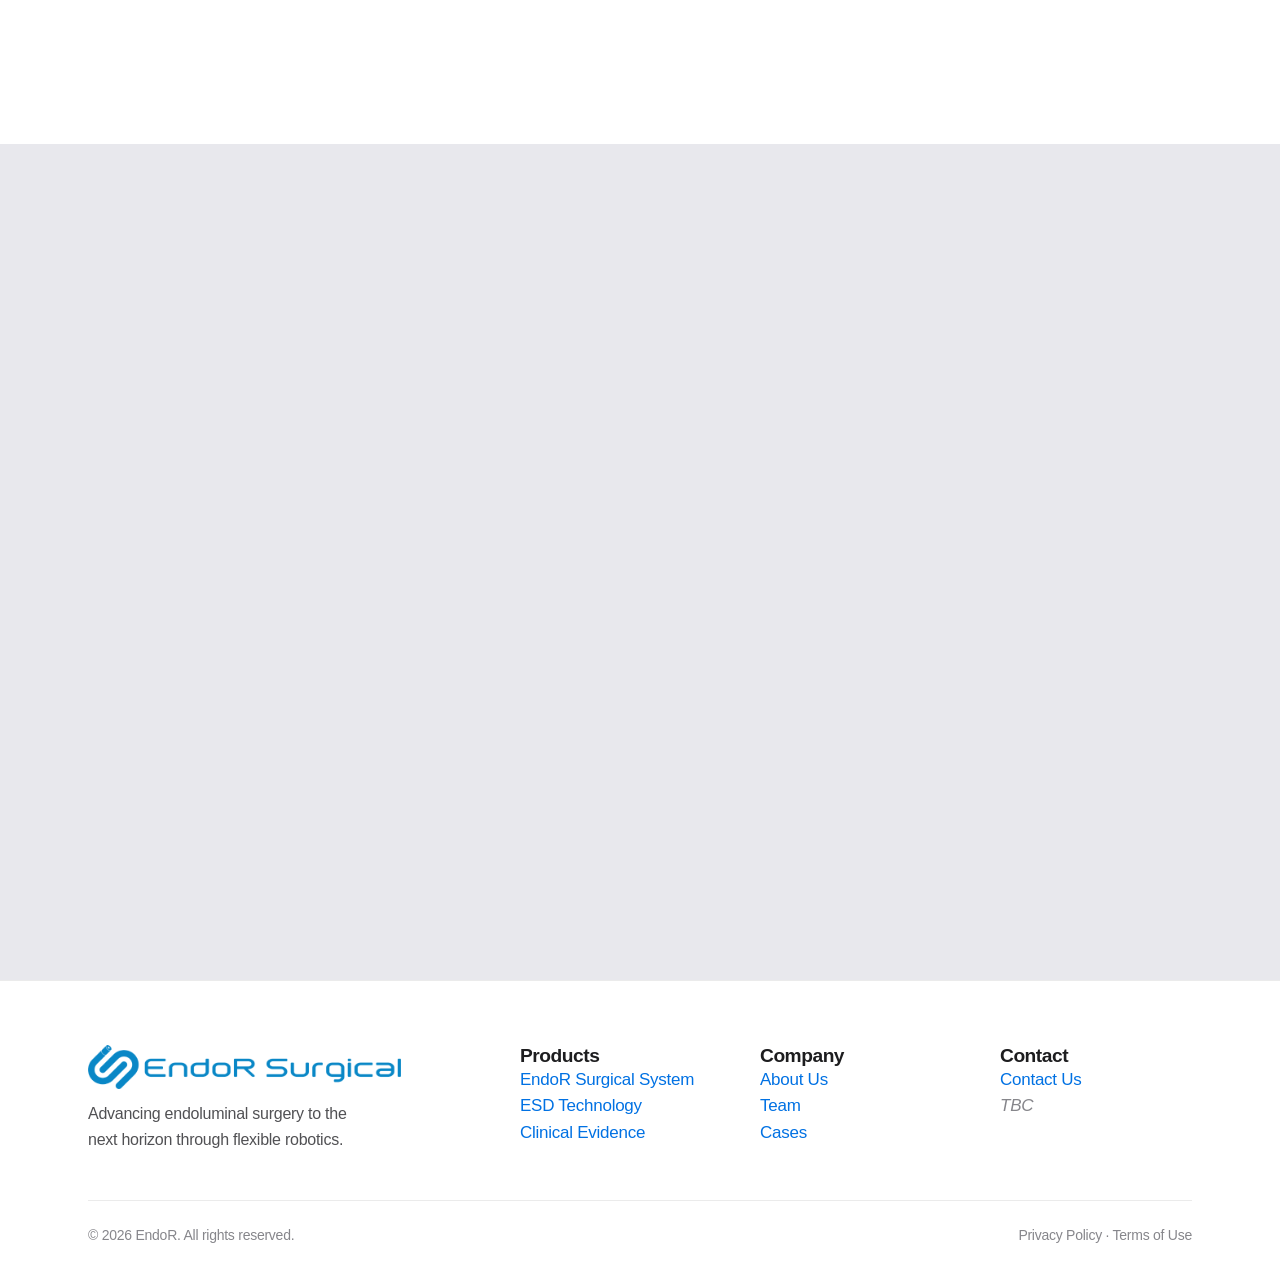
<file: services.html>
<!DOCTYPE html>
<html lang="en" data-theme="light">
<head>
  <meta charset="UTF-8">
  <meta name="viewport" content="width=device-width, initial-scale=1.0">
  <title>The EndoR Surgical System — Dual-Arm Flexible Endoluminal Robot</title>
  <meta name="description" content="EndoR Surgical System: a dual-arm fully robotized flexible endoscopic platform for ESD. Lifter arm, Dissector arm, master console — 9 patents, 25+ pre-clinical experiments.">
  <link rel="preconnect" href="https://fonts.googleapis.com">
  <link rel="preconnect" href="https://fonts.gstatic.com" crossorigin>
  <link rel="stylesheet" href="https://fonts.googleapis.com/css2?family=Noto+Sans+TC:wght@300;400;500;700&family=Noto+Sans+SC:wght@300;400;500;700&display=swap">
  <link rel="stylesheet" href="css/style.css">
  <link rel="stylesheet" href="css/animations.css">
  <style>
    .service-card__tags {
      display: flex;
      flex-wrap: wrap;
      gap: 0.5rem;
      margin-top: var(--space-md);
    }
    .service-card__stat {
      font-size: var(--fs-h2);
      font-weight: var(--fw-black);
      margin-top: var(--space-md);
      line-height: 1;
    }
    .architecture-wrap {
      max-width: 920px;
      margin: 0 auto;
      padding: var(--space-xl) 0;
    }
    .architecture-wrap svg {
      width: 100%;
      height: auto;
    }
    .arch-node {
      fill: var(--color-bg-card);
      stroke: url(#archStrokeGrad);
      stroke-width: 2;
    }
    .arch-label {
      fill: var(--color-text-primary);
      font-size: 14px;
      font-weight: 600;
      font-family: var(--font-primary);
    }
    .arch-sublabel {
      fill: var(--color-text-secondary);
      font-size: 11px;
      font-family: var(--font-primary);
    }
  </style>
</head>
<body>

  <nav class="nav">
    <div class="nav__inner">
      <a href="index.html" class="nav__logo"><img src="img/logos/endor_logo.png" alt="EndoR Surgical" class="nav__logo-img"></a>
      <div class="nav__links">
        <a href="index.html" class="nav__link" data-i18n="nav.home">Home</a>
        <a href="about.html" class="nav__link" data-i18n="nav.about">About</a>
        <a href="services.html" class="nav__link active" data-i18n="nav.services">Services</a>
        <a href="cases.html" class="nav__link" data-i18n="nav.cases">Cases</a>
        <a href="team.html" class="nav__link" data-i18n="nav.team">Team</a>
        <a href="contact.html" class="nav__link" data-i18n="nav.contact">Contact</a>
      </div>
      <div class="nav__controls">
      <div class="lang-switcher">
        <button class="lang-btn" data-lang="en">EN</button>
        <button class="lang-btn" data-lang="zh-Hant">繁</button>
        <button class="lang-btn" data-lang="zh-Hans">简</button>
      </div>
      <button class="theme-toggle" aria-label="Toggle theme" title="Toggle light/dark mode">
        <svg class="icon-sun" xmlns="http://www.w3.org/2000/svg" width="16" height="16" viewBox="0 0 24 24" fill="none" stroke="currentColor" stroke-width="2" stroke-linecap="round" stroke-linejoin="round"><circle cx="12" cy="12" r="5"/><line x1="12" y1="1" x2="12" y2="3"/><line x1="12" y1="21" x2="12" y2="23"/><line x1="4.22" y1="4.22" x2="5.64" y2="5.64"/><line x1="18.36" y1="18.36" x2="19.78" y2="19.78"/><line x1="1" y1="12" x2="3" y2="12"/><line x1="21" y1="12" x2="23" y2="12"/><line x1="4.22" y1="19.78" x2="5.64" y2="18.36"/><line x1="18.36" y1="5.64" x2="19.78" y2="4.22"/></svg>
        <svg class="icon-moon" xmlns="http://www.w3.org/2000/svg" width="16" height="16" viewBox="0 0 24 24" fill="none" stroke="currentColor" stroke-width="2" stroke-linecap="round" stroke-linejoin="round"><path d="M21 12.79A9 9 0 1 1 11.21 3 7 7 0 0 0 21 12.79z"/></svg>
      </button>
      </div>
      <button class="nav__hamburger" data-i18n-aria="nav.menu" aria-label="Menu">
        <span></span><span></span><span></span>
      </button>
    </div>
    <div class="nav__mobile">
      <a href="index.html" data-i18n="nav.home">Home</a>
      <a href="about.html" data-i18n="nav.about">About</a>
      <a href="services.html" data-i18n="nav.services">Services</a>
      <a href="cases.html" data-i18n="nav.cases">Cases</a>
      <a href="team.html" data-i18n="nav.team">Team</a>
      <a href="contact.html" data-i18n="nav.contact">Contact</a>
    </div>
  </nav>

  <div class="sticky-section sticky-section--hero" style="height: 140vh;">
    <div class="sticky-section__sticky">
      <div class="sticky-section__content sticky-section__content--page-flush">
  <header class="page-hero">
    <div class="page-hero__bg" aria-hidden="true"></div>
    <div class="container text-center" style="position: relative; z-index: 1;">
      <h1 class="text-hero" data-animate="slide-up" data-delay="100" style="margin-top: var(--space-md);" data-i18n="services.hero.title">
        Dual-Arm Fully Robotized<br><span class="text-gradient">Flexible Endoscopic Platform</span>
      </h1>
      <p class="text-secondary" data-animate="slide-up" data-delay="200" style="font-size: var(--fs-body-lg); max-width: 640px; margin: var(--space-lg) auto 0; line-height: var(--lh-relaxed);" data-i18n="services.hero.subtitle">
        EndoR addresses the three fundamental challenges of Endoscopic Submucosal Dissection — vision, traction, and dissection — in a single all-in-one 14mm endoscopic platform controlled from a master console.
      </p>
      <div style="margin-top: var(--space-xl);" data-animate="scale-in" data-delay="300">
        <a href="#products" class="btn btn--primary" data-i18n="services.hero.cta1">Explore the System</a>
        <a href="contact.html" class="btn btn--ghost" style="margin-left: var(--space-md);" data-i18n="services.hero.cta2">Request Information</a>
      </div>
    </div>
  </header>
      </div>
    </div>
  </div>

  <!-- Products: title dwells sticky, cards scroll normally on grey -->
  <div class="sticky-section sticky-section--dwell-secondary" style="height: 160vh;">
    <div class="sticky-section__sticky">
      <div class="sticky-section__content">
        <div class="text-center">
          <p class="eyebrow" data-animate="fade-in" data-i18n="services.prod.eyebrow">System Components</p>
          <h2 data-animate="slide-up" data-delay="100" data-i18n="services.prod.title">
            Three Components,<span class="text-gradient"> One Integrated Platform</span>
          </h2>
          <p class="text-secondary" style="max-width: 640px; margin: var(--space-lg) auto 0; font-size: var(--fs-body);" data-animate="blur-in" data-delay="200" data-i18n="services.prod.subtitle">Lifter arm, Dissector arm, and Master Console work in concert through the 14mm all-in-one endoscopic interface — designed from the ground up for ESD.</p>
        </div>
      </div>
    </div>
  </div>

  <div class="sticky-section sticky-section--dwell-secondary" style="height: 190vh;">
    <div class="sticky-section__sticky">
      <div class="sticky-section__content sticky-section__content--page">
        <div class="grid grid--3">
          <article class="card card-3d glow" data-animate="slide-up" data-delay="100">
            <div class="card-3d__inner">
              <p class="eyebrow" style="margin-bottom: var(--space-xs);" data-i18n="services.camera.label">Camera System</p>
              <h3 class="card__title" data-i18n="services.camera.title">All-in-One 14mm Endoscopic Platform</h3>
              <p class="card__text" data-i18n="services.camera.text">
                A compact 14mm all-in-one interface integrates camera, Lifter arm and Dissector arm. The bird's-eye camera view is decoupled from the instruments — providing stable, clear visualisation of the entire operative field throughout ESD.
              </p>
              <div class="service-card__stat text-gradient">14mm</div>
              <p class="text-tertiary" style="font-size: var(--fs-caption); margin-top: var(--space-xs);" data-i18n="services.camera.stat">All-in-one platform outer diameter</p>
              <div class="service-card__tags">
                <span class="case-card__tag" data-i18n="services.camera.t1">Bird's-Eye View</span>
                <span class="case-card__tag" data-i18n="services.camera.t2">Decoupled Imaging</span>
                <span class="case-card__tag" data-i18n="services.camera.t3">Bio-compatible Plastic</span>
                <span class="case-card__tag" data-i18n="services.camera.t4">3.8mm Instrument Arms</span>
              </div>
              <div class="mrc-badge" data-i18n="services.badge.prog1">MRC Programme 1.1 — Endoluminal Robotics</div>
            </div>
          </article>
          <article class="card card-3d glow" data-animate="slide-up" data-delay="200">
            <div class="card-3d__inner">
              <p class="eyebrow" style="margin-bottom: var(--space-xs);" data-i18n="services.lifter.label">Robotic Arm 1</p>
              <h3 class="card__title" data-i18n="services.lifter.title">Lifter Arm — Precision Traction</h3>
              <p class="card__text" data-i18n="services.lifter.text">
                The Lifter arm grasps the mucosal flap and applies consistent, adjustable traction — creating optimal submucosal exposure and eliminating the need for assistant-held clips or additional accessories during ESD.
              </p>
              <div class="service-card__stat text-gradient">3.8mm</div>
              <p class="text-tertiary" style="font-size: var(--fs-caption); margin-top: var(--space-xs);" data-i18n="services.lifter.stat">Robotic instrument diameter</p>
              <div class="service-card__tags">
                <span class="case-card__tag" data-i18n="services.lifter.t1">Adjustable Traction</span>
                <span class="case-card__tag" data-i18n="services.lifter.t2">Gripper Design</span>
                <span class="case-card__tag" data-i18n="services.lifter.t3">Non-back-driven Cable</span>
                <span class="case-card__tag" data-i18n="services.lifter.t4">Patented</span>
              </div>
              <div class="mrc-badge" data-i18n="services.badge.cuhk">CUHK MAE Engineering</div>
            </div>
          </article>
          <article class="card card-3d glow" data-animate="slide-up" data-delay="300">
            <div class="card-3d__inner">
              <p class="eyebrow" style="margin-bottom: var(--space-xs);" data-i18n="services.dissector.label">Robotic Arm 2</p>
              <h3 class="card__title" data-i18n="services.dissector.title">Dissector Arm — Multi-functional ESD Knife</h3>
              <p class="card__text" data-i18n="services.dissector.text">
                The Dissector arm carries a patented multi-functional ESD knife that performs submucosal injection, cutting and haemostasis. Tremor-free robotic movement achieves dissection speeds (~170 mm²/min) matching those of expert endoscopists.
              </p>
              <div class="service-card__stat text-gradient">~170</div>
              <p class="text-tertiary" style="font-size: var(--fs-caption); margin-top: var(--space-xs);" data-i18n="services.dissector.stat">mm²/min — expert-level dissection speed</p>
              <div class="service-card__tags">
                <span class="case-card__tag" data-i18n="services.dissector.t1">Multi-functional Knife</span>
                <span class="case-card__tag" data-i18n="services.dissector.t2">Tremor-free</span>
                <span class="case-card__tag" data-i18n="services.dissector.t3">Rotary Mechanism</span>
                <span class="case-card__tag" data-i18n="services.dissector.t4">Patented</span>
              </div>
              <div class="mrc-badge" data-i18n="services.badge.prog1">MRC Programme 1.1 — Endoluminal Robotics</div>
            </div>
          </article>
        </div>
      </div>
    </div>
  </div>

  <div class="sticky-section sticky-section--dwell-primary" style="height: 190vh;">
    <div class="sticky-section__sticky">
      <div class="sticky-section__content sticky-section__content--page">
      <div class="container container--wide">
        <div class="text-center" style="margin-bottom: var(--space-2xl);">
          <p class="eyebrow" data-i18n="services.sticky.eyebrow">How ESD Works</p>
          <h2 data-i18n="services.sticky.title">EndoR Solves Every Step<span class="text-gradient"> of the Procedure</span></h2>
          <p class="text-secondary" style="max-width: 520px; margin: var(--space-md) auto 0; font-size: var(--fs-small);" data-i18n="services.sticky.hint">
            Scroll through the three phases of ESD and how EndoR addresses each.
          </p>
        </div>
        <div class="grid grid--3" style="max-width: var(--container-wide); margin: 0 auto;">
          <div class="step-item" data-sticky-item>
            <div class="step-number">01</div>
            <h3 data-i18n="services.sticky.v.title">Marking &amp; Injection</h3>
            <p class="text-secondary" style="font-size: var(--fs-small); line-height: var(--lh-relaxed);" data-i18n="services.sticky.v.text">
              The Dissector arm marks lesion boundaries and injects submucosal fluid to raise the mucosa. Bird's-eye camera provides unobstructed visualisation of the injection bleb — critical for safe margin delineation.
            </p>
          </div>
          <div class="step-item" data-sticky-item>
            <div class="step-number">02</div>
            <h3 data-i18n="services.sticky.r.title">Traction &amp; Exposure</h3>
            <p class="text-secondary" style="font-size: var(--fs-small); line-height: var(--lh-relaxed);" data-i18n="services.sticky.r.text">
              The Lifter arm grasps the incised mucosal edge and applies upward traction, exposing the submucosal plane. Consistent tension eliminates the most common cause of slow dissection and perforation.
            </p>
          </div>
          <div class="step-item" data-sticky-item>
            <div class="step-number">03</div>
            <h3 data-i18n="services.sticky.m.title">En Bloc Resection</h3>
            <p class="text-secondary" style="font-size: var(--fs-small); line-height: var(--lh-relaxed);" data-i18n="services.sticky.m.text">
              With traction maintained, the Dissector arm dissects along the submucosal layer at expert speed (~170 mm²/min). Smooth robotic movements minimise bleeding, achieving clean en bloc resection for accurate pathological staging.
            </p>
          </div>
        </div>
      </div>
      </div>
    </div>
  </div>

  <div class="sticky-section sticky-section--dwell-secondary" style="height: 190vh;">
    <div class="sticky-section__sticky">
      <div class="sticky-section__content sticky-section__content--page">
  <!-- Key Differentiators -->
  <section>

    <div class="container">
      <div class="text-center" style="margin-bottom: var(--space-xl);">
        <p class="eyebrow" data-animate="slide-down" data-i18n="services.diff.eyebrow">Why EndoR</p>
        <h2 data-animate="blur-in" data-delay="100" data-i18n="services.diff.title">
          Built Different,<span class="text-gradient"> From the Ground Up</span>
        </h2>
      </div>
      <div class="grid grid--3" data-animate="fade-in" data-delay="150">
        <div class="card">
          <p class="eyebrow" data-i18n="services.diff.d1.label">Instrument Diameter</p>
          <p style="font-size: var(--fs-h4); font-weight: var(--fw-bold); color: var(--color-accent); margin: var(--space-sm) 0;">3.8mm</p>
          <p data-i18n="services.diff.d1.desc">Ultra-slim dual-arm design passes through a standard 14mm all-in-one endoscope — no custom scope required.</p>
        </div>
        <div class="card">
          <p class="eyebrow" data-i18n="services.diff.d2.label">Coverage</p>
          <p style="font-size: var(--fs-h4); font-weight: var(--fw-bold); color: var(--color-accent); margin: var(--space-sm) 0;" data-i18n="services.diff.d2.value">Upper &amp; Lower GI</p>
          <p data-i18n="services.diff.d2.desc">Targets both upper and lower GI tract — the only flexible endoluminal robotic system designed for full-GI ESD coverage.</p>
        </div>
        <div class="card">
          <p class="eyebrow" data-i18n="services.diff.d3.label">Material</p>
          <p style="font-size: var(--fs-h4); font-weight: var(--fw-bold); color: var(--color-accent); margin: var(--space-sm) 0;" data-i18n="services.diff.d3.value">Bio-compatible Plastic</p>
          <p data-i18n="services.diff.d3.desc">Instruments made from bio-compatible plastic — lighter, safer, and disposable-ready compared to conventional metal counterparts.</p>
        </div>
      </div>
    </div>
  </section>
      </div>
    </div>
  </div>

  <footer class="footer">
    <div class="container">
      <div class="footer__grid">
        <div class="footer__brand">
          <div class="nav__logo"><img src="img/logos/endor_logo.png" alt="EndoR Surgical" class="nav__logo-img"></div>
          <p data-i18n="footer.tagline">Advancing endoluminal surgery to the next horizon through flexible robotics — born from CUHK &amp; MRC research.</p>
        </div>
        <div>
          <h4 class="footer__heading" data-i18n="footer.products">Products</h4>
          <ul class="footer__links">
            <li><a href="services.html" data-i18n="footer.system">EndoR Surgical System</a></li>
            <li><a href="services.html" data-i18n="footer.esd">ESD Technology</a></li>
            <li><a href="cases.html" data-i18n="footer.clinical">Clinical Evidence</a></li>
          </ul>
        </div>
        <div>
          <h4 class="footer__heading" data-i18n="footer.company">Company</h4>
          <ul class="footer__links">
            <li><a href="about.html" data-i18n="footer.about">About Us</a></li>
            <li><a href="team.html" data-i18n="footer.team">Team</a></li>
            <li><a href="cases.html" data-i18n="footer.cases">Cases</a></li>
          </ul>
        </div>
        <div>
          <h4 class="footer__heading" data-i18n="footer.contact">Contact</h4>
          <ul class="footer__links">
            <li><a href="contact.html" data-i18n="footer.contactus">Contact Us</a></li>
            <li data-i18n="footer.tbc" style="color: var(--color-text-tertiary); font-style: italic;">TBC</li>
          </ul>
        </div>
      </div>
      <div class="footer__bottom">
        <span data-i18n="footer.copyright">&copy; 2026 EndoR. All rights reserved.</span>
        <span><span data-i18n="footer.privacy">Privacy Policy</span> &middot; <span data-i18n="footer.terms">Terms of Use</span></span>
      </div>
    </div>
  </footer>

  <script src="js/translations.js"></script>
  <script src="js/i18n.js"></script>
  <script src="js/app.js"></script>
  <script src="js/scroll.js"></script>
</body>
</html>
</file>
<file: css/style.css>
/* ============================================================
   EndoR Surgical — Global Stylesheet
   Clean rewrite. Apple-inspired design system.
   ============================================================ */

[hidden] {
  display: none !important;
}

/* ── 1. Design Tokens ─────────────────────────────────────── */
:root {
  /* Colors – light */
  --bg:           #f5f5f7;
  --bg-alt:       #ffffff;
  --bg-secondary: #e8e8ed;
  --bg-card:      #ffffff;
  --border:       rgba(0,0,0,0.08);
  --txt:          #1d1d1f;
  --txt-2:        #515154;
  --txt-3:        #86868b;
  --accent:       #0071e3;
  --accent-light: #2d95f4;
  --accent-glow:  rgba(0,113,227,0.18);
  --grad-start:   #0071e3;
  --grad-end:     #34aadc;

  /* Typography — Inter / Noto loaded via Google Fonts on each page */
  --font: 'Inter', -apple-system, BlinkMacSystemFont, 'Segoe UI', 'Helvetica Neue', Arial, sans-serif;
  --font-tc: 'Noto Sans TC', 'PingFang TC', -apple-system, sans-serif;
  --font-sc: 'Noto Sans SC', 'PingFang SC', -apple-system, sans-serif;

  --f-hero:  clamp(2.2rem, 6vw, 5rem);
  --f-h1:    clamp(1.8rem, 4vw, 3.25rem);
  --f-h2:    clamp(1.5rem, 3vw, 2.5rem);
  --f-h3:    clamp(1.2rem, 2vw, 1.75rem);
  --f-h4:    clamp(1rem, 1.5vw, 1.25rem);
  --f-body:  1.0625rem;   /* 17px */
  --f-sm:    1rem;        /* 16px */
  --f-xs:    0.875rem;    /* 14px */

  /* Spacing (8-pt grid) */
  --s4:   4px;
  --s8:   8px;
  --s12:  12px;
  --s16:  16px;
  --s20:  20px;
  --s24:  24px;
  --s32:  32px;
  --s40:  40px;
  --s48:  48px;
  --s64:  64px;
  --s80:  80px;
  --s96:  96px;

  /* Section vertical rhythm */
  --section-py: clamp(56px, 8vw, 96px);

  /* Containers */
  --max-w:        1200px;
  --max-w-wide:   1440px;
  --max-w-narrow: 760px;
  --px:           clamp(20px, 5vw, 48px);

  /* Nav */
  --nav-h:    64px;
  --nav-safe: calc(var(--nav-h) + env(safe-area-inset-top, 0px));

  /* Radii */
  --r-sm:   8px;
  --r-md:   12px;
  --r-lg:   16px;
  --r-xl:   20px;
  --r-full: 9999px;

  /* Motion */
  --ease: cubic-bezier(0.25, 0.1, 0.25, 1);
  --ease-out: cubic-bezier(0.16, 1, 0.3, 1);
  --t-fast: 0.18s;
  --t-mid:  0.35s;

  /* ── Legacy aliases (used by animations.css & JS) ── */
  --nav-height:       64px;
  --nav-blur:         40px;
  --space-section:    var(--section-py);
  --space-xs:         var(--s4);
  --space-sm:         var(--s8);
  --space-md:         var(--s12);
  --space-lg:         var(--s16);
  --space-xl:         var(--s20);
  --space-2xl:        var(--s24);
  --space-3xl:        var(--s32);
  --space-4xl:        var(--s40);
  --space-5xl:        var(--s48);
  --space-6xl:        var(--s64);
  --container-padding: var(--px);
  --container-narrow: var(--max-w-narrow);
  --container-max:    var(--max-w);
  --container-wide:   var(--max-w-wide);
  --color-bg:               var(--bg);
  --color-bg-primary:       var(--bg-alt);
  --color-bg-secondary:     var(--bg-secondary);
  --color-bg-card:          var(--bg-card);
  --color-border:           var(--border);
  --color-text-primary:     var(--txt);
  --color-text-secondary:   var(--txt-2);
  --color-text-tertiary:    var(--txt-3);
  --color-accent:           var(--accent);
  --color-accent-light:     var(--accent-light);
  --color-accent-glow:      var(--accent-glow);
  --color-gradient-start:   var(--grad-start);
  --color-gradient-end:     var(--grad-end);
  --fs-hero:    var(--f-hero);
  --fs-h1:      var(--f-h1);
  --fs-h2:      var(--f-h2);
  --fs-h3:      var(--f-h3);
  --fs-h4:      var(--f-h4);
  --fs-body:    var(--f-body);
  --fs-small:   var(--f-sm);
  --fs-caption: var(--f-xs);
  --fw-regular:  400;
  --fw-medium:   500;
  --fw-semibold: 600;
  --fw-bold:     700;
  --fw-black:    900;
  --lh-tight:   1.15;
  --lh-snug:    1.25;
  --lh-normal:  1.55;
  --lh-relaxed: 1.75;
  --ls-tight: -0.025em;
  --ls-normal: -0.015em;
  --ls-wider: 0.1em;
  --radius-sm: var(--r-sm);
  --radius-md: var(--r-md);
  --radius-lg: var(--r-lg);
  --radius-full: var(--r-full);
  --ease-out-expo: var(--ease-out);
  --duration-fast:   var(--t-fast);
  --duration-normal: var(--t-mid);
  --duration-slow:   0.6s;
  --duration-slower: 0.9s;
}

/* ── 2. Dark Theme ───────────────────────────────────────── */
[data-theme="dark"] {
  --bg:           #000000;
  --bg-alt:       #111111;
  --bg-secondary: #111111;
  --bg-card:      #1c1c1e;
  --border:       rgba(255,255,255,0.1);
  --txt:          #f5f5f7;
  --txt-2:        #aeaeb2;
  --txt-3:        #636366;
  --accent:       #00d4ff;
  --accent-light: #66e5ff;
  --accent-glow:  rgba(0,212,255,0.2);
  --grad-start:   #00d4ff;
  --grad-end:     #0066ff;
}

/* ── 3. Reset ────────────────────────────────────────────── */
*, *::before, *::after {
  margin: 0;
  padding: 0;
  box-sizing: border-box;
}

html {
  scroll-behavior: smooth;
  -webkit-font-smoothing: antialiased;
  -moz-osx-font-smoothing: grayscale;
  text-rendering: optimizeLegibility;
}

body {
  font-family: var(--font);
  font-size: var(--f-body);
  line-height: 1.55;
  letter-spacing: -0.015em;
  color: var(--txt);
  background: var(--bg);
  min-height: 100vh;
  display: flex;
  flex-direction: column;
  overflow-x: hidden;
}

img, video, svg { display: block; max-width: 100%; height: auto; }
ul, ol { list-style: none; }
button { font-family: inherit; cursor: pointer; background: none; border: none; color: inherit; }
input, textarea, select { font-family: inherit; }

/* Smooth theme color transitions (exclude transform/opacity) */
*, *::before, *::after {
  transition-property: background-color, border-color, color, fill, stroke;
  transition-duration: 0.25s;
  transition-timing-function: ease;
}
/* Re-enable full transitions for interactive elements */
a, button, .btn, .card { transition-property: all; }

/* Language font switching */
:lang(zh-Hant), [lang="zh-Hant"] { font-family: var(--font-tc); }
:lang(zh-Hans), [lang="zh-Hans"] { font-family: var(--font-sc); }

/* Scrollbar */
::-webkit-scrollbar { width: 6px; }
::-webkit-scrollbar-track { background: transparent; }
::-webkit-scrollbar-thumb { background: rgba(0,0,0,0.15); border-radius: 3px; }
[data-theme="dark"] ::-webkit-scrollbar-thumb { background: rgba(255,255,255,0.15); }

/* Selection */
::selection { background: var(--accent); color: #fff; }

/* ── 4. Typography ───────────────────────────────────────── */
h1, h2, h3, h4, h5, h6 {
  font-weight: 700;
  line-height: 1.15;
  letter-spacing: -0.025em;
  color: var(--txt);
}
h1 { font-size: var(--f-h1); }
h2 { font-size: var(--f-h2); }
h3 { font-size: var(--f-h3); }
h4 { font-size: var(--f-h4); }

a { color: var(--accent); text-decoration: none; }
a:hover { color: var(--accent-light); }
a:focus-visible { outline: 2px solid var(--accent); outline-offset: 3px; border-radius: 3px; }

/* Utility classes */
.text-gradient {
  background: linear-gradient(135deg, var(--grad-start), var(--grad-end));
  -webkit-background-clip: text;
  -webkit-text-fill-color: transparent;
  background-clip: text;
}
.text-hero   { font-size: var(--f-hero); font-weight: 800; line-height: 1.22; letter-spacing: -0.04em; }
.text-center { text-align: center; }
.text-secondary { color: var(--txt-2); }
.text-tertiary  { color: var(--txt-3); }
.text-accent    { color: var(--accent); }
.eyebrow {
  font-size: var(--f-xs);
  font-weight: 600;
  letter-spacing: 0.1em;
  text-transform: uppercase;
  color: var(--accent);
  margin-bottom: var(--s8);
}

/* ── 5. Layout ───────────────────────────────────────────── */
.container {
  width: 100%;
  max-width: var(--max-w);
  margin-left: auto;
  margin-right: auto;
  padding-left: var(--px);
  padding-right: var(--px);
}
.container--wide   { max-width: var(--max-w-wide); }
.container--narrow { max-width: var(--max-w-narrow); }

section {
  padding-top: var(--section-py);
  padding-bottom: var(--section-py);
}

/* Grid */
.grid { display: grid; gap: var(--s24); }
.grid--2 { grid-template-columns: repeat(2, 1fr); }
.grid--3 { grid-template-columns: repeat(3, 1fr); }
.grid--4 { grid-template-columns: repeat(4, 1fr); }

/* Flex utilities */
.flex { display: flex; gap: var(--s16); }
.flex--center   { align-items: center; justify-content: center; }
.flex--between  { align-items: center; justify-content: space-between; }
.flex--col      { flex-direction: column; }

/* ── 6. Navigation ───────────────────────────────────────── */
.nav {
  position: fixed;
  inset: 0 0 auto 0;
  height: var(--nav-safe);
  padding-top: env(safe-area-inset-top, 0px);
  z-index: 1000;
  background: rgba(245,245,247,0.88);
  backdrop-filter: saturate(180%) blur(40px);
  -webkit-backdrop-filter: saturate(180%) blur(40px);
  border-bottom: 0.5px solid rgba(0,0,0,0.08);
  transition: background var(--t-mid) var(--ease),
              border-color var(--t-mid) var(--ease);
}
[data-theme="dark"] .nav {
  background: rgba(20,20,22,0.88);
  border-bottom-color: rgba(255,255,255,0.08);
}

/* photo-hero pages: always bright nav in light mode */
.nav--light-hero {
  background: rgba(255,255,255,0.92) !important;
}
.nav--light-hero .nav__link { color: #1a1a1a; }
.nav--light-hero .nav__link:hover,
.nav--light-hero .nav__link.active { color: #000; }

[data-theme="dark"] .nav--light-hero {
  background: rgba(10,10,12,0.88) !important;
}
[data-theme="dark"] .nav--light-hero .nav__link { color: var(--txt-2); }
[data-theme="dark"] .nav--light-hero .nav__link:hover,
[data-theme="dark"] .nav--light-hero .nav__link.active { color: var(--txt); }

.nav__inner {
  max-width: var(--max-w-wide);
  margin: 0 auto;
  padding: 0 var(--px);
  height: var(--nav-h);
  display: flex;
  align-items: center;
  position: relative;
}

.nav__logo { display: flex; align-items: center; flex-shrink: 0; }
.nav__logo-img { height: 44px; width: auto; }

/* Desktop links — centered absolutely */
.nav__links {
  display: flex;
  align-items: center;
  gap: var(--s8);
  position: absolute;
  left: 50%;
  transform: translateX(-50%);
}

.nav__link {
  font-size: var(--f-sm);
  font-weight: 400;
  color: var(--txt-2);
  padding: 6px 10px;
  border-radius: var(--r-sm);
  transition: color var(--t-fast) var(--ease),
              background var(--t-fast) var(--ease);
}
.nav__link:hover { color: var(--txt); background: rgba(0,0,0,0.05); }
.nav__link.active {
  color: var(--txt);
  font-weight: 500;
  background: rgba(0,0,0,0.07);
}
[data-theme="dark"] .nav__link:hover { background: rgba(255,255,255,0.07); }
[data-theme="dark"] .nav__link.active { background: rgba(255,255,255,0.1); }

/* Active dot */
.nav__link.active::after {
  content: '';
  display: block;
  width: 4px;
  height: 4px;
  border-radius: 50%;
  background: var(--accent);
  margin: 2px auto 0;
}

/* Right controls */
.nav__controls {
  display: flex;
  align-items: center;
  gap: var(--s8);
  margin-left: auto;
}

/* Language switcher */
.lang-switcher { display: flex; align-items: center; gap: 2px; }
.lang-btn {
  font-size: var(--f-xs);
  font-weight: 500;
  padding: 4px 8px;
  border-radius: var(--r-sm);
  color: var(--txt-2);
  background: transparent;
  border: none;
  cursor: pointer;
  transition: all var(--t-fast) var(--ease);
  min-height: 28px;
  -webkit-tap-highlight-color: transparent;
}
.lang-btn:hover { color: var(--txt); background: rgba(0,0,0,0.05); }
.lang-btn.active { color: var(--accent); font-weight: 600; background: rgba(0,113,227,0.1); }
[data-theme="dark"] .lang-btn.active { background: rgba(0,212,255,0.12); }
[data-theme="dark"] .lang-btn:hover  { background: rgba(255,255,255,0.07); }

/* Theme toggle */
.theme-toggle {
  display: flex;
  align-items: center;
  justify-content: center;
  width: 34px;
  height: 34px;
  border-radius: var(--r-sm);
  background: rgba(0,0,0,0.05);
  border: none;
  color: var(--txt-2);
  cursor: pointer;
  flex-shrink: 0;
  position: relative;
  overflow: hidden;
  transition: all var(--t-fast) var(--ease);
  -webkit-tap-highlight-color: transparent;
}
.theme-toggle:hover { background: rgba(0,0,0,0.08); color: var(--txt); }
[data-theme="dark"] .theme-toggle { background: rgba(255,255,255,0.07); }
[data-theme="dark"] .theme-toggle:hover { background: rgba(255,255,255,0.12); }

.theme-toggle svg {
  width: 15px;
  height: 15px;
  position: absolute;
  transition: transform 0.35s var(--ease-out), opacity 0.25s var(--ease);
}
.theme-toggle .icon-sun  { transform: rotate(0deg) scale(1);   opacity: 1; }
.theme-toggle .icon-moon { transform: rotate(-90deg) scale(0.6); opacity: 0; }
[data-theme="dark"] .theme-toggle .icon-sun  { transform: rotate(90deg) scale(0.6); opacity: 0; }
[data-theme="dark"] .theme-toggle .icon-moon { transform: rotate(0deg) scale(1);   opacity: 1; }

/* Hamburger */
.nav__hamburger {
  display: none;
  flex-direction: column;
  align-items: center;
  justify-content: center;
  gap: 5px;
  width: 44px;
  height: 44px;
  border-radius: var(--r-md);
  background: none;
  border: none;
  cursor: pointer;
  flex-shrink: 0;
  -webkit-tap-highlight-color: transparent;
  transition: background var(--t-fast) var(--ease);
}
.nav__hamburger:hover { background: rgba(0,0,0,0.06); }
[data-theme="dark"] .nav__hamburger:hover { background: rgba(255,255,255,0.08); }

.nav__hamburger span {
  display: block;
  width: 20px;
  height: 2px;
  border-radius: 1px;
  background: var(--txt);
  transition: transform 0.3s var(--ease-out), opacity 0.2s var(--ease);
}
.nav__hamburger.open span:nth-child(1) { transform: translateY(7px) rotate(45deg); }
.nav__hamburger.open span:nth-child(2) { opacity: 0; transform: scaleX(0); }
.nav__hamburger.open span:nth-child(3) { transform: translateY(-7px) rotate(-45deg); }

/* Mobile menu dropdown */
.nav__mobile {
  position: fixed;
  top: calc(var(--nav-safe) + 10px);
  left: 16px;
  right: 16px;
  background: rgba(255,255,255,0.94);
  backdrop-filter: saturate(180%) blur(40px);
  -webkit-backdrop-filter: saturate(180%) blur(40px);
  border: 0.5px solid rgba(0,0,0,0.06);
  border-radius: 18px;
  box-shadow: 0 20px 60px rgba(0,0,0,0.15), 0 4px 16px rgba(0,0,0,0.08);
  padding: 10px;
  display: flex;
  flex-direction: column;
  opacity: 0;
  pointer-events: none;
  transform: scale(0.92) translateY(-8px);
  transform-origin: top center;
  transition: opacity 0.3s var(--ease), transform 0.3s var(--ease);
  z-index: 999;
}
[data-theme="dark"] .nav__mobile {
  background: rgba(30,30,32,0.95);
  border-color: rgba(255,255,255,0.08);
  box-shadow: 0 20px 60px rgba(0,0,0,0.4), 0 4px 16px rgba(0,0,0,0.3);
}
.nav__mobile.open {
  opacity: 1;
  pointer-events: auto;
  transform: scale(1) translateY(0);
}
.nav__mobile a {
  display: flex;
  align-items: center;
  justify-content: space-between;
  font-size: 17px;
  font-weight: 500;
  color: var(--txt);
  padding: 14px 16px;
  border-radius: 10px;
  transition: background var(--t-fast) var(--ease);
  -webkit-tap-highlight-color: transparent;
  min-height: 44px;
}
.nav__mobile a::after {
  content: '›';
  font-size: 18px;
  color: var(--txt-3);
  transition: transform var(--t-fast) var(--ease);
}
.nav__mobile a:hover { background: rgba(0,0,0,0.05); }
.nav__mobile a:hover::after { transform: translateX(2px); }
[data-theme="dark"] .nav__mobile a:hover { background: rgba(255,255,255,0.07); }
.nav__mobile a.active { color: var(--accent); }

/* Backdrop for mobile menu */
.nav__backdrop {
  position: fixed;
  inset: 0;
  background: rgba(0,0,0,0.2);
  backdrop-filter: blur(2px);
  opacity: 0;
  pointer-events: none;
  z-index: 998;
  transition: opacity 0.3s var(--ease);
}
.nav__backdrop.open { opacity: 1; pointer-events: auto; }

/* ── 7. Hero Sections ────────────────────────────────────── */
/* Full-photo hero (home page) */
.hero--photo {
  position: relative;
  overflow: hidden;
  /* Push image down so it starts below the fixed nav */
  padding-top: var(--nav-safe);
  padding-bottom: 0;
}

.hero__photo-wrap {
  position: relative;
  width: 100%;
  aspect-ratio: 2 / 1;
  overflow: hidden;
  /* Ensure caption can overlay absolutely */
  display: block;
}

.hero__photo-img {
  width: 100%;
  height: 100%;
  object-fit: cover;
  object-position: top center;
  display: block;
}

/* Awards — bottom-left corner (secondary social proof) */
.hero__awards-center {
  position: absolute;
  left: 5%;
  bottom: 7%;
  top: auto;
  transform: none;
  z-index: 2;
  width: auto;
  max-width: min(48vw, 520px);
  text-align: left;
  padding: 0;
  pointer-events: none;
  display: flex;
  flex-direction: column;
  align-items: stretch;
  gap: var(--s8);
  --hero-award-logo-slot: clamp(4.25rem, 10vw, 5.75rem);
  --hero-award-logo-h: clamp(1.35rem, 2.2vw, 1.75rem);
}

/* Text block — bottom-right corner */
.hero__photo-caption {
  position: absolute;
  bottom: 7%;
  right: 5%;
  max-width: 460px;
  text-align: right;
  padding: 0 var(--px);
  transform: scale(0.94);
  transform-origin: bottom right;
}

.hero__photo-brand {
  font-size: var(--f-xs);
  font-weight: 600;
  color: var(--txt-3);
  letter-spacing: 0.1em;
  text-transform: uppercase;
  margin-bottom: var(--s8);
}

.hero__photo-title {
  font-size: clamp(1.55rem, 3vw, 2.65rem);
  font-weight: 700;
  line-height: 1.15;
  letter-spacing: -0.02em;
  margin-bottom: var(--s14);
}

.hero__photo-sub {
  font-size: var(--f-sm);
  color: #fff;
  line-height: 1.6;
  text-shadow: 0 1px 4px rgba(0, 0, 0, 0.5);
  margin-bottom: var(--s20);
}

.hero__awards-center .hero__award-headline {
  display: flex;
  justify-content: flex-start;
  overflow: visible;
  font-size: clamp(0.95rem, 1.6vw, 1.2rem);
  font-weight: 700;
  line-height: 1.25;
  letter-spacing: -0.02em;
  color: var(--txt);
  text-shadow: 0 1px 3px rgba(255, 255, 255, 0.75);
  margin: 0;
}

.hero__awards-center .hero__award-headline:last-child {
  margin-bottom: 0;
}

.hero__award-link {
  position: relative;
  display: grid;
  grid-template-columns: var(--hero-award-logo-slot) minmax(0, 1fr);
  align-items: center;
  column-gap: var(--s10);
  width: 100%;
  color: inherit;
  text-decoration: none;
  pointer-events: auto;
  vertical-align: middle;
  transition: color var(--t-fast) var(--ease), opacity var(--t-fast) var(--ease);
}
.hero__award-logo {
  position: static;
  display: block;
  width: var(--hero-award-logo-slot);
  height: var(--hero-award-logo-h);
  max-width: var(--hero-award-logo-slot);
  max-height: var(--hero-award-logo-h);
  margin: 0;
  justify-self: center;
  object-fit: contain;
  object-position: center;
  filter: drop-shadow(0 1px 2px rgba(255, 255, 255, 0.55));
}
.hero__award-logo--geneva {
  width: var(--hero-award-logo-slot);
  max-width: var(--hero-award-logo-slot);
  filter: drop-shadow(0 1px 2px rgba(255, 255, 255, 0.55));
}
.hero__award-logo--reddot {
  width: var(--hero-award-logo-h);
  max-width: var(--hero-award-logo-h);
  height: var(--hero-award-logo-h);
  justify-self: center;
}
.hero__award-text {
  display: block;
  text-align: left;
  white-space: nowrap;
  line-height: 1.25;
}
.hero__award-link:hover {
  color: var(--txt);
  opacity: 0.85;
}
.hero__award-link:hover .hero__award-text {
  text-decoration: underline;
  text-underline-offset: 0.2em;
}
.hero__award-link:focus-visible {
  outline: 2px solid var(--accent);
  outline-offset: 4px;
  border-radius: 2px;
}

.hero__photo-cta {
  display: flex;
  gap: var(--s8);
  flex-wrap: wrap;
  justify-content: flex-end;
}

.hero__photo-cta .btn {
  padding: 9px 18px;
  font-size: 14px;
}

.hero__photo-cta .btn--ghost-white {
  background: rgba(255, 255, 255, 0.72);
  color: var(--txt);
  border: 1.5px solid rgba(0, 0, 0, 0.22);
  backdrop-filter: blur(8px);
}

.hero__photo-cta .btn--ghost-white:hover {
  background: rgba(255, 255, 255, 0.92);
  color: var(--txt);
  border-color: rgba(0, 0, 0, 0.35);
}

/* Photo hero — overlay colours fixed (image bg doesn't follow theme) */
.hero--photo .text-gradient {
  background: linear-gradient(135deg, #0071e3, #34aadc);
  -webkit-background-clip: text;
  -webkit-text-fill-color: transparent;
  background-clip: text;
}

.hero--photo .hero__photo-brand {
  color: #86868b;
}

.hero--photo .hero__photo-sub {
  color: #fff;
}

.hero--photo .hero__awards-center .hero__award-headline,
.hero--photo .hero__award-link:hover {
  color: #1d1d1f;
}

.hero--photo .hero__photo-cta .btn--ghost-white,
.hero--photo .hero__photo-cta .btn--ghost-white:hover {
  color: #1d1d1f;
}

.hero--photo .hero__photo-cta .btn--primary,
.hero--photo .hero__photo-cta .btn--primary:hover {
  background: linear-gradient(135deg, #0071e3, #34aadc);
  color: #fff;
}

/* Page hero (inner pages) */
.page-hero {
  padding-top: calc(var(--nav-safe) + var(--s48));
  padding-bottom: var(--s48);
  background: var(--bg-alt);
  text-align: center;
  min-height: 100vh;
  display: flex;
  flex-direction: column;
  justify-content: center;
}
.page-hero__bg {
  position: absolute;
  inset: 0;
  background: linear-gradient(160deg, var(--bg-alt) 60%, var(--bg-secondary));
  z-index: -1;
}

/* Home: alternate band after Strategy & Structure (white) — team intro on gray */
.page-hero--bg-secondary {
  background: var(--color-bg-secondary);
}
.page-hero--bg-secondary .page-hero__bg {
  background: var(--color-bg-secondary);
}

/* ── 8. Buttons ──────────────────────────────────────────── */
.btn {
  display: inline-flex;
  align-items: center;
  justify-content: center;
  gap: var(--s8);
  padding: 12px 24px;
  font-size: var(--f-sm);
  font-weight: 500;
  border-radius: var(--r-md);
  border: none;
  cursor: pointer;
  text-decoration: none;
  white-space: nowrap;
  transition: all var(--t-fast) var(--ease);
  -webkit-tap-highlight-color: transparent;
  position: relative;
  overflow: hidden;
}
.btn:active { transform: scale(0.97); }

.btn--primary {
  background: linear-gradient(135deg, var(--grad-start), var(--grad-end));
  color: #fff;
  box-shadow: 0 4px 16px rgba(0,113,227,0.28);
}
.btn--primary:hover {
  color: #fff;
  box-shadow: 0 6px 24px rgba(0,113,227,0.38);
  transform: translateY(-1px);
}

.btn--ghost {
  background: transparent;
  color: var(--accent);
  padding: 12px 4px;
}
.btn--ghost:hover { color: var(--accent-light); }
.btn--ghost::after {
  content: ' →';
  display: inline-block;
  transition: transform var(--t-fast) var(--ease);
}
.btn--ghost:hover::after { transform: translateX(4px); }

.btn--ghost-white {
  background: rgba(255,255,255,0.12);
  color: #fff;
  border: 1.5px solid rgba(255,255,255,0.5);
  backdrop-filter: blur(8px);
}
.btn--ghost-white:hover {
  background: rgba(255,255,255,0.2);
  color: #fff;
  border-color: #fff;
}

/* ── 9. Cards ────────────────────────────────────────────── */
.card {
  background: var(--bg-card);
  border: 0.5px solid var(--border);
  border-radius: var(--r-lg);
  padding: var(--s24);
  display: flex;
  flex-direction: column;
  transition: transform var(--t-mid) var(--ease-out),
              box-shadow var(--t-mid) var(--ease-out);
  box-shadow: 0 2px 12px rgba(0,0,0,0.05);
}
.card:hover {
  transform: translateY(-4px);
  box-shadow: 0 12px 36px rgba(0,0,0,0.12);
}
[data-theme="dark"] .card:hover { box-shadow: 0 12px 36px rgba(0,0,0,0.4); }

.card__title {
  font-size: var(--f-h4);
  font-weight: 600;
  color: var(--txt);
  margin-bottom: var(--s12);
}
.card__text {
  font-size: var(--f-sm);
  color: var(--txt-2);
  line-height: 1.65;
  flex: 1;
}
.card__source {
  font-size: var(--f-xs);
  color: var(--txt-3);
  margin-top: var(--s12);
}

/* About — principles band (full-viewport; band colour from .about-page nth-of-type) */
.about-principles {
  min-height: 100vh;
  display: flex;
  flex-direction: column;
  justify-content: center;
  padding: var(--space-3xl) 0;
  box-sizing: border-box;
}

/* About page — auto alternate white / grey section bands */
.about-page main > section:nth-of-type(odd) {
  background: var(--color-bg-primary);
}
.about-page main > section:nth-of-type(even) {
  background: var(--color-bg-secondary);
}

/* Home page — same odd/even bands (hero photo excluded) */
.home-page main > section:nth-of-type(odd):not(.hero--photo) {
  background: var(--color-bg-primary);
}
.home-page main > section:nth-of-type(even) {
  background: var(--color-bg-secondary);
}
.home-page #team > section:nth-of-type(odd) {
  background: var(--color-bg-primary);
}
.home-page #team > section:nth-of-type(even) {
  background: var(--color-bg-secondary);
}

.about-gba {
  padding: var(--section-py) 0;
}

[data-theme="dark"] .about-principles {
  background: transparent;
}

.about-principles .card {
  box-shadow: 0 2px 16px rgba(0, 0, 0, 0.08);
}

[data-theme="dark"] .about-principles .card {
  box-shadow: 0 2px 24px rgba(0, 0, 0, 0.5);
}

.about-gba__narrative {
  font-size: clamp(1.05rem, 2vw, 1.25rem);
  font-weight: 600;
  line-height: 1.55;
  letter-spacing: var(--ls-normal);
  color: var(--txt);
  margin: var(--space-lg) auto 0;
  max-width: 680px;
}

/* ── 10. Stats ───────────────────────────────────────────── */
.stat { text-align: center; }
.stat__number {
  font-size: var(--f-h2);
  font-weight: 800;
  line-height: 1;
  letter-spacing: -0.03em;
}
.stat__label {
  font-size: var(--f-sm);
  color: var(--txt-2);
  margin-top: var(--s8);
  line-height: 1.4;
}
.stat__source {
  font-size: var(--f-xs);
  color: var(--txt-3);
  margin-top: 4px;
  opacity: 0.75;
}
.stat__number--context {
  font-size: var(--f-h2);
  font-weight: 800;
  line-height: 1;
  letter-spacing: -0.03em;
  color: var(--txt-3);
}

/* ── 11. Timeline — vertical centre-line style ────────── */
.timeline {
  position: relative;
  max-width: 800px;
  margin: 0 auto;
}

.timeline::before {
  content: '';
  position: absolute;
  left: 50%;
  top: 0;
  bottom: 0;
  width: 1px;
  background: var(--border);
  transform: translateX(-50%);
}

.timeline__item {
  position: relative;
  width: 50%;
  padding: var(--s16) var(--s20);
  margin-bottom: var(--s16);
  border-radius: var(--r-lg);
  border: 0.5px solid var(--border);
  box-sizing: border-box;
  background: rgba(255, 255, 255, 0.52);
  backdrop-filter: blur(14px);
  -webkit-backdrop-filter: blur(14px);
  box-shadow: 0 2px 12px rgba(0, 0, 0, 0.05);
  transition: transform var(--t-mid) var(--ease-out),
              box-shadow var(--t-mid) var(--ease-out),
              background-color 0.25s ease,
              border-color 0.25s ease;
}

.timeline__item:last-child {
  margin-bottom: 0;
}

.timeline__item:hover {
  transform: translateY(-4px);
  box-shadow: 0 12px 36px rgba(0, 0, 0, 0.12);
  background: rgba(255, 255, 255, 0.78);
  border-color: rgba(0, 0, 0, 0.1);
}

[data-theme="dark"] .timeline__item {
  background: rgba(28, 28, 30, 0.55);
  box-shadow: 0 2px 16px rgba(0, 0, 0, 0.35);
}

[data-theme="dark"] .timeline__item:hover {
  transform: translateY(-4px);
  box-shadow: 0 12px 36px rgba(0, 0, 0, 0.45);
  background: rgba(34, 34, 36, 0.88);
  border-color: rgba(255, 255, 255, 0.12);
}

.timeline__item:nth-child(odd) {
  padding-right: var(--s24);
  text-align: right;
}

.timeline__item:nth-child(even) {
  margin-left: 50%;
  padding-left: var(--s24);
}

.timeline__dot {
  position: absolute;
  top: var(--s20);
  z-index: 1;
  width: 12px;
  height: 12px;
  border-radius: 50%;
  background: var(--accent);
  box-shadow: 0 0 12px var(--accent-glow);
}

.timeline__item:nth-child(odd) .timeline__dot  { right: -6px; }
.timeline__item:nth-child(even) .timeline__dot { left: -6px; }

.timeline__year {
  font-size: var(--fs-h3);
  font-weight: 800;
  color: var(--accent);
  margin-bottom: var(--s2);
  letter-spacing: -0.02em;
}

.timeline__text {
  font-size: var(--fs-small);
  color: var(--text-secondary);
  line-height: 1.65;
}

/* ── 12. Sticky Sections ─────────────────────────────────── */
.sticky-section {
  display: block;
}
.sticky-section__sticky {
  position: sticky;
  top: 0;
  height: 100vh;
  display: flex;
  align-items: center;
  justify-content: center;
}
.sticky-section__sticky--cta-bg {
  background: linear-gradient(160deg, var(--bg) 40%, var(--bg-secondary));
}
.sticky-section__content {
  text-align: center;
  padding: var(--px);
}
.home-cta-sticky__actions {
  display: flex;
  gap: var(--s12);
  justify-content: center;
  flex-wrap: wrap;
  margin-top: var(--s24);
}
.home-cta-sticky__btn { padding: 14px 32px; font-size: var(--f-sm); }

/* Mission / Vision sticky — default grey pin (homepage / generic) */
.sticky-section--pull-up .sticky-section__sticky {
  background: var(--bg-secondary);
}

/* About page only: white hero → grey GBA → white principles → grey mission */
.about-page--mission-band .sticky-section__sticky {
  background: var(--color-bg-secondary);
}
.about-page--vision-band .sticky-section__sticky {
  background: var(--color-bg-primary);
}
[data-theme="dark"] .about-page--mission-band .sticky-section__sticky {
  background: var(--color-bg-secondary);
}
[data-theme="dark"] .about-page--vision-band .sticky-section__sticky {
  background: var(--bg);
}
.mission-sticky__eyebrow,
.vision-sticky__eyebrow {
  font-size: var(--f-xs);
  font-weight: 600;
  letter-spacing: 0.1em;
  text-transform: uppercase;
  color: var(--accent);
  margin-bottom: var(--s12);
}
.mission-sticky__headline {
  font-size: var(--f-h2);
  font-weight: 700;
  line-height: 1.2;
}
.vision-sticky__lines {
  display: flex;
  flex-direction: column;
  gap: var(--s16);
  max-width: 680px;
  margin: 0 auto;
}
.sticky-text-line {
  font-size: clamp(1.1rem, 2.5vw, 1.5rem);
  font-weight: 500;
  color: var(--txt-2);
  line-height: 1.4;
}

/* ── 13. Step Items (Platform) ───────────────────────────── */
.steps-display {
  display: grid;
  grid-template-columns: repeat(3, 1fr);
  gap: var(--s24);
}
.step-item {
  display: flex;
  flex-direction: column;
  gap: var(--s12);
  padding: var(--s24);
  background: var(--bg-card);
  border-radius: var(--r-lg);
  border: 0.5px solid var(--border);
}
.step-number {
  font-size: var(--f-h3);
  font-weight: 800;
  color: var(--accent);
  opacity: 0.5;
  line-height: 1;
}

/* ── 14. Service Cards (Platform) ────────────────────────── */
.service-card__stat {
  font-size: var(--f-h2);
  font-weight: 800;
  line-height: 1.1;
  letter-spacing: -0.03em;
  margin-bottom: var(--s8);
}

/* ── 15. Tech Specs Grid (Platform) ──────────────────────── */
.tech-specs-grid {
  display: grid;
  grid-template-columns: repeat(4, minmax(0, 1fr));
  gap: var(--s20);
}
.tech-specs-card {
  padding: var(--s20);
  text-align: center;
}
.tech-specs-number {
  font-size: var(--f-h3);
  font-weight: 800;
  line-height: 1;
  letter-spacing: -0.03em;
}
.tech-specs-title { font-size: var(--f-sm); font-weight: 600; color: var(--txt); }
.tech-specs-text  { font-size: var(--f-xs); color: var(--txt-2); }

/* ── 16. Team Page ───────────────────────────────────────── */
/* Chairman hero */
.chairman-hero {
  padding: var(--s48) var(--px);
}
.chairman-hero__duo {
  display: grid;
  grid-template-columns: 1fr 1fr;
  gap: var(--s48);
  align-items: start;
  max-width: var(--max-w);
  margin: 0 auto;
}
.chairman-hero__duo--single {
  grid-template-columns: 1fr;
}
.chairman-hero__inner {
  display: flex;
  flex-direction: column;
  gap: var(--s20);
  text-align: left;
}
.chairman-hero__inner .eyebrow {
  text-align: center;
}
.chairman-hero__inner--ceo {
  padding-left: var(--s48);
  border-left: 1px solid var(--border);
}
.chairman-hero__photo {
  align-self: center;
}
.chairman-hero__photo img {
  width: 180px;
  height: 180px;
  border-radius: 50%;
  object-fit: cover;
  border: 3px solid var(--border);
  display: block;
}
.chairman-hero__name {
  font-size: var(--f-h3);
  font-weight: 700;
  color: var(--txt);
  margin-bottom: var(--s8);
  text-align: center;
}
.chairman-hero__titles p {
  font-size: var(--f-sm);
  color: var(--txt-2);
  line-height: 1.5;
  margin-bottom: var(--s4);
}
.chairman-hero__stats {
  display: flex;
  gap: var(--s32);
  flex-wrap: wrap;
  margin: var(--s16) 0;
  justify-content: center;
}
.chairman-hero__stat { 
  display: flex; 
  flex-direction: column; 
  gap: var(--s4);
  align-items: center;
  text-align: center;
}
.chairman-hero__stat-num { font-size: var(--f-h3); font-weight: 800; line-height: 1; }
.chairman-hero__stat-label { font-size: var(--f-xs); color: var(--txt-2); }
.chairman-hero__milestones li {
  font-size: var(--f-sm);
  color: var(--txt-2);
  line-height: 1.6;
  padding-left: 1.4em;
  position: relative;
  margin-bottom: var(--s8);
}
.chairman-hero__milestones li::before {
  content: '—';
  position: absolute;
  left: 0;
  color: var(--accent);
  font-weight: 700;
}
.chairman-hero__awards-heading {
  font-size: var(--f-sm);
  font-weight: 600;
  color: var(--txt);
  margin-bottom: var(--s12);
}
.chairman-hero__awards-list { 
  display: flex; 
  flex-direction: column; 
  gap: var(--s8);
}
.chairman-hero__awards-list li {
  font-size: var(--f-sm);
  color: var(--txt-2);
  line-height: 1.5;
  padding-left: 1.2em;
  position: relative;
}
.chairman-hero__awards-list li::before {
  content: '▸';
  position: absolute;
  left: 0;
  color: var(--accent);
  font-size: 0.7rem;
  top: 0.25rem;
}
.chairman-hero__research { font-size: var(--f-sm); color: var(--txt-2); }

/* Advisory board */
.advisory-stats {
  display: flex;
  gap: var(--s48);
  justify-content: center;
  flex-wrap: wrap;
  margin-bottom: var(--s64);
}

/* Advisor card */
.advisor-card { text-align: left; }
.advisor-card .team-card__avatar {
  margin: 0 auto var(--s20);
  width: 140px;
  height: 140px;
  font-size: 56px;
}
.advisor-card__name   { font-size: var(--f-h4); font-weight: 700; margin-bottom: var(--s4); }
.advisor-card__title  { font-size: var(--f-sm); color: var(--txt-2); margin-bottom: var(--s4); }
.advisor-card__inst   { font-size: var(--f-sm); color: var(--accent); margin-bottom: var(--s16); }
.advisor-card__pubrow { display: flex; align-items: baseline; gap: var(--s8); margin-bottom: var(--s4); }
.advisor-card__pubstat { font-size: var(--f-h4); font-weight: 800; line-height: 1; }
.advisor-card__publabel { font-size: var(--f-xs); color: var(--txt-2); }
.advisor-card__note   { font-size: var(--f-sm); color: var(--txt-2); line-height: 1.6; margin-top: var(--s16); }

.advisor-card__accordion--nested {
  margin-top: var(--s8);
}
.advisor-card__subhead {
  font-size: var(--f-xs);
  font-weight: 600;
  text-transform: uppercase;
  letter-spacing: 0.06em;
  color: var(--txt-2);
  margin: var(--s20) 0 var(--s8);
}
.advisor-card__milestones {
  margin-top: 0;
  margin-bottom: 0;
}
.advisor-card__research {
  margin-top: var(--s16);
}
.advisor-card__accordion {
  margin-top: var(--s16);
}

/* Team card */
.team-card { text-align: center; align-items: center; }
.team-card__avatar {
  width: 120px;
  height: 120px;
  border-radius: 50%;
  object-fit: cover;
  margin-bottom: var(--s16);
  border: 2px solid var(--border);
  /* When used as letter placeholder (div) */
  display: flex;
  align-items: center;
  justify-content: center;
  font-size: 48px;
  font-weight: 700;
  color: var(--txt-2);
  background: var(--bg-alt);
}
.team-card__name { font-size: var(--f-h4); font-weight: 600; margin-bottom: var(--s4); }
.team-card__role { font-size: var(--f-sm); color: var(--txt-2); }

/* Chairman quote */
.chairman-quote {
  display: flex;
  gap: var(--s24);
  align-items: flex-start;
}
.chairman-quote__text {
  font-size: clamp(1rem, 2vw, 1.2rem);
  font-style: italic;
  color: var(--txt-2);
  line-height: 1.7;
  position: relative;
  padding-left: var(--s24);
  flex: 1;
}
.chairman-quote__text::before {
  content: '"';
  position: absolute;
  left: 0;
  top: -0.2rem;
  font-size: 2.5rem;
  color: var(--accent);
  opacity: 0.5;
  font-style: normal;
  line-height: 1;
}
.chairman-quote__name  { font-size: var(--f-sm); font-weight: 600; }
.chairman-quote__title { font-size: var(--f-xs); color: var(--txt-3); margin-top: 2px; }

/* Chairman card */
.chairman-card {
  display: grid;
  grid-template-columns: auto 1fr;
  gap: var(--s24);
  align-items: start;
}
.chairman-card__avatar {
  width: 100px;
  height: 100px;
  border-radius: 50%;
  object-fit: cover;
  border: 2px solid var(--border);
}
.chairman-card__awards-list {
  columns: 2;
  column-gap: var(--s24);
  list-style: none;
  padding: 0;
}
.chairman-card__awards-list li {
  font-size: var(--f-sm);
  color: var(--txt-2);
  break-inside: avoid;
  margin-bottom: var(--s8);
  padding-left: 1.2em;
  position: relative;
  line-height: 1.5;
}
.chairman-card__awards-list li::before {
  content: '▸';
  position: absolute;
  left: 0;
  color: var(--accent);
  font-size: var(--f-xs);
  top: 0.15em;
}

/* Chairman accordion — Awards & Honours collapsible */
.chairman-hero__accordion { border: none; background: none; }
.chairman-hero__awards-details {
  border: none;
  background: none;
}
.chairman-hero__awards-details summary.chairman-hero__awards-heading {
  list-style: none;
  cursor: pointer;
  margin-bottom: 0;
  padding: var(--s8) 0 var(--s8) 1.1em;
  position: relative;
  user-select: none;
}
.chairman-hero__awards-details summary::-webkit-details-marker { display: none; }
.chairman-hero__awards-details summary::marker { content: ''; }
.chairman-hero__awards-details summary::before {
  content: '▶';
  position: absolute;
  left: 0;
  top: 50%;
  transform: translateY(-50%);
  font-size: 0.55rem;
  color: var(--accent);
  line-height: 1;
  transition: transform 0.2s ease;
}
.chairman-hero__awards-details[open] summary::before {
  transform: translateY(-50%) rotate(90deg);
}
.chairman-hero__awards-details .chairman-hero__awards-list {
  margin-top: var(--s12);
  margin-bottom: 0;
}

/* ── 17. Contact Page ────────────────────────────────────── */
.contact-info-card {
  display: flex;
  flex-direction: column;
  gap: var(--s24);
}
.contact-info-item {
  display: flex;
  align-items: flex-start;
  gap: var(--s16);
}
.contact-info-icon {
  width: 40px;
  height: 40px;
  border-radius: var(--r-sm);
  background: rgba(0,113,227,0.1);
  display: flex;
  align-items: center;
  justify-content: center;
  flex-shrink: 0;
  color: var(--accent);
}
.contact-info-label { font-size: var(--f-xs); color: var(--txt-3); margin-bottom: 2px; }
.contact-info-value { font-size: var(--f-sm); color: var(--txt); font-weight: 500; }

/* Form */
.form-group { margin-bottom: var(--s20); }
.form-label {
  display: block;
  font-size: var(--f-sm);
  font-weight: 500;
  color: var(--txt);
  margin-bottom: var(--s8);
}
.form-input {
  width: 100%;
  padding: 11px 14px;
  background: var(--bg-alt);
  border: 1px solid var(--border);
  border-radius: var(--r-sm);
  font-size: max(16px, var(--f-sm)); /* prevent iOS zoom */
  color: var(--txt);
  transition: border-color var(--t-fast) var(--ease),
              box-shadow var(--t-fast) var(--ease);
  -webkit-appearance: none;
  appearance: none;
}
.form-input:focus {
  outline: none;
  border-color: var(--accent);
  box-shadow: 0 0 0 3px var(--accent-glow);
}
textarea.form-input { min-height: 120px; resize: vertical; }

/* ── 18. Comparison Table (Platform) ─────────────────────── */
.comp-table { width: 100%; border-collapse: collapse; font-size: var(--f-sm); }
.comp-table th,
.comp-table td { padding: 0.65rem 1rem; text-align: left; border-bottom: 1px solid var(--border); }
.comp-table th { font-weight: 600; background: var(--bg-secondary); }
.comp-full    { color: var(--accent); font-weight: 600; }
.comp-partial { color: #f59e0b; font-weight: 600; }
.comp-none    { color: var(--txt-3); }

/* ── 19. MRC Badge ───────────────────────────────────────── */
.mrc-badge {
  display: inline-block;
  margin-top: var(--s12);
  padding: 4px 12px;
  border-radius: var(--r-full);
  border: 1px solid var(--accent);
  font-size: var(--f-xs);
  color: var(--accent);
  font-weight: 500;
}

/* ── 20. Footer ──────────────────────────────────────────── */
.footer {
  background: var(--bg-alt);
  border-top: 1px solid var(--border);
  padding: var(--s64) 0 var(--s32);
  margin-top: auto;
}
.footer__grid {
  display: grid;
  grid-template-columns: 2fr 1fr 1fr 1fr;
  gap: var(--s48);
  margin-bottom: var(--s48);
}
.footer__brand p {
  font-size: var(--f-sm);
  color: var(--txt-2);
  margin-top: var(--s12);
  max-width: 280px;
  line-height: 1.6;
}
.footer__logo { height: 28px; width: auto; }
.footer__col h4 {
  font-size: var(--f-xs);
  font-weight: 600;
  letter-spacing: 0.08em;
  text-transform: uppercase;
  color: var(--txt-3);
  margin-bottom: var(--s16);
}
.footer__col a {
  display: block;
  font-size: var(--f-sm);
  color: var(--txt-2);
  margin-bottom: var(--s10, 10px);
  transition: color var(--t-fast) var(--ease);
}
.footer__col a:hover { color: var(--accent); }
.footer__bottom {
  display: flex;
  align-items: center;
  justify-content: space-between;
  padding-top: var(--s24);
  border-top: 1px solid var(--border);
  font-size: var(--f-xs);
  color: var(--txt-3);
}

/* ── 21. Page-hero clearance for non-sticky content ──────── */
main { flex: 1; }

/* ── 22. Utility Animations (handled by scroll.js) ───────── */
[data-animate] { opacity: 0; }
[data-animate].is-visible { opacity: 1; }

/* SVG inline fix */
.nav__logo svg, .card__icon svg, .contact-info-icon svg, .btn svg {
  display: inline-block;
}

/* ── 23. Responsive ──────────────────────────────────────── */

/* ─ Large desktop (≥1280px) ─ */
@media (min-width: 1280px) {
  .chairman-hero__awards-list { columns: 2; column-gap: var(--s24); }
}

/* ─ Tablet landscape (≤1024px) ─ */
@media (max-width: 1024px) {
  .grid--4 { grid-template-columns: repeat(2, 1fr); }
  .tech-specs-grid { grid-template-columns: repeat(2, 1fr); }
  .footer__grid { grid-template-columns: 1fr 1fr; gap: var(--s32); }
  .chairman-card__awards-list { columns: 1; }
}

/* ─ Tablet portrait & mobile landscape (≤768px) ─
   This is the SINGLE point where hamburger activates.               */
@media (max-width: 768px) {
  /* Nav: show hamburger, hide desktop links */
  .nav__links { display: none; }
  .nav__hamburger { display: flex; }

  /* Logo is a wide 7:1 wordmark — must be able to shrink, or it pushes the
     hamburger and language buttons outside a fixed-position nav (unreachable). */
  .nav__logo { min-width: 0; flex-shrink: 1; }
  .nav__logo-img { width: 210px; height: auto; max-width: 100%; }
  .nav__controls { flex-shrink: 0; }

  /* Hamburger back in flow, snug to the right of controls */
  .nav__controls {
    margin-right: 0;
    gap: var(--s4);
    /* Ensure a clear gap from the logo on narrow screens */
    margin-left: auto;
    padding-left: var(--s16);
  }
  .nav__hamburger {
    position: static;
    transform: none;
    margin-left: var(--s4);
  }
  .nav__hamburger:hover { transform: none; }

  /* All card grids → single column on mobile */
  .grid--2,
  .grid--3,
  .grid--4     { grid-template-columns: 1fr; }
  .steps-display { grid-template-columns: 1fr; }
  .tech-specs-grid { grid-template-columns: 1fr; }
  .footer__grid { grid-template-columns: 1fr; gap: var(--s24); }
  .footer__bottom { flex-direction: column; gap: var(--s8); text-align: center; }

  /* Timeline — collapse to single left-aligned column on mobile */
  .timeline::before { left: 20px; }

  .timeline__item {
    width: 100%;
    padding-left: 50px !important;
    padding-right: var(--s5) !important;
    text-align: left !important;
    margin-left: 0 !important;
  }

  .timeline__dot {
    left: 14px !important;
    right: auto !important;
  }

  /* Chairman */
  .chairman-hero__duo {
    grid-template-columns: 1fr;
    gap: var(--s40);
  }
  .chairman-hero__inner--ceo {
    padding-left: 0;
    border-left: none;
    padding-top: var(--s32);
    border-top: 1px solid var(--border);
  }
  .chairman-hero__photo { display: flex; justify-content: center; }
  .chairman-hero__photo img { width: 140px; height: 140px; }
  .chairman-hero__milestones li,
  .chairman-hero__awards-list li { text-align: left; }
  /* Ensure bullet symbols are clearly visible */
  .chairman-hero__milestones li::before { font-size: 16px; }
  .chairman-hero__awards-list li::before { font-size: 12px; top: 0.2rem; }
  .chairman-hero__stats { justify-content: center; }
  .chairman-card { grid-template-columns: 1fr; text-align: center; }
  .chairman-card__avatar { margin: 0 auto; }
  .chairman-card__awards-list { columns: 1; }
  .chairman-quote { flex-direction: column; align-items: center; text-align: center; }
  .chairman-quote__text { padding-left: 0; }
  .chairman-quote__text::before { position: static; display: block; margin-bottom: var(--s4); }

  /* Advisory stats */
  .advisory-stats { flex-direction: column; align-items: center; gap: var(--s24); }

  /* Tech specs — single column on mobile */
  .tech-specs-grid { grid-template-columns: 1fr; }

  /* Contact single column */
  #contact-main .grid--2 { grid-template-columns: 1fr !important; gap: var(--s40); }

  /* Hero — awards above caption, left-aligned (no mid-image collision) */
  .hero__photo-wrap {
    aspect-ratio: auto;
    min-height: clamp(520px, 100svh, 760px);
    display: grid;
    grid-template-rows: 1fr auto auto;
  }
  .hero__photo-img {
    position: absolute;
    inset: 0;
    width: 100%;
    height: 100%;
    /* Portrait crop has ~1035px of horizontal room; bias left of centre so the
       instrument tip sits right and the awards get clean background. */
    object-position: 30% top;
    z-index: 0;
  }
  .hero__awards-center {
    position: relative;
    left: auto;
    bottom: auto;
    top: auto;
    transform: none;
    grid-row: 2;
    align-self: end;
    justify-self: start;
    width: 100%;
    max-width: none;
    margin: 0;
    padding: var(--s12) var(--px) 0;
    z-index: 2;
    text-align: left;
    display: flex;
    flex-direction: column;
    align-items: flex-start;
    justify-content: flex-end;
  }
  .hero__awards-center .hero__award-headline {
    width: auto;
    max-width: none;
    font-size: clamp(0.85rem, 2.8vw, 1rem);
    line-height: 1.3;
    margin: 0;
  }
  .hero__award-link {
    display: grid;
    grid-template-columns: var(--hero-award-logo-slot) minmax(0, 1fr);
    align-items: center;
    justify-content: stretch;
    column-gap: var(--s8);
    width: 100%;
    max-width: min(100%, 22rem);
  }
  .hero__awards-center {
    --hero-award-logo-slot: clamp(4rem, 22vw, 5.25rem);
    --hero-award-logo-h: clamp(1.25rem, 4.5vw, 1.55rem);
  }
  .hero__award-logo {
    width: var(--hero-award-logo-slot);
    height: var(--hero-award-logo-h);
    max-width: var(--hero-award-logo-slot);
    max-height: var(--hero-award-logo-h);
    position: static;
    right: auto;
    top: auto;
    transform: none;
    justify-self: center;
    object-fit: contain;
    object-position: center;
  }
  .hero__award-logo--geneva {
    max-width: var(--hero-award-logo-slot);
  }
  .hero__award-logo--reddot {
    width: var(--hero-award-logo-h);
    max-width: var(--hero-award-logo-h);
    justify-self: center;
  }
  .hero__award-text {
    white-space: normal;
    text-align: left;
    min-width: 0;
    overflow-wrap: break-word;
  }
  .hero__photo-caption {
    position: relative;
    bottom: auto;
    right: auto;
    transform: none;
    grid-row: 3;
    max-width: 100%;
    width: 100%;
    text-align: center;
    padding: var(--s12) var(--px) var(--s24);
    z-index: 2;
    margin: 0;
  }
  .hero__photo-brand { font-size: 9px; margin-bottom: var(--s4); letter-spacing: 0.08em; }
  .hero__photo-title { font-size: clamp(1.15rem, 3.8vw, 1.55rem); margin-bottom: var(--s10); }
  .hero__photo-sub { font-size: 11px; line-height: 1.5; margin-bottom: var(--s12); }
  .hero__photo-cta {
    gap: var(--s8);
    justify-content: center;
  }
  .hero__photo-cta .btn { padding: 6px 13px; font-size: 11px; }
}

/* ─ Mobile portrait (≤430px) ─ */
@media (max-width: 430px) {
  :root {
    --px: 20px;
    --section-py: clamp(40px, 7vh, 64px);
  }

  /* Typography tightening */
  h2 { font-size: clamp(1.3rem, 7vw, 1.7rem); }
  h3 { font-size: clamp(1.1rem, 5vw, 1.4rem); }

  /* Nav: even on very small screens keep 44px touch targets */
  .nav__logo-img  { width: 190px; }
  .nav__controls  { gap: var(--s2); padding-left: var(--s8); }
  .nav__hamburger { margin-left: var(--s2); }
  .lang-btn       { padding: 4px 6px; font-size: 11px; }
  .theme-toggle   { width: 32px; height: 32px; }

  /* Mobile menu tighter */
  .nav__mobile { top: calc(var(--nav-safe) + 8px); left: 12px; right: 12px; }

  /* All grids → single column */
  .grid--2,
  .grid--3,
  .grid--4 { grid-template-columns: 1fr; }
  .steps-display { grid-template-columns: 1fr; }
  .tech-specs-grid { grid-template-columns: 1fr 1fr; }
  .footer__grid { grid-template-columns: 1fr; gap: var(--s32); }
  .footer__bottom { flex-direction: column; gap: var(--s8); text-align: center; }

  /* Chairman inner padding */
  .chairman-hero__inner { padding: var(--s16); }
  .chairman-hero__photo img { width: 120px; height: 120px; }
  .chairman-hero__stats { flex-direction: column; align-items: center; gap: var(--s16); }
  .chairman-hero__milestones li,
  .chairman-hero__awards-list li { font-size: var(--f-xs); }
  
  /* Ensure bullets are visible on mobile */
  .chairman-hero__milestones li::before,
  .chairman-hero__awards-list li::before {
    font-size: 14px;
    font-weight: 700;
  }
  
  /* Advisor avatar smaller on mobile */
  .advisor-card .team-card__avatar { width: 110px; height: 110px; font-size: 44px; }

  /* Buttons full-width */
  .hero__photo-cta { flex-direction: column; }
  .hero__photo-cta .btn { width: 100%; justify-content: center; }
  
  /* Hero — portrait typography tweaks (layout from ≤768px) */
  .hero__photo-wrap { min-height: clamp(560px, 100svh, 820px); }
  .hero__photo-brand { font-size: 8px; }
  .hero__photo-title { font-size: clamp(1rem, 4.2vw, 1.25rem); }
  .hero__photo-sub { font-size: 10px; line-height: 1.45; margin-bottom: var(--s10); }
  .hero__awards-center .hero__award-headline {
    font-size: clamp(0.8rem, 2.8vw, 0.95rem);
  }
  .hero__award-link {
    gap: var(--s6);
    max-width: 18rem;
  }
  .hero__awards-center {
    --hero-award-logo-slot: clamp(3.75rem, 28vw, 4.75rem);
    --hero-award-logo-h: clamp(1.2rem, 4.5vw, 1.45rem);
  }
  .hero__photo-cta .btn { font-size: 10px; padding: 5px 12px; }
  
  .home-cta-sticky__actions { flex-direction: column; }
  .home-cta-sticky__btn { width: 100%; justify-content: center; }

  /* Section height */
  section { padding-top: var(--section-py); padding-bottom: var(--section-py); }

  /* Comparison table */
  .comp-table th,
  .comp-table td { padding: 0.4rem 0.6rem; font-size: var(--f-xs); }
}

/* ─ Prefers reduced motion ─ */
@media (prefers-reduced-motion: reduce) {
  *, *::before, *::after {
    animation-duration: 0.01ms !important;
    animation-iteration-count: 1 !important;
    transition-duration: 0.01ms !important;
    scroll-behavior: auto !important;
  }
}
</file>
<file: css/animations.css>
/* ============================================
   MedAI Surgery — Animation System
   ============================================ */

/* --- Base states for animated elements --- */
[data-animate] {
  opacity: 0;
  will-change: opacity, transform;
}

[data-animate].is-visible {
  opacity: 1;
}

/* --- Fade In --- */
[data-animate="fade-in"] {
  transition: opacity var(--duration-slow) var(--ease-out-expo);
}

/* --- Slide Up --- */
[data-animate="slide-up"] {
  transform: translateY(60px);
  transition: opacity var(--duration-slow) var(--ease-out-expo),
              transform var(--duration-slow) var(--ease-out-expo);
}

[data-animate="slide-up"].is-visible {
  transform: translateY(0);
}

/* --- Slide Down --- */
[data-animate="slide-down"] {
  transform: translateY(-60px);
  transition: opacity var(--duration-slow) var(--ease-out-expo),
              transform var(--duration-slow) var(--ease-out-expo);
}

[data-animate="slide-down"].is-visible {
  transform: translateY(0);
}

/* --- Slide Left --- */
[data-animate="slide-left"] {
  transform: translateX(60px);
  transition: opacity var(--duration-slow) var(--ease-out-expo),
              transform var(--duration-slow) var(--ease-out-expo);
}

[data-animate="slide-left"].is-visible {
  transform: translateX(0);
}

/* --- Slide Right --- */
[data-animate="slide-right"] {
  transform: translateX(-60px);
  transition: opacity var(--duration-slow) var(--ease-out-expo),
              transform var(--duration-slow) var(--ease-out-expo);
}

[data-animate="slide-right"].is-visible {
  transform: translateX(0);
}

/* --- Scale In --- */
[data-animate="scale-in"] {
  transform: scale(0.85);
  transition: opacity var(--duration-slow) var(--ease-out-expo),
              transform var(--duration-slow) var(--ease-out-expo);
}

[data-animate="scale-in"].is-visible {
  transform: scale(1);
}

/* --- Scale Up (from smaller) --- */
[data-animate="scale-up"] {
  transform: scale(0.5);
  transition: opacity var(--duration-slower) var(--ease-out-expo),
              transform var(--duration-slower) var(--ease-out-expo);
}

[data-animate="scale-up"].is-visible {
  transform: scale(1);
}

/* --- Reveal (clip-path) --- */
[data-animate="reveal"] {
  clip-path: inset(0 0 100% 0);
  transition: clip-path var(--duration-slower) var(--ease-out-expo),
              opacity var(--duration-slow) var(--ease-out-expo);
}

[data-animate="reveal"].is-visible {
  clip-path: inset(0 0 0% 0);
  opacity: 1;
}

/* --- Reveal Horizontal --- */
[data-animate="reveal-x"] {
  clip-path: inset(0 100% 0 0);
  transition: clip-path var(--duration-slower) var(--ease-out-expo),
              opacity var(--duration-slow) var(--ease-out-expo);
}

[data-animate="reveal-x"].is-visible {
  clip-path: inset(0 0% 0 0);
  opacity: 1;
}

/* --- Blur In --- */
[data-animate="blur-in"] {
  filter: blur(20px);
  transform: translateY(20px);
  transition: opacity var(--duration-slow) var(--ease-out-expo),
              filter var(--duration-slow) var(--ease-out-expo),
              transform var(--duration-slow) var(--ease-out-expo);
}

[data-animate="blur-in"].is-visible {
  filter: blur(0);
  transform: translateY(0);
}

/* --- Stagger delay support via data-delay --- */
[data-delay="100"] { transition-delay: 0.1s; }
[data-delay="200"] { transition-delay: 0.2s; }
[data-delay="300"] { transition-delay: 0.3s; }
[data-delay="400"] { transition-delay: 0.4s; }
[data-delay="500"] { transition-delay: 0.5s; }
[data-delay="600"] { transition-delay: 0.6s; }
[data-delay="700"] { transition-delay: 0.7s; }
[data-delay="800"] { transition-delay: 0.8s; }

/* --- Hero Animations --- */
@keyframes heroFadeUp {
  from {
    opacity: 0;
    transform: translateY(40px);
  }
  to {
    opacity: 1;
    transform: translateY(0);
  }
}

@keyframes heroPulse {
  0%, 100% { opacity: 0.4; }
  50% { opacity: 1; }
}

/* Home photo hero — one-time load entrance (no scroll trigger) */
@keyframes heroIntroFade {
  from {
    opacity: 0;
    transform: translateY(14px);
  }
  to {
    opacity: 1;
    transform: translateY(0);
  }
}

.hero--intro .hero__award-headline,
.hero--intro .hero__photo-brand,
.hero--intro .hero__photo-title,
.hero--intro .hero__photo-sub,
.hero--intro .hero__photo-cta {
  opacity: 0;
  animation: heroIntroFade 0.55s cubic-bezier(0.22, 1, 0.36, 1) forwards;
}

.hero--intro .hero__award-headline:nth-child(1) { animation-delay: 0.12s; }
.hero--intro .hero__award-headline:nth-child(2) { animation-delay: 0.24s; }
.hero--intro .hero__award-headline:nth-child(3) { animation-delay: 0.36s; }

.hero--intro .hero__photo-brand  { animation-delay: 0.48s; }
.hero--intro .hero__photo-title  { animation-delay: 0.58s; }
.hero--intro .hero__photo-sub    { animation-delay: 0.68s; }
.hero--intro .hero__photo-cta    { animation-delay: 0.78s; }

@keyframes float {
  0%, 100% { transform: translateY(0); }
  50% { transform: translateY(-20px); }
}

@keyframes gradientShift {
  0% { background-position: 0% 50%; }
  50% { background-position: 100% 50%; }
  100% { background-position: 0% 50%; }
}

@keyframes typewriter {
  from { width: 0; }
  to { width: 100%; }
}

@keyframes blink {
  0%, 100% { opacity: 1; }
  50% { opacity: 0; }
}

@keyframes particleFloat {
  0% {
    transform: translateY(0) translateX(0);
    opacity: 0;
  }
  10% { opacity: 1; }
  90% { opacity: 1; }
  100% {
    transform: translateY(-100vh) translateX(50px);
    opacity: 0;
  }
}

/* --- Sticky Section --- */
.sticky-section {
  position: relative;
}

.sticky-section__sticky {
  position: sticky;
  top: var(--nav-height);
  height: calc(100vh - var(--nav-height));
  display: flex;
  align-items: center;
  justify-content: center;
  overflow: hidden;
  background-color: var(--color-bg-primary);
}

/* Homepage mission + vision: sticky pins at photo/white boundary with content visible at top */
.sticky-section--pull-up {
  margin-top: clamp(-10vh, -7vw, -2.5rem);
}

.sticky-section--pull-up .sticky-section__sticky {
  align-items: center;
}

/* Tall dwell: top-aligned so content doesn’t paint over the previous block.
   Must not use overflow-x: hidden + overflow-y: visible — that pair forces overflow-y: auto
   (nested scrollport inside 100vh sticky → wheel scroll feels “stuck” when swiping up). */
.sticky-section__sticky--tall-content {
  overflow: visible;
  align-items: flex-start;
  justify-content: center;
  padding-top: var(--space-section);
  padding-bottom: var(--space-section);
  box-sizing: border-box;
}

/* Full scroll-track tint so overflow from the pinned layer (e.g. timeline line) stays on-brand */
.sticky-section--dwell-secondary {
  background-color: var(--color-bg-secondary);
}
.sticky-section--dwell-secondary .sticky-section__sticky {
  background-color: var(--color-bg-secondary);
  box-sizing: border-box;
}

.sticky-section--dwell-primary {
  background-color: var(--color-bg-primary);
}
.sticky-section--dwell-primary .sticky-section__sticky {
  background-color: var(--color-bg-primary);
  box-sizing: border-box;
}

/* Contact main should flow naturally; sticky pinning can overlap footer on short viewports */
.sticky-section--contact-main {
  height: auto;
}

.sticky-section--contact-main .sticky-section__sticky {
  position: relative;
  top: 0;
  height: auto;
  align-items: stretch;
  overflow: visible;
  padding-top: 0;
  padding-bottom: 0;
}

.sticky-section__sticky--roadmap-bg {
  background: var(--color-bg-secondary);
}

.sticky-section__sticky--cta-bg {
  background: radial-gradient(ellipse at center, rgba(0, 212, 255, 0.08) 0%, transparent 70%);
}

/* Vision sticky block — centered copy, same measure cap as mission */
.sticky-section__content--vision {
  width: 100%;
  max-width: min(var(--container-narrow), calc(100vw - clamp(1.25rem, 6vw, 3.5rem) * 2));
  margin-inline: auto;
  padding-inline: clamp(1rem, 5vw, 2.5rem);
  box-sizing: border-box;
  text-align: center;
}

.vision-sticky__eyebrow {
  margin-bottom: clamp(0.5rem, 2vw, 1.25rem);
}

/* Same scroll-reveal + fluid scale rhythm as mission headline (slightly smaller for long lines) */
.vision-sticky__lines {
  margin: 0 auto;
  max-width: 100%;
  font-size: clamp(1.15rem, 2.5vw + 0.55rem, 2.35rem);
  line-height: var(--lh-snug);
  font-weight: var(--fw-bold);
  letter-spacing: -0.015em;
  color: var(--color-text-primary);
}

.vision-sticky__lines .sticky-text-line {
  display: block;
}

.sticky-section__content {
  text-align: center;
  max-width: var(--container-narrow);
  padding: 0 var(--container-padding);
}

/* Homepage mission: responsive horizontal inset + width, tighter vertical rhythm */
.sticky-section__content--mission {
  width: 100%;
  max-width: min(var(--container-narrow), calc(100vw - clamp(1.25rem, 6vw, 3.5rem) * 2));
  margin-inline: auto;
  padding-inline: clamp(1rem, 5vw, 2.5rem);
  box-sizing: border-box;
}

.sticky-section__content--roadmap {
  width: 100%;
  max-width: min(var(--container-wide), calc(100vw - clamp(1.25rem, 6vw, 3.5rem) * 2));
  margin-inline: auto;
  padding-inline: clamp(1rem, 5vw, 2.5rem);
  box-sizing: border-box;
}

.roadmap-sticky__intro {
  margin-bottom: clamp(2rem, 4vh, var(--space-3xl));
}

.sticky-section__content--cta {
  width: 100%;
  max-width: min(var(--container-max), calc(100vw - clamp(1.25rem, 6vw, 3.5rem) * 2));
  margin-inline: auto;
  padding-inline: clamp(1rem, 5vw, 2.5rem);
  box-sizing: border-box;
  text-align: center;
}

/* Inner pages — sticky dwell shells (container / page-hero sits inside) */
.sticky-section__content--page {
  width: 100%;
  max-width: min(var(--container-wide), calc(100vw - clamp(1.25rem, 6vw, 3.5rem) * 2));
  margin-inline: auto;
  padding-inline: clamp(1rem, 5vw, 2.5rem);
  box-sizing: border-box;
  text-align: initial;
}

.sticky-section__content--page-narrow {
  width: 100%;
  max-width: min(var(--container-narrow), calc(100vw - clamp(1.25rem, 6vw, 3.5rem) * 2));
  margin-inline: auto;
  padding-inline: clamp(1rem, 5vw, 2.5rem);
  box-sizing: border-box;
  text-align: initial;
}

.sticky-section__content--page-flush {
  width: 100%;
  max-width: none;
  margin-inline: 0;
  padding-inline: 0;
  box-sizing: border-box;
  text-align: initial;
}

/* --- Global fallback: prioritize complete rendering over sticky effects ---
   Recent content updates made several sticky sections taller than the viewport,
   causing clipping/overlap on multiple pages. Force sticky shells to flow
   naturally so all content is always visible. */
.sticky-section {
  height: auto !important;
  z-index: auto !important;
}

/* Explicit dwell height: required for scroll.js --scroll-progress (mission/vision lines, home CTA).
   Must win over the height:auto rule above (same specificity → order + !important). */
.sticky-section.sticky-section--scroll-dwell,
.sticky-section.sticky-section--cta {
  height: 190vh !important;
}

.sticky-section--pull-up {
  margin-top: 0 !important;
}

.sticky-section__sticky {
  position: sticky;
  top: var(--nav-height);
  height: calc(100vh - var(--nav-height));
  min-height: calc(100vh - var(--nav-height));
  align-items: center;
  justify-content: center;
  overflow: hidden;
  padding-top: var(--space-section);
  padding-bottom: var(--space-section);
  display: flex;
  background-color: var(--color-bg-primary);
}

/* Restore normal inner-page hero spacing when sticky shell is disabled */
.sticky-section .page-hero {
  padding-top: calc(var(--nav-height) + var(--space-section));
  padding-bottom: var(--space-section);
  background: var(--color-bg-primary);
}

.sticky-section .page-hero .page-hero__bg {
  display: block;
}

/* --- Ultra Wide Screens --- */
@media (min-width: 1920px) {
  .sticky-section__content--mission,
  .sticky-section__content--vision {
    max-width: min(900px, calc(100vw - 8rem));
  }
  
  .sticky-section__content--roadmap,
  .sticky-section__content--page {
    max-width: min(1600px, calc(100vw - 8rem));
  }
}

/* --- Large Screens --- */
@media (min-width: 1440px) and (max-width: 1919px) {
  .sticky-section__content--roadmap,
  .sticky-section__content--page {
    max-width: min(1400px, calc(100vw - 6rem));
  }
}

/* --- Tablet and Mobile --- */
@media (max-width: 1023px) {
  .sticky-section__sticky {
    padding-top: var(--space-section);
    padding-bottom: var(--space-section);
  }
}

@media (max-width: 567px) {
  .sticky-section__sticky {
    padding-top: var(--space-lg);
    padding-bottom: var(--space-lg);
  }
  
  .mission-sticky__headline,
  .vision-sticky__lines {
    font-size: clamp(1.2rem, 8vw, 2rem);
  }
}

/* Mission / vision sticky lines: scroll progress toggles .is-active (scroll.js).
   Inactive lines stay faint (reads as “grey” on the band); active line is full contrast.
   Scoped so the global sticky layout fallback above still fixes clipping/overlap. */
.mission-sticky__headline > .sticky-text-line {
  display: block;
  transition: opacity 0.55s var(--ease-out-expo), transform 0.55s var(--ease-out-expo);
  opacity: 0.22;
  transform: translateY(6px);
}

.mission-sticky__headline > .sticky-text-line.is-active {
  opacity: 1;
  transform: translateY(0);
  color: var(--txt);
}

.vision-sticky__lines .sticky-text-line {
  transition: opacity 0.55s var(--ease-out-expo), transform 0.55s var(--ease-out-expo);
  opacity: 0.22;
  transform: translateY(6px);
}

.vision-sticky__lines .sticky-text-line.is-active {
  opacity: 1;
  transform: translateY(0);
  color: var(--txt);
}

[data-sticky-item],
.step-item {
  opacity: 1;
  transform: none;
}

.mission-sticky__eyebrow {
  margin-bottom: clamp(0.375rem, 1.5vw, 1rem);
}

.mission-sticky__headline {
  font-size: clamp(1.45rem, 2.8vw + 0.9rem, 3.25rem);
  line-height: var(--lh-snug);
  font-weight: var(--fw-bold);
}

/* --- 3D Card Tilt --- */
.card-3d {
  perspective: 1000px;
}

.card-3d__inner {
  transition: transform var(--duration-normal) var(--ease-out-expo);
  transform-style: preserve-3d;
}

/* --- Glow Effect --- */
.glow {
  position: relative;
}

.glow::before {
  content: '';
  position: absolute;
  inset: -1px;
  border-radius: inherit;
  background: linear-gradient(135deg, var(--color-gradient-start), var(--color-gradient-end));
  opacity: 0;
  transition: opacity var(--duration-normal) ease;
  z-index: -1;
  filter: blur(20px);
}

.glow:hover::before {
  opacity: 0.4;
}

@media (prefers-reduced-motion: reduce) {
  .mission-sticky__headline > .sticky-text-line,
  .mission-sticky__headline > .sticky-text-line.is-active,
  .vision-sticky__lines .sticky-text-line,
  .vision-sticky__lines .sticky-text-line.is-active {
    opacity: 1;
    transform: none;
    transition: none;
  }

  .hero--intro .hero__award-headline,
  .hero--intro .hero__photo-brand,
  .hero--intro .hero__photo-title,
  .hero--intro .hero__photo-sub,
  .hero--intro .hero__photo-cta {
    opacity: 1;
    animation: none;
    transform: none;
  }
}

/* --- Responsive: reduce motion complexity on mobile --- */
@media (max-width: 768px) {
  [data-animate="slide-up"] { transform: translateY(30px); }
  [data-animate="slide-down"] { transform: translateY(-30px); }
  [data-animate="slide-left"] { transform: translateX(30px); }
  [data-animate="slide-right"] { transform: translateX(-30px); }
  [data-animate="scale-in"] { transform: scale(0.9); }
}
</file>
